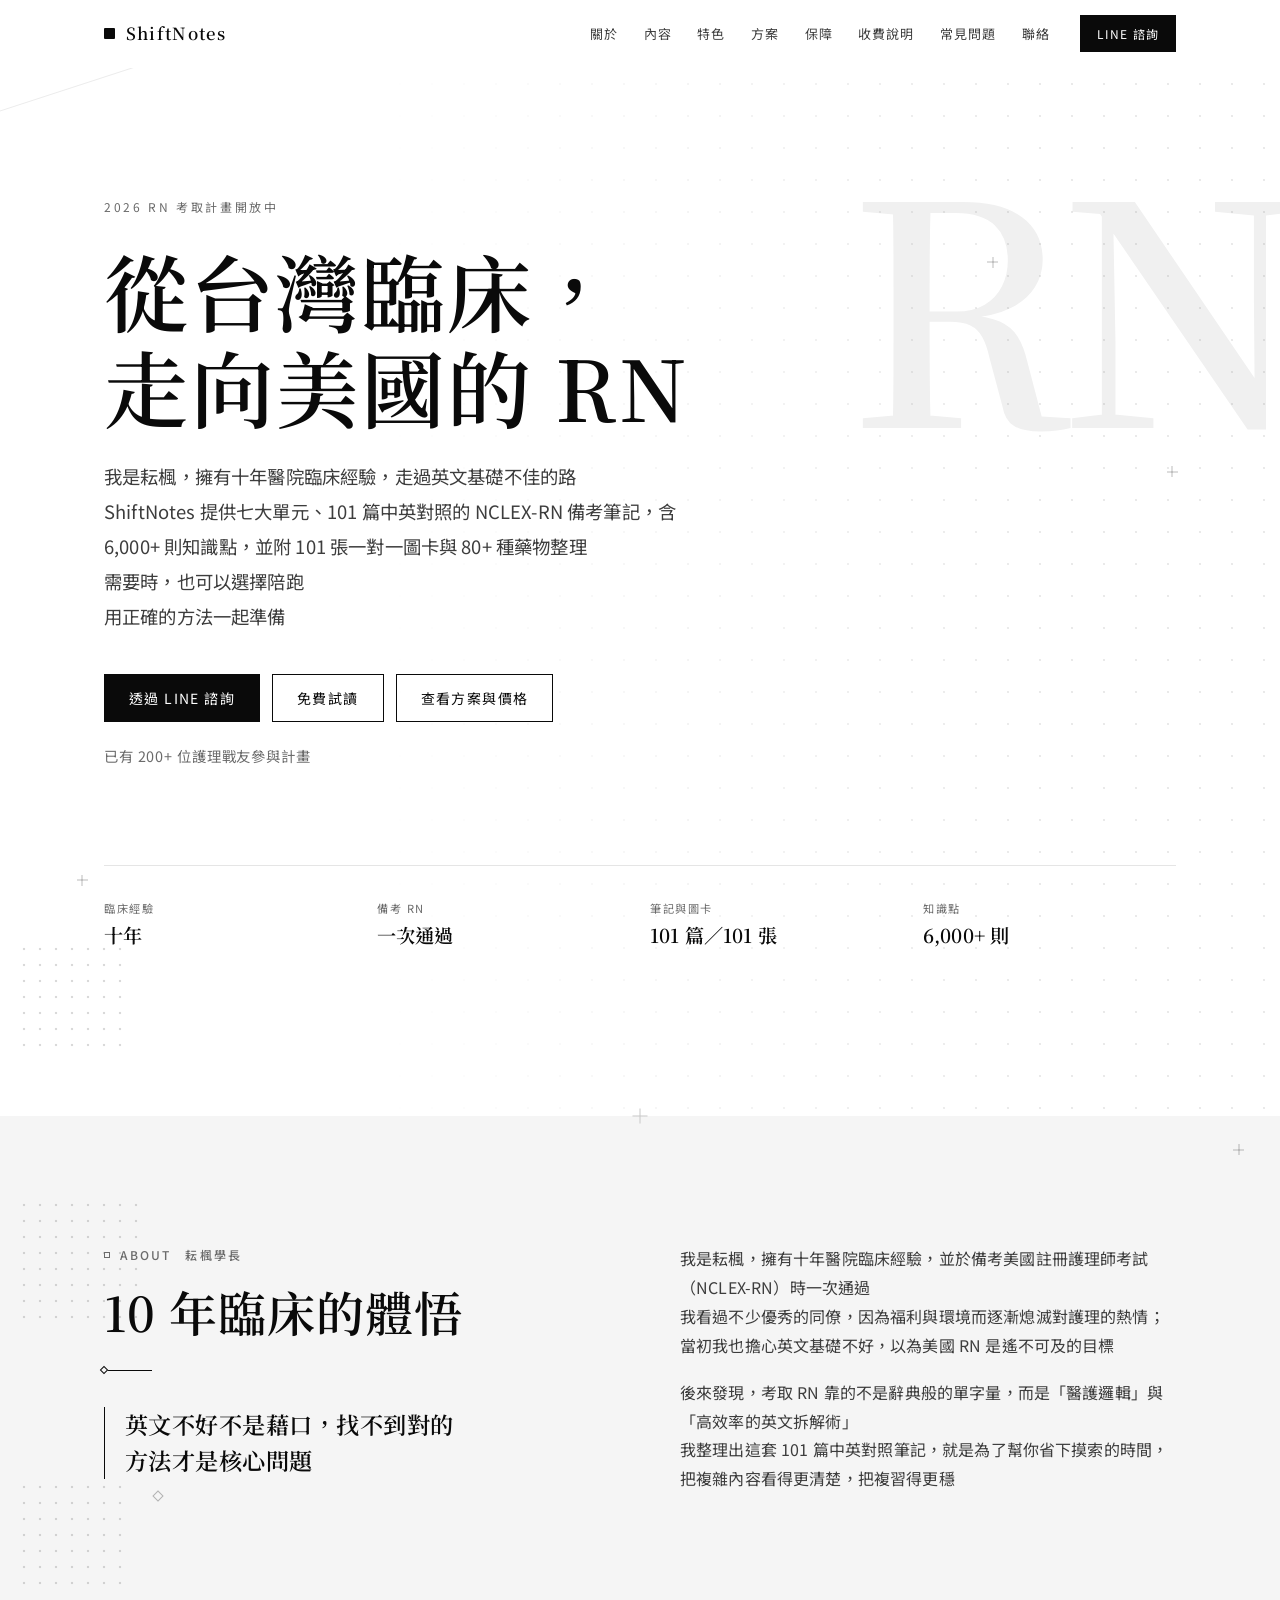
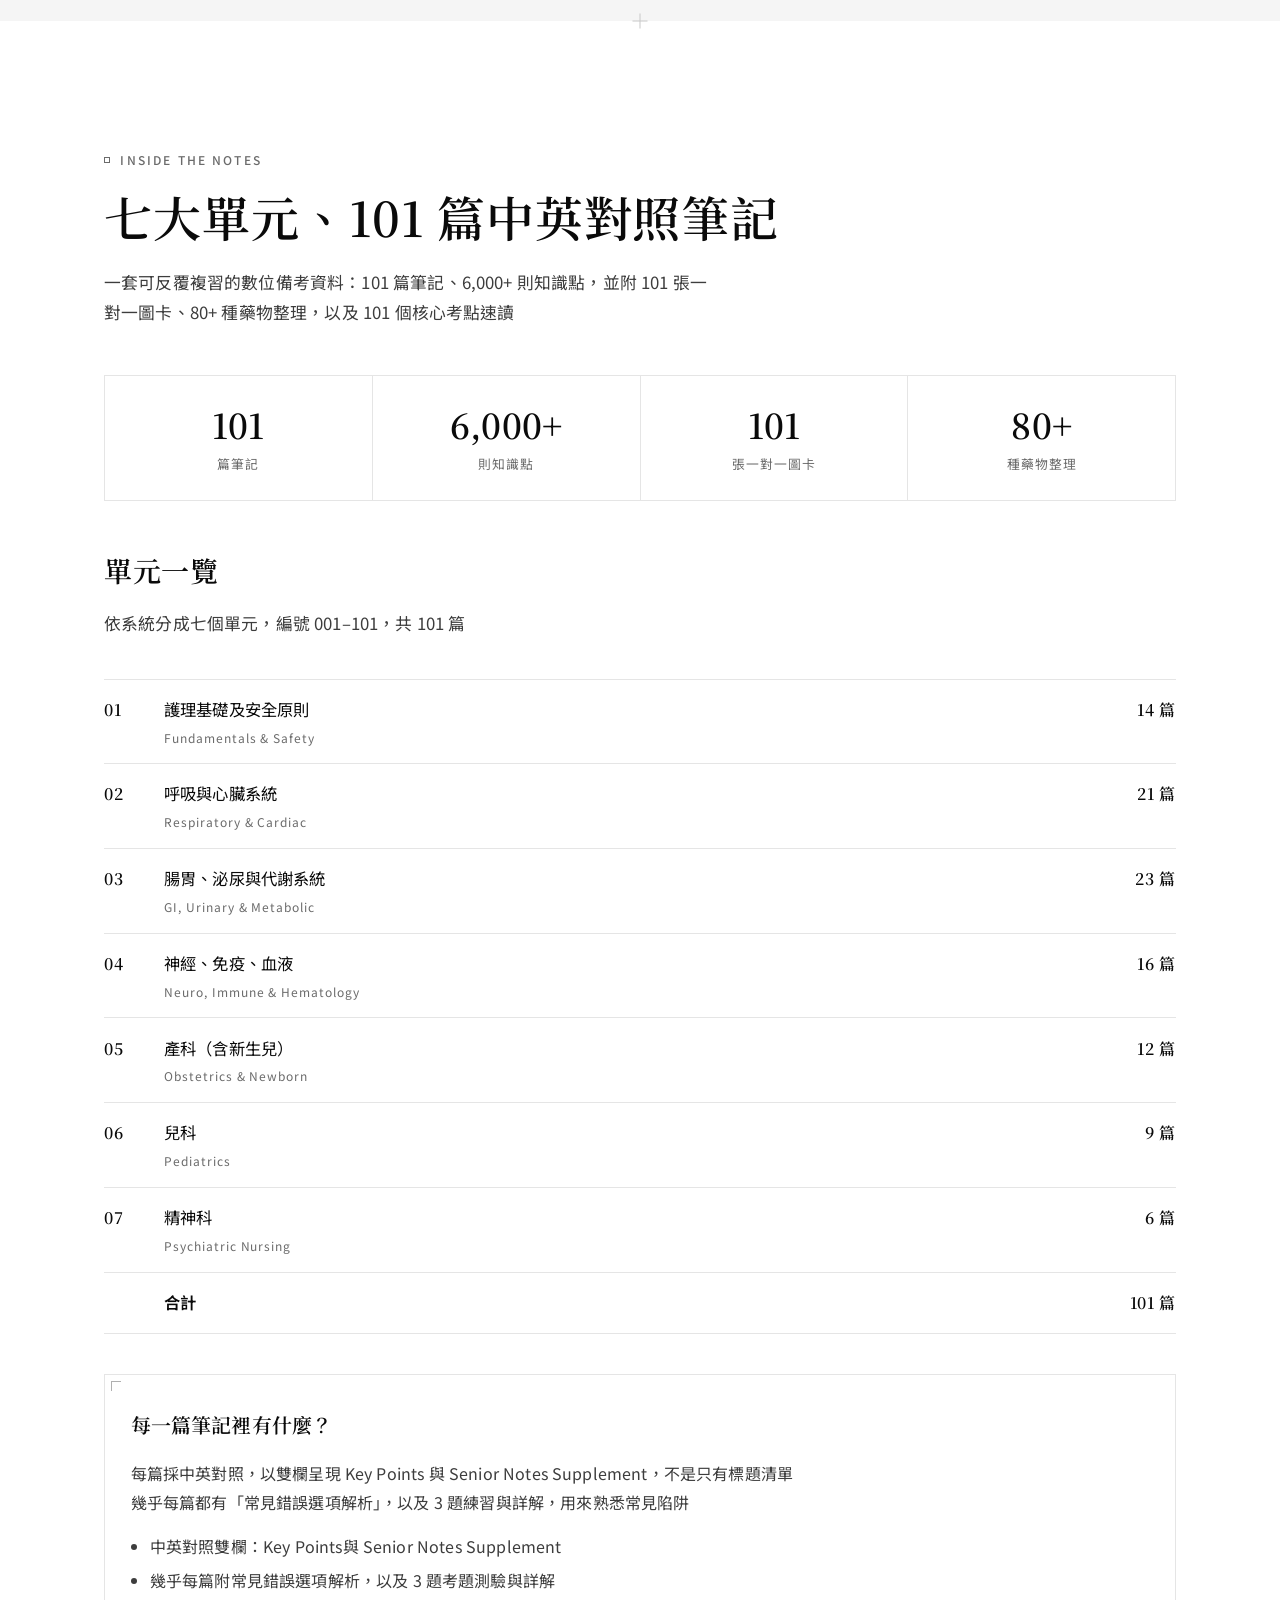
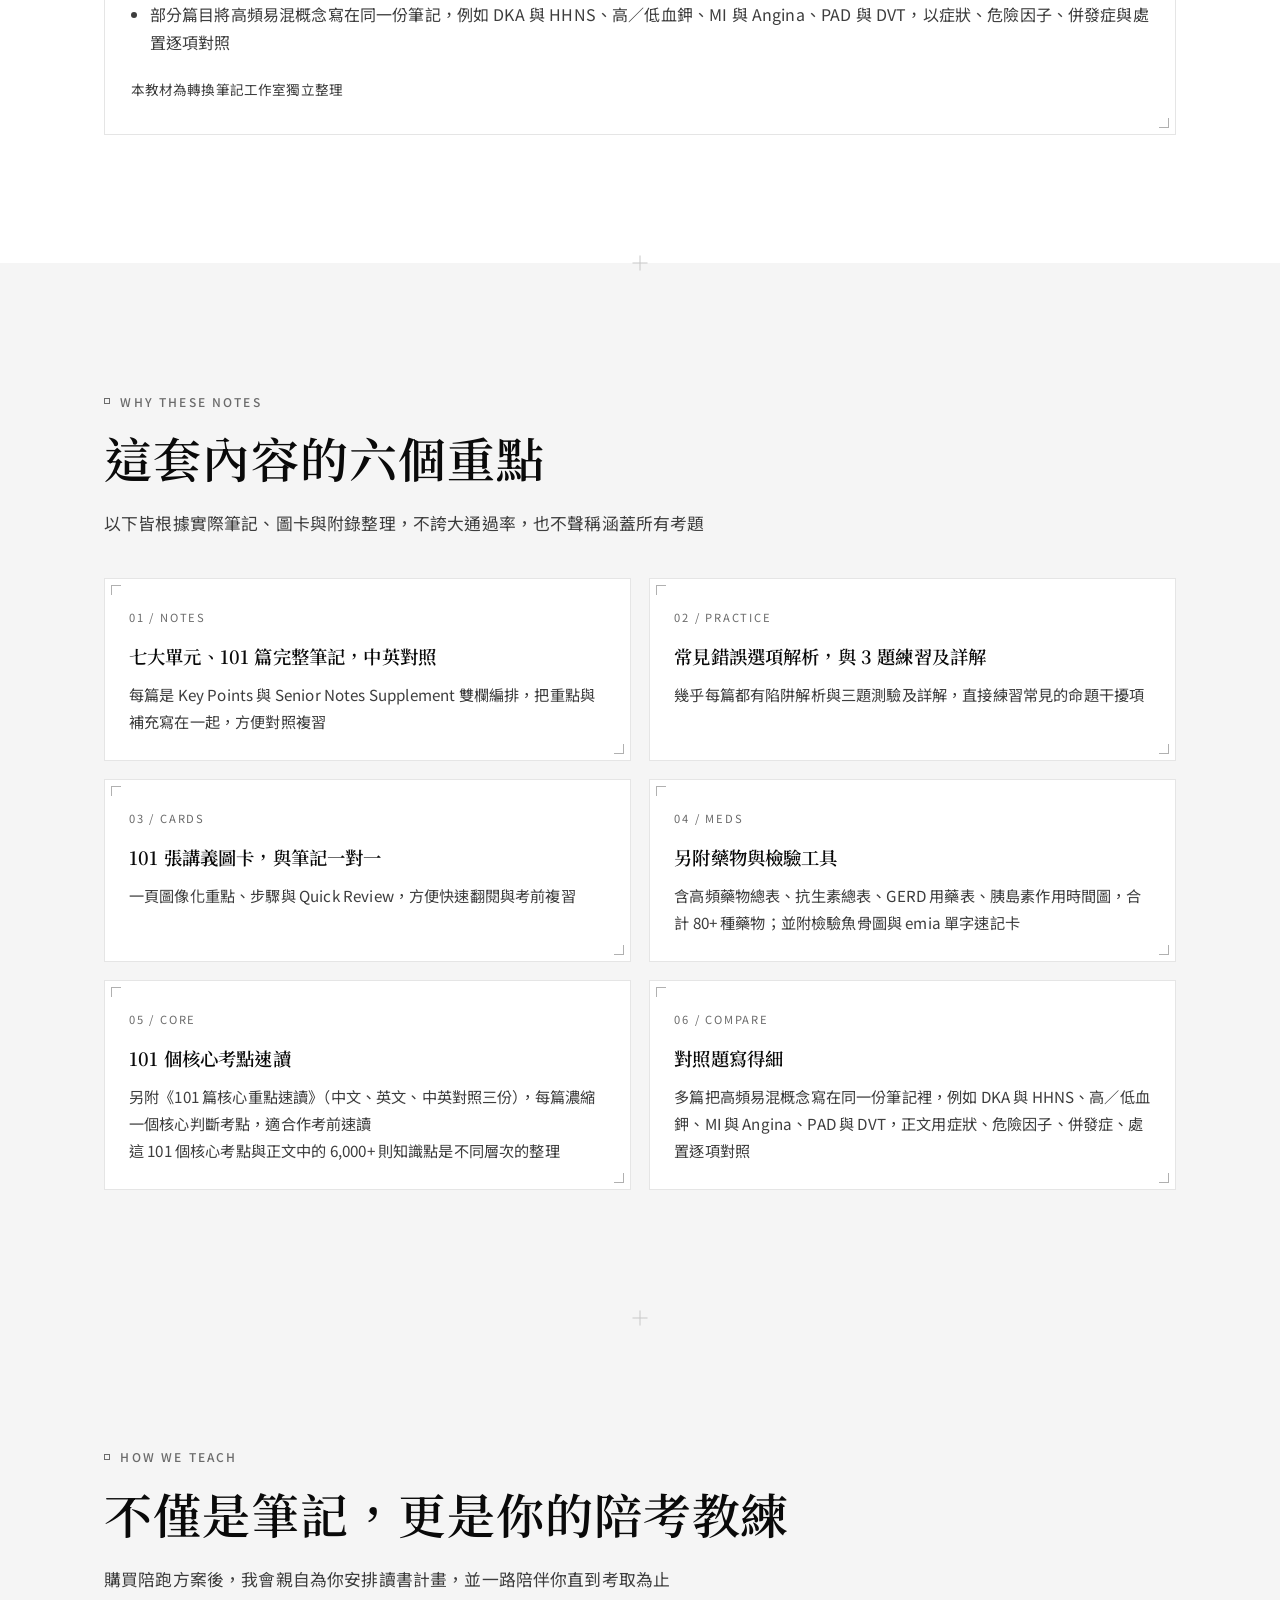
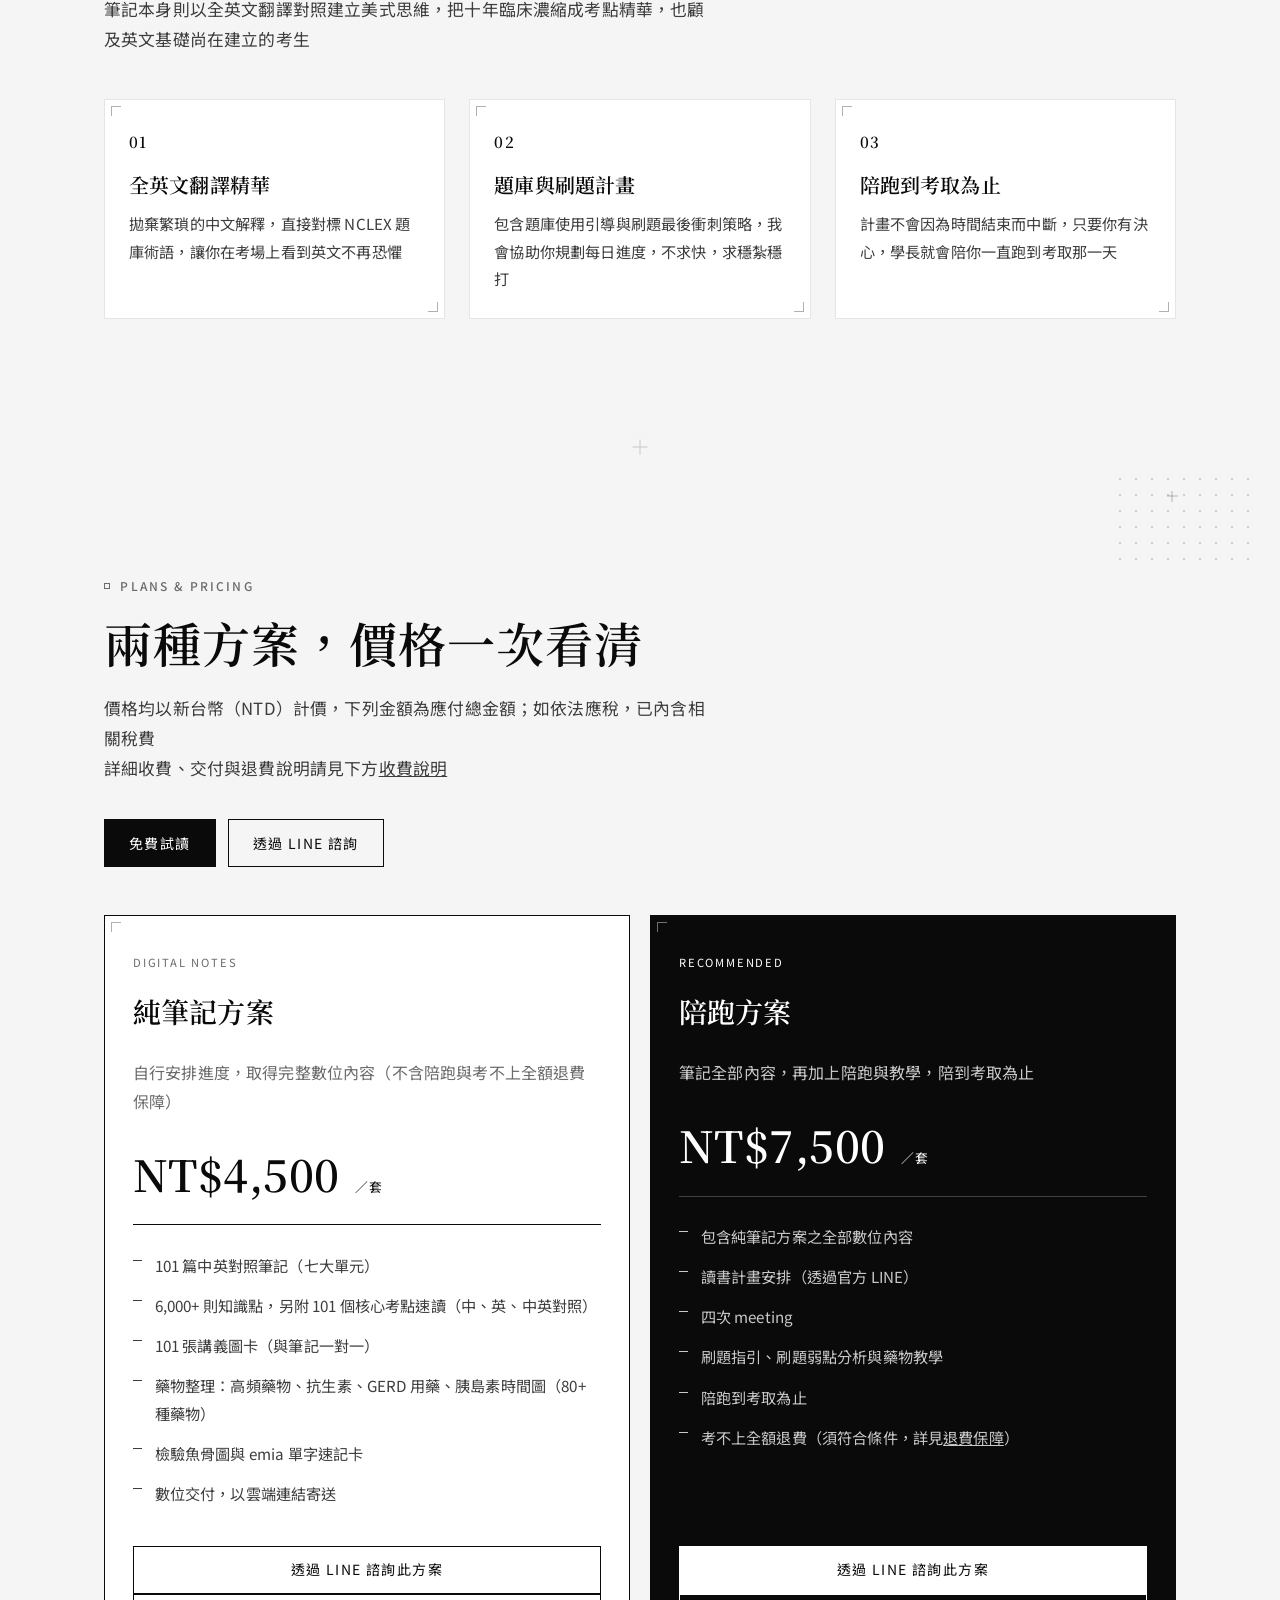
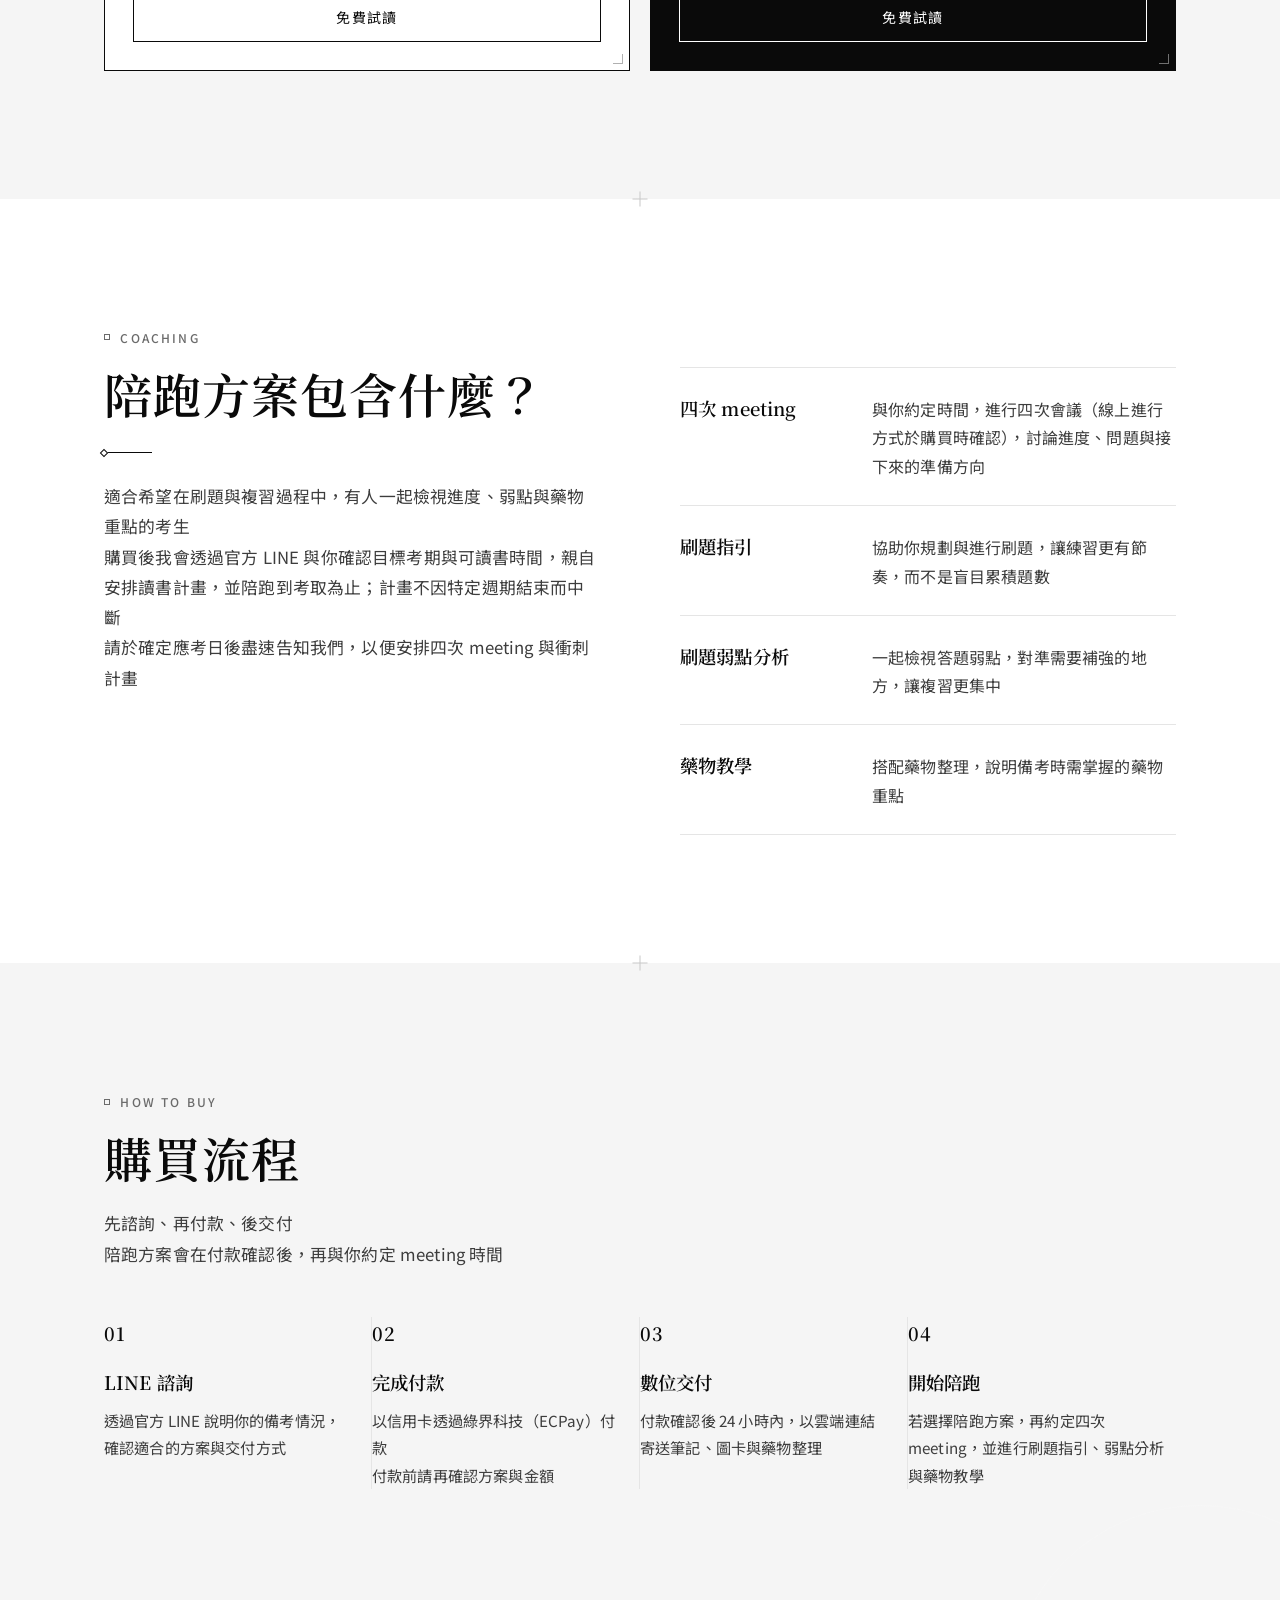
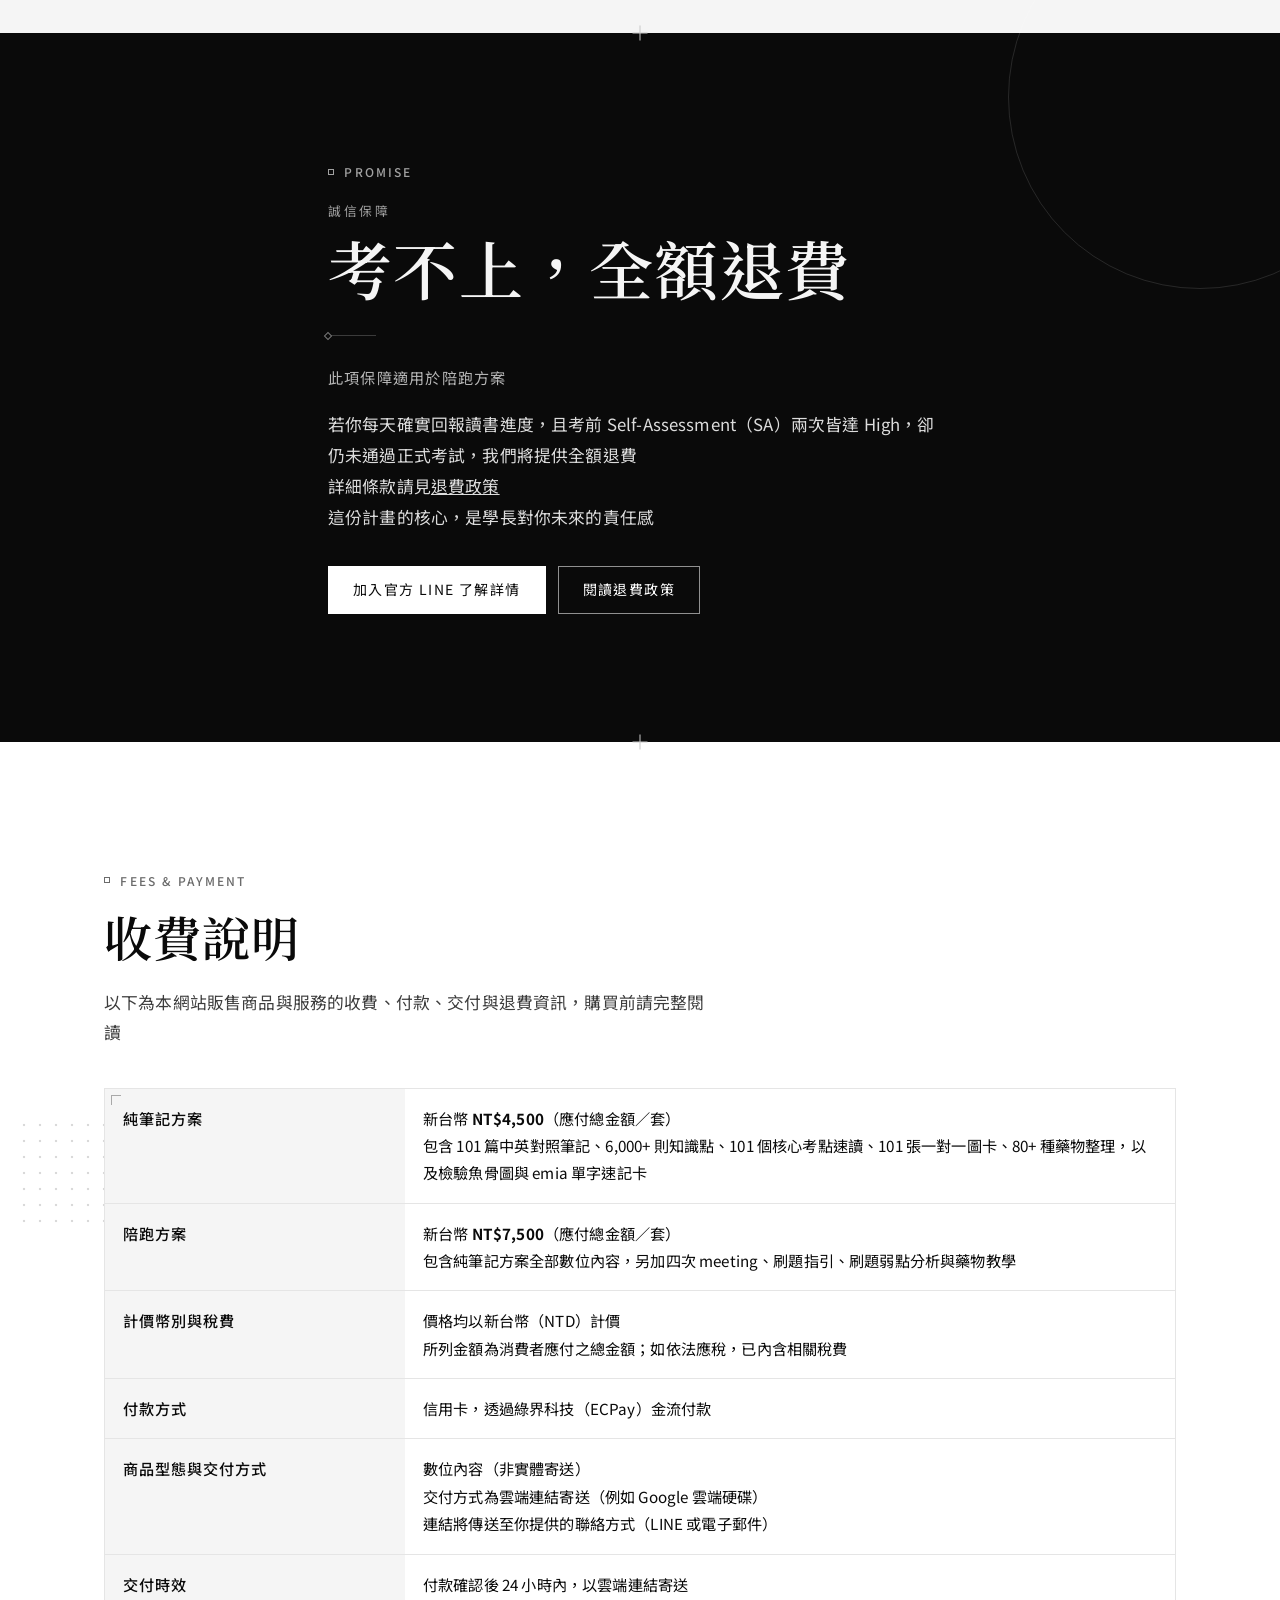
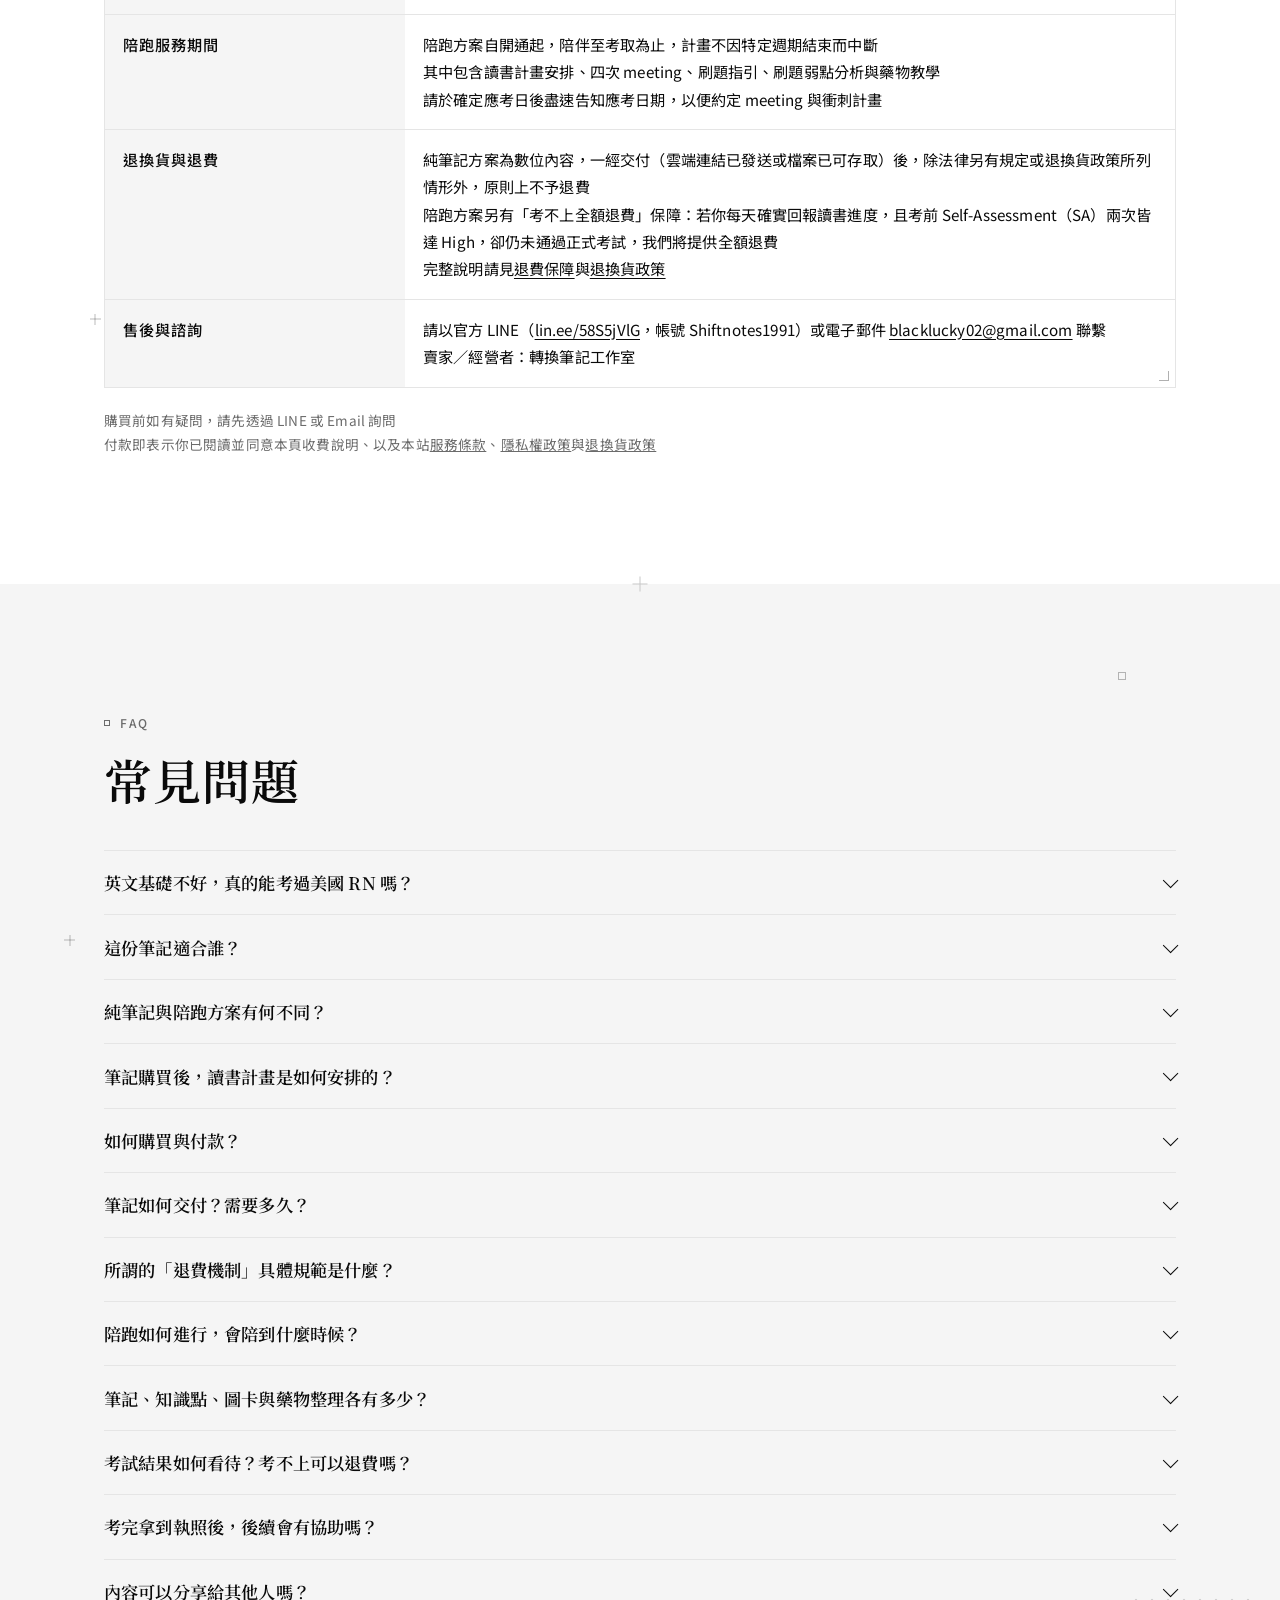
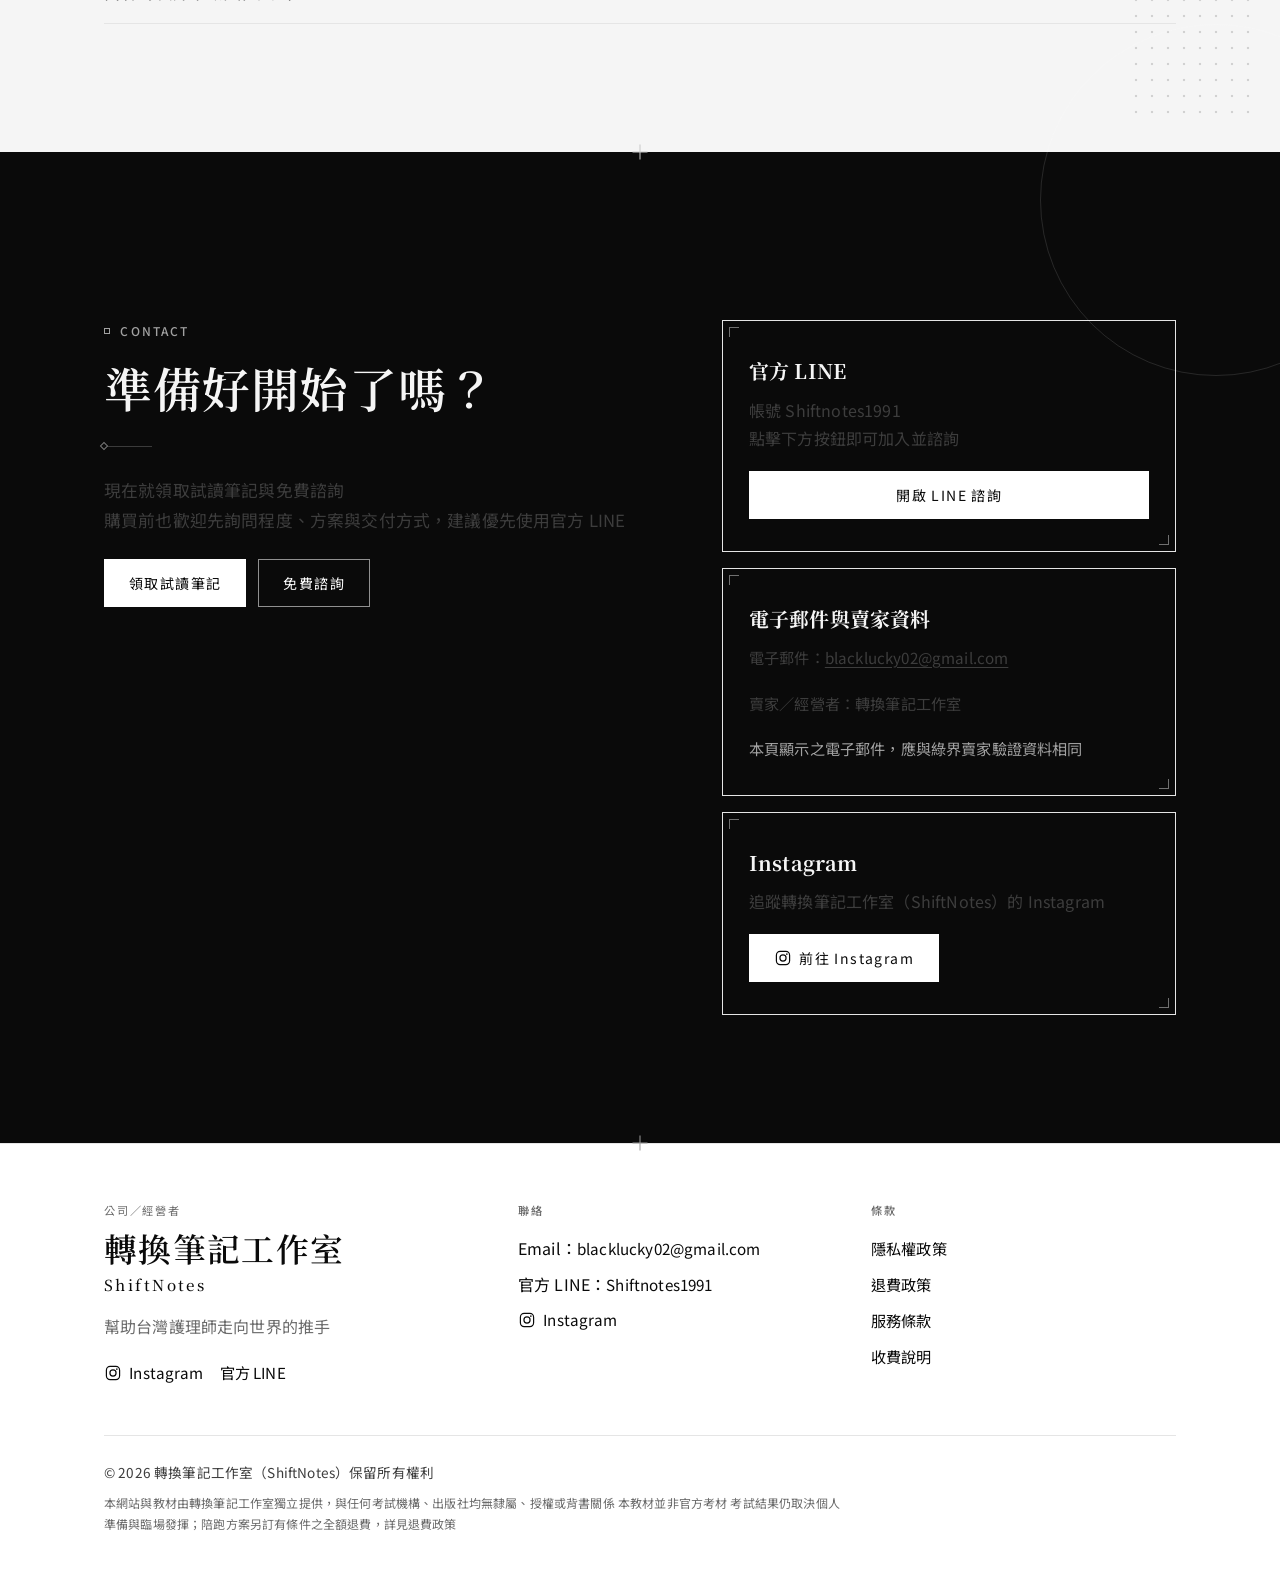
<file: index.html>
<!DOCTYPE html>
<html lang="zh-Hant-TW">
<head>
  <meta charset="utf-8">
  <meta name="google-site-verification" content="FZCJmwE3eq692PWmwrfCntpUUvdBJd4LD9IH0pfUKtM" />
  <meta name="viewport" content="width=device-width, initial-scale=1">
  <title>ShiftNotes｜耘楓學長的 RN 實戰教室</title>
  <meta name="description" content="ShiftNotes｜耘楓學長的 RN 實戰教室 2026 RN 考取計畫開放中 臨床十年的耘楓學長，以 101 篇中英對照 NCLEX-RN 筆記（6,000+ 則知識點、101 張圖卡、80+ 種藥物整理）與陪跑方案，陪你準備美國護理師考試 純筆記 NT$4,500；陪跑 NT$7,500，陪跑方案符合條件可申請考不上全額退費 已有 200+ 位護理戰友參與計畫">
  <meta name="keywords" content="NCLEX-RN 筆記, RN考試, 美國護理師考試, 陪跑, RN 備考, NCLEX, ShiftNotes, 耘楓學長">
  <meta name="author" content="ShiftNotes">
  <meta name="robots" content="index,follow">
  <link rel="canonical" href="https://shiftnotes.github.io/">
  <link rel="alternate" hreflang="zh-Hant-TW" href="https://shiftnotes.github.io/">
  <link rel="alternate" hreflang="x-default" href="https://shiftnotes.github.io/">
  <meta property="og:type" content="website">
  <meta property="og:locale" content="zh_TW">
  <meta property="og:site_name" content="ShiftNotes">
  <meta property="og:title" content="ShiftNotes｜耘楓學長的 RN 實戰教室">
  <meta property="og:description" content="耘楓學長的 RN 實戰教室：101 篇中英對照筆記、6,000+ 則知識點、101 張圖卡與 80+ 種藥物整理 純筆記 NT$4,500，陪跑 NT$7,500 已有 200+ 位護理戰友參與計畫">
  <meta property="og:url" content="https://shiftnotes.github.io/">
  <meta property="og:image" content="https://shiftnotes.github.io/assets/og-image.png">
  <meta property="og:image:alt" content="ShiftNotes｜耘楓學長的 RN 實戰教室">
  <meta property="og:image:width" content="1200">
  <meta property="og:image:height" content="630">
  <meta name="twitter:card" content="summary_large_image">
  <meta name="twitter:title" content="ShiftNotes｜耘楓學長的 RN 實戰教室">
  <meta name="twitter:description" content="耘楓學長的 RN 實戰教室：101 篇中英對照筆記、6,000+ 則知識點、101 張圖卡與 80+ 種藥物整理 純筆記 NT$4,500，陪跑 NT$7,500">
  <meta name="twitter:image" content="https://shiftnotes.github.io/assets/og-image.png">
  <meta name="theme-color" content="#0a0a0a">
  <link rel="icon" href="assets/favicon.svg" type="image/svg+xml">
  <link rel="icon" href="assets/favicon.ico" sizes="any">
  <link rel="icon" href="assets/favicon-32.png" type="image/png" sizes="32x32">
  <link rel="apple-touch-icon" href="assets/apple-touch-icon.png">
  <link rel="preconnect" href="https://fonts.googleapis.com">
  <link rel="preconnect" href="https://fonts.gstatic.com" crossorigin>
  <link href="https://fonts.googleapis.com/css2?family=Noto+Sans+TC:wght@300;400;500;700&family=Noto+Serif+TC:wght@400;500;600;700&display=swap" rel="stylesheet">
  <link rel="stylesheet" href="css/styles.css?v=4">
  <script type="application/ld+json">
{
 "@context": "https://schema.org",
 "@graph": [
  {
   "@type": "Organization",
   "@id": "https://shiftnotes.github.io/#organization",
   "name": "ShiftNotes",
   "alternateName": "轉換筆記工作室",
   "url": "https://shiftnotes.github.io/",
   "email": "blacklucky02@gmail.com",
   "logo": "https://shiftnotes.github.io/assets/og-image.png",
   "sameAs": [
    "https://lin.ee/58S5jVlG",
    "https://www.instagram.com/shiftnotes1991/"
   ]
  },
  {
   "@type": "WebSite",
   "@id": "https://shiftnotes.github.io/#website",
   "url": "https://shiftnotes.github.io/",
   "name": "ShiftNotes",
   "inLanguage": "zh-Hant-TW",
   "publisher": {
    "@id": "https://shiftnotes.github.io/#organization"
   }
  },
  {
   "@type": "Person",
   "@id": "https://shiftnotes.github.io/#person",
   "name": "耘楓學長",
   "alternateName": "耘楓",
   "jobTitle": "臨床護理師",
   "description": "臨床護理經驗十年，備考美國註冊護理師考試（NCLEX-RN）一次通過，已帶領多位學員通過 RN，已有 200+ 位護理戰友參與計畫 ",
   "worksFor": {
    "@id": "https://shiftnotes.github.io/#organization"
   }
  },
  {
   "@type": "Product",
   "@id": "https://shiftnotes.github.io/#product",
   "name": "ShiftNotes NCLEX-RN 備考筆記",
   "description": "美國護理師考試（NCLEX-RN）備考筆記 101 篇（中英對照、七大單元），含 6,000+ 則知識點、101 個核心考點速讀、101 張一對一圖卡，以及 80+ 種藥物整理與檢驗速查 可選擇陪跑方案，包含四次 meeting、刷題指引、刷題弱點分析與藥物教學 ",
   "brand": {
    "@type": "Brand",
    "name": "ShiftNotes"
   },
   "inLanguage": "zh-Hant-TW",
   "offers": [
    {
     "@type": "Offer",
     "name": "純筆記方案",
     "description": "包含 101 篇中英對照筆記、101 張一對一圖卡、80+ 種藥物整理、檢驗速查，以及 101 個核心考點速讀 ",
     "price": "4500",
     "priceCurrency": "TWD",
     "availability": "https://schema.org/InStock",
     "url": "https://shiftnotes.github.io/#plans",
     "seller": {
      "@id": "https://shiftnotes.github.io/#organization"
     },
     "hasMerchantReturnPolicy": {
      "@type": "MerchantReturnPolicy",
      "applicableCountry": "TW",
      "returnPolicyCategory": "https://schema.org/MerchantReturnNotPermitted",
      "merchantReturnLink": "https://shiftnotes.github.io/refund.html"
     },
     "shippingDetails": {
      "@type": "OfferShippingDetails",
      "shippingRate": {
       "@type": "MonetaryAmount",
       "value": "0",
       "currency": "TWD"
      },
      "shippingDestination": {
       "@type": "DefinedRegion",
       "addressCountry": "TW"
      },
      "deliveryTime": {
       "@type": "ShippingDeliveryTime",
       "handlingTime": {
        "@type": "QuantitativeValue",
        "minValue": 0,
        "maxValue": 1,
        "unitCode": "DAY"
       },
       "transitTime": {
        "@type": "QuantitativeValue",
        "minValue": 0,
        "maxValue": 0,
        "unitCode": "DAY"
       }
      }
     }
    },
    {
     "@type": "Offer",
     "name": "陪跑方案",
     "description": "包含純筆記方案全部數位內容，另加四次 meeting、刷題指引、刷題弱點分析與藥物教學 ",
     "price": "7500",
     "priceCurrency": "TWD",
     "availability": "https://schema.org/InStock",
     "url": "https://shiftnotes.github.io/#plans",
     "seller": {
      "@id": "https://shiftnotes.github.io/#organization"
     },
     "hasMerchantReturnPolicy": {
      "@type": "MerchantReturnPolicy",
      "applicableCountry": "TW",
      "returnPolicyCategory": "https://schema.org/MerchantReturnNotPermitted",
      "merchantReturnLink": "https://shiftnotes.github.io/refund.html"
     },
     "shippingDetails": {
      "@type": "OfferShippingDetails",
      "shippingRate": {
       "@type": "MonetaryAmount",
       "value": "0",
       "currency": "TWD"
      },
      "shippingDestination": {
       "@type": "DefinedRegion",
       "addressCountry": "TW"
      },
      "deliveryTime": {
       "@type": "ShippingDeliveryTime",
       "handlingTime": {
        "@type": "QuantitativeValue",
        "minValue": 0,
        "maxValue": 1,
        "unitCode": "DAY"
       },
       "transitTime": {
        "@type": "QuantitativeValue",
        "minValue": 0,
        "maxValue": 0,
        "unitCode": "DAY"
       }
      }
     }
    }
   ],
   "image": [
    "https://shiftnotes.github.io/assets/og-image.png"
   ]
  },
  {
   "@type": "FAQPage",
   "@id": "https://shiftnotes.github.io/#faq",
   "mainEntity": [
    {
     "@type": "Question",
     "name": "英文基礎不好，真的能考過美國 RN 嗎？",
     "acceptedAnswer": {
      "@type": "Answer",
      "text": "這是最常被問到的問題 NCLEX 考試考的是護理邏輯與臨床安全觀念，並非文學造詣 筆記把複雜的英文拆解為醫護人員熟悉的學術詞彙與關鍵字，只要掌握這些對標詞彙，英文基礎較弱也能著手應考 "
     }
    },
    {
     "@type": "Question",
     "name": "這份筆記適合誰？",
     "acceptedAnswer": {
      "@type": "Answer",
      "text": "適合正在準備美國註冊護理師考試（NCLEX-RN）的考生 無論你正在規劃讀書進度，或已開始刷題、希望把內容整理得更清楚，都可以先透過官方 LINE 諮詢，確認是否符合你目前的程度與需求 "
     }
    },
    {
     "@type": "Question",
     "name": "純筆記與陪跑方案有何不同？",
     "acceptedAnswer": {
      "@type": "Answer",
      "text": "兩種方案都包含 101 篇中英對照筆記、101 張一對一圖卡、80+ 種藥物整理、檢驗速查，以及 101 個核心考點速讀 陪跑方案另外包含讀書計畫安排、四次 meeting、刷題指引、刷題弱點分析與藥物教學，並陪跑到考取為止；符合條件者可申請考不上全額退費 純筆記方案為自行安排進度的數位內容，不含上述陪跑與退費保障 "
     }
    },
    {
     "@type": "Question",
     "name": "筆記購買後，讀書計畫是如何安排的？",
     "acceptedAnswer": {
      "@type": "Answer",
      "text": "購買陪跑方案後，學長會透過官方 LINE 與你聯繫，確認目標考期與每日可讀書時間 除了核心筆記內容，也會規劃題庫的使用時機與刷題最後衝刺策略，並以四次 meeting、刷題指引與弱點分析，陪伴你直到考取 "
     }
    },
    {
     "@type": "Question",
     "name": "如何購買與付款？",
     "acceptedAnswer": {
      "@type": "Answer",
      "text": "請先透過官方 LINE 諮詢並確認方案，再以信用卡透過綠界科技（ECPay）完成付款 價格均以新台幣計價，所列金額為應付總金額；如依法應稅，已內含相關稅費 "
     }
    },
    {
     "@type": "Question",
     "name": "筆記如何交付？需要多久？",
     "acceptedAnswer": {
      "@type": "Answer",
      "text": "本商品為數位內容，將以雲端連結寄送（例如 Google 雲端硬碟），付款確認後 24 小時內交付"
     }
    },
    {
     "@type": "Question",
     "name": "所謂的退費機制具體規範是什麼？",
     "acceptedAnswer": {
      "@type": "Answer",
      "text": "純筆記方案為數位內容，一經交付後，除法律另有規定或退換貨政策所列情形外，原則上不予退費 陪跑方案另有考不上全額退費保障：若你每天確實回報讀書進度，且考前 Self-Assessment（SA）兩次皆達 High，卻仍未通過正式考試，我們將提供全額退費 詳細條款見退費政策 "
     }
    },
    {
     "@type": "Question",
     "name": "陪跑如何進行，會陪到什麼時候？",
     "acceptedAnswer": {
      "@type": "Answer",
      "text": "陪跑方案自開通起陪伴至考取為止，計畫不因特定週期結束而中斷 其中包含四次 meeting（線上進行，時間另行約定）、刷題指引、刷題弱點分析與藥物教學 請於確定應考日後盡速告知，以便安排 meeting 與衝刺計畫 "
     }
    },
    {
     "@type": "Question",
     "name": "筆記、知識點、圖卡與藥物整理各有多少？",
     "acceptedAnswer": {
      "@type": "Answer",
      "text": "筆記共 101 篇，分為七大單元 知識點以較保守的方式標示為 6,000+ 則（詳細估計約 6,700 則） 另有《101 篇核心重點速讀》，每篇濃縮 1 個核心考點，與上述知識點是不同層次的整理 圖卡 101 張，與筆記一對一 藥物整理涵蓋高頻藥物、抗生素、GERD 用藥與胰島素作用時間圖，合計 80+ 種藥物，並附檢驗魚骨圖與 emia 單字速記卡 "
     }
    },
    {
     "@type": "Question",
     "name": "考試結果如何看待？考不上可以退費嗎？",
     "acceptedAnswer": {
      "@type": "Answer",
      "text": "考試結果仍取決你的基礎、投入與臨場發揮，本網站不就通過考試作出無條件保證 惟購買陪跑方案者，如每天確實回報讀書進度，且考前 Self-Assessment（SA）兩次皆達 High，卻仍未通過正式考試，可依退費政策申請全額退費 純筆記方案不適用此項保障 "
     }
    },
    {
     "@type": "Question",
     "name": "考完拿到執照後，後續會有協助嗎？",
     "acceptedAnswer": {
      "@type": "Answer",
      "text": "拿到執照只是開始 學長也會分享後續關於美國醫院應徵、履歷撰寫以及過渡期的心路歷程，讓你不只是考到執照，更能著手準備出國工作 "
     }
    },
    {
     "@type": "Question",
     "name": "內容可以分享給其他人嗎？",
     "acceptedAnswer": {
      "@type": "Answer",
      "text": "筆記、圖卡與藥物整理僅授權購買者本人備考使用，請勿重製、轉售、公開傳輸或提供他人使用 詳見服務條款 "
     }
    }
   ]
  }
 ]
}
</script>
</head>
<body>
  <header class="site-header">
    <a class="skip-link" href="#main">跳至主要內容</a>
    <div class="header-inner">
      <a class="logo" href="index.html">
        <span class="logo-mark" aria-hidden="true"></span>
        <span class="logo-text">ShiftNotes</span>
      </a>
      <nav class="nav-desktop" aria-label="主要">
        <a href="#about">關於</a>
        <a href="#contents">內容</a>
        <a href="#features">特色</a>
        <a href="#plans">方案</a>
        <a href="#guarantee">保障</a>
        <a href="#fees">收費說明</a>
        <a href="#faq">常見問題</a>
        <a href="#contact">聯絡</a>
      </nav>
      <a class="btn btn-sm btn-solid header-cta" href="https://lin.ee/58S5jVlG" target="_blank" rel="noopener noreferrer">LINE 諮詢</a>
      <button class="nav-toggle" type="button" aria-expanded="false" aria-controls="nav-mobile" aria-label="開啟選單">
        <span></span><span></span><span></span>
      </button>
    </div>
  </header>
  <div id="nav-mobile" class="nav-mobile" hidden>
    <nav aria-label="行動版選單">
      <a href="#about">關於</a>
      <a href="#contents">內容</a>
      <a href="#features">特色</a>
      <a href="#plans">方案</a>
      <a href="#coaching">陪跑內容</a>
      <a href="#guarantee">退費保障</a>
      <a href="#process">購買流程</a>
      <a href="#fees">收費說明</a>
      <a href="#faq">常見問題</a>
      <a href="#contact">聯絡</a>
      <a class="btn btn-invert" href="https://lin.ee/58S5jVlG" target="_blank" rel="noopener noreferrer">透過官方 LINE 諮詢</a>
    </nav>
  </div>

  <main id="main">
    <section class="hero" aria-labelledby="hero-title">
      <div class="hero-bg-num" aria-hidden="true">RN</div>
      <div class="geo-layer geo-hero" aria-hidden="true">
        <span class="geo-grid"></span>
        <span class="geo-ring geo-ring-lg"></span>
        <span class="geo-ring geo-ring-md"></span>
        <span class="geo-arc"></span>
        <span class="geo-half"></span>
        <span class="geo-plus geo-plus-a"></span>
        <span class="geo-plus geo-plus-b"></span>
        <span class="geo-plus geo-plus-c"></span>
        <span class="geo-sq geo-sq-a"></span>
        <span class="geo-diag"></span>
      </div>
      <div class="hero-inner reveal">
        <span class="hero-kicker">2026 RN 考取計畫開放中</span>
        <h1 id="hero-title">從台灣臨床，<br>走向美國的 RN</h1>
        <p class="hero-sub">我是耘楓，擁有十年醫院臨床經驗，走過英文基礎不佳的路<br>ShiftNotes 提供七大單元、101 篇中英對照的 NCLEX-RN 備考筆記，含 6,000+ 則知識點，並附 101 張一對一圖卡與 80+ 種藥物整理<br>需要時，也可以選擇陪跑<br>用正確的方法一起準備</p>
        <div class="hero-actions">
          <a class="btn btn-solid" href="https://lin.ee/58S5jVlG" target="_blank" rel="noopener noreferrer">透過 LINE 諮詢</a>
          <a class="btn btn-ghost" href="https://drive.google.com/drive/folders/1croN3e0fPb0H_4UqSa8RR00lFnD3cMA1" target="_blank" rel="noopener">免費試讀</a>
          <a class="btn btn-ghost" href="#plans">查看方案與價格</a>
        </div>
        <p class="hero-proof">已有 200+ 位護理戰友參與計畫</p>
        <dl class="hero-meta">
          <div>
            <dt>臨床經驗</dt>
            <dd>十年</dd>
          </div>
          <div>
            <dt>備考 RN</dt>
            <dd>一次通過</dd>
          </div>
          <div>
            <dt>筆記與圖卡</dt>
            <dd>101 篇／101 張</dd>
          </div>
          <div>
            <dt>知識點</dt>
            <dd>6,000+ 則</dd>
          </div>
        </dl>
      </div>
    </section>

    <section class="section section-soft" id="about" aria-labelledby="about-title">
      <div class="geo-layer geo-about" aria-hidden="true">
        <span class="geo-ring geo-ring-about"></span>
        <span class="geo-half geo-half-about"></span>
        <span class="geo-plus geo-plus-d"></span>
        <span class="geo-sq geo-sq-b"></span>
      </div>
      <div class="wrap split">
        <div>
          <span class="eyebrow">About　耘楓學長</span>
          <h2 class="section-title" id="about-title">10 年臨床的體悟</h2>
          <span class="rule"></span>
          <blockquote class="pull-quote">
            <p>英文不好不是藉口，找不到對的方法才是核心問題</p>
          </blockquote>
        </div>
        <div class="prose">
          <p>我是耘楓，擁有十年醫院臨床經驗，並於備考美國註冊護理師考試（NCLEX-RN）時一次通過<br>我看過不少優秀的同僚，因為福利與環境而逐漸熄滅對護理的熱情；當初我也擔心英文基礎不好，以為美國 RN 是遙不可及的目標</p>
          <p>後來發現，考取 RN 靠的不是辭典般的單字量，而是「醫護邏輯」與「高效率的英文拆解術」<br>我整理出這套 101 篇中英對照筆記，就是為了幫你省下摸索的時間，把複雜內容看得更清楚，把複習得更穩</p>
        </div>
      </div>
    </section>

    <section class="section" id="contents" aria-labelledby="contents-title">
      <div class="wrap">
        <span class="eyebrow">Inside the notes</span>
        <h2 class="section-title" id="contents-title">七大單元、101 篇中英對照筆記</h2>
        <p class="lede">一套可反覆複習的數位備考資料：101 篇筆記、6,000+ 則知識點，並附 101 張一對一圖卡、80+ 種藥物整理，以及 101 個核心考點速讀</p>

        <div class="stat-grid">
          <div class="stat">
            <span class="stat-value">101</span>
            <span class="stat-label">篇筆記</span>
          </div>
          <div class="stat">
            <span class="stat-value">6,000+</span>
            <span class="stat-label">則知識點</span>
          </div>
          <div class="stat">
            <span class="stat-value">101</span>
            <span class="stat-label">張一對一圖卡</span>
          </div>
          <div class="stat">
            <span class="stat-value">80+</span>
            <span class="stat-label">種藥物整理</span>
          </div>
        </div>

        <h3 class="section-title" style="font-size:clamp(1.35rem,2.6vw,1.75rem);margin-top:3.25rem;">單元一覽</h3>
        <p class="lede">依系統分成七個單元，編號 001–101，共 101 篇</p>
        <ol class="unit-list">
          <li>
            <span class="n">01</span>
            <span class="unit-name">護理基礎及安全原則<span class="unit-en">Fundamentals &amp; Safety</span></span>
            <span class="count">14 篇</span>
          </li>
          <li>
            <span class="n">02</span>
            <span class="unit-name">呼吸與心臟系統<span class="unit-en">Respiratory &amp; Cardiac</span></span>
            <span class="count">21 篇</span>
          </li>
          <li>
            <span class="n">03</span>
            <span class="unit-name">腸胃、泌尿與代謝系統<span class="unit-en">GI, Urinary &amp; Metabolic</span></span>
            <span class="count">23 篇</span>
          </li>
          <li>
            <span class="n">04</span>
            <span class="unit-name">神經、免疫、血液<span class="unit-en">Neuro, Immune &amp; Hematology</span></span>
            <span class="count">16 篇</span>
          </li>
          <li>
            <span class="n">05</span>
            <span class="unit-name">產科（含新生兒）<span class="unit-en">Obstetrics &amp; Newborn</span></span>
            <span class="count">12 篇</span>
          </li>
          <li>
            <span class="n">06</span>
            <span class="unit-name">兒科<span class="unit-en">Pediatrics</span></span>
            <span class="count">9 篇</span>
          </li>
          <li>
            <span class="n">07</span>
            <span class="unit-name">精神科<span class="unit-en">Psychiatric Nursing</span></span>
            <span class="count">6 篇</span>
          </li>
          <li class="unit-total">
            <span class="n"></span>
            <span class="unit-name">合計</span>
            <span class="count">101 篇</span>
          </li>
        </ol>

        <div class="note-format">
          <h3>每一篇筆記裡有什麼？</h3>
          <p>每篇採中英對照，以雙欄呈現 Key Points 與 Senior Notes Supplement，不是只有標題清單<br>幾乎每篇都有「常見錯誤選項解析」，以及 3 題練習與詳解，用來熟悉常見陷阱</p>
          <ul>
            <li>中英對照雙欄：Key Points與 Senior Notes Supplement</li>
            <li>幾乎每篇附常見錯誤選項解析，以及 3 題考題測驗與詳解</li>
            <li>部分篇目將高頻易混概念寫在同一份筆記，例如 DKA 與 HHNS、高／低血鉀、MI 與 Angina、PAD 與 DVT，以症狀、危險因子、併發症與處置逐項對照</li>
          </ul>
          <p class="fine-print">本教材為轉換筆記工作室獨立整理</p>
        </div>
      </div>
    </section>

    <section class="section section-soft" id="highlights" aria-labelledby="highlights-title">
      <div class="wrap">
        <span class="eyebrow">Why these notes</span>
        <h2 class="section-title" id="highlights-title">這套內容的六個重點</h2>
        <p class="lede">以下皆根據實際筆記、圖卡與附錄整理，不誇大通過率，也不聲稱涵蓋所有考題</p>
        <div class="sell-grid">
          <article class="sell-item">
            <span class="feature-index">01  /  NOTES</span>
            <h3>七大單元、101 篇完整筆記，中英對照</h3>
            <p>每篇是 Key Points 與 Senior Notes Supplement 雙欄編排，把重點與補充寫在一起，方便對照複習</p>
          </article>
          <article class="sell-item">
            <span class="feature-index">02  /  PRACTICE</span>
            <h3>常見錯誤選項解析，與 3 題練習及詳解</h3>
            <p>幾乎每篇都有陷阱解析與三題測驗及詳解，直接練習常見的命題干擾項</p>
          </article>
          <article class="sell-item">
            <span class="feature-index">03  /  CARDS</span>
            <h3>101 張講義圖卡，與筆記一對一</h3>
            <p>一頁圖像化重點、步驟與 Quick Review，方便快速翻閱與考前複習</p>
          </article>
          <article class="sell-item">
            <span class="feature-index">04  /  MEDS</span>
            <h3>另附藥物與檢驗工具</h3>
            <p>含高頻藥物總表、抗生素總表、GERD 用藥表、胰島素作用時間圖，合計 80+ 種藥物；並附檢驗魚骨圖與 emia 單字速記卡</p>
          </article>
          <article class="sell-item">
            <span class="feature-index">05  /  CORE</span>
            <h3>101 個核心考點速讀</h3>
            <p>另附《101 篇核心重點速讀》（中文、英文、中英對照三份），每篇濃縮一個核心判斷考點，適合作考前速讀<br>這 101 個核心考點與正文中的 6,000+ 則知識點是不同層次的整理</p>
          </article>
          <article class="sell-item">
            <span class="feature-index">06  /  COMPARE</span>
            <h3>對照題寫得細</h3>
            <p>多篇把高頻易混概念寫在同一份筆記裡，例如 DKA 與 HHNS、高／低血鉀、MI 與 Angina、PAD 與 DVT，正文用症狀、危險因子、併發症、處置逐項對照</p>
          </article>
        </div>
      </div>
    </section>


    <section class="section section-soft" id="features" aria-labelledby="features-title">
      <div class="wrap">
        <span class="eyebrow">How we teach</span>
        <h2 class="section-title" id="features-title">不僅是筆記，更是你的陪考教練</h2>
        <p class="lede">購買陪跑方案後，我會親自為你安排讀書計畫，並一路陪伴你直到考取為止<br>筆記本身則以全英文翻譯對照建立美式思維，把十年臨床濃縮成考點精華，也顧及英文基礎尚在建立的考生</p>
        <div class="feature-trio">
          <article class="trio-item">
            <span class="trio-index">01</span>
            <h3>全英文翻譯精華</h3>
            <p>拋棄繁瑣的中文解釋，直接對標 NCLEX 題庫術語，讓你在考場上看到英文不再恐懼</p>
          </article>
          <article class="trio-item">
            <span class="trio-index">02</span>
            <h3>題庫與刷題計畫</h3>
            <p>包含題庫使用引導與刷題最後衝刺策略，我會協助你規劃每日進度，不求快，求穩紮穩打</p>
          </article>
          <article class="trio-item">
            <span class="trio-index">03</span>
            <h3>陪跑到考取為止</h3>
            <p>計畫不會因為時間結束而中斷，只要你有決心，學長就會陪你一直跑到考取那一天</p>
          </article>
        </div>
      </div>
    </section>

    <section class="section section-soft" id="plans" aria-labelledby="plans-title">
      <div class="geo-layer geo-plans" aria-hidden="true">
        <span class="geo-ring geo-ring-plans"></span>
        <span class="geo-plus geo-plus-e"></span>
      </div>
      <div class="wrap">
        <span class="eyebrow">Plans &amp; pricing</span>
        <h2 class="section-title" id="plans-title">兩種方案，價格一次看清</h2>
        <p class="lede">價格均以新台幣（NTD）計價，下列金額為應付總金額；如依法應稅，已內含相關稅費<br>詳細收費、交付與退費說明請見下方<a href="#fees">收費說明</a></p>
        <div class="hero-actions plans-actions">
          <a class="btn btn-solid" href="https://drive.google.com/drive/folders/1croN3e0fPb0H_4UqSa8RR00lFnD3cMA1" target="_blank" rel="noopener">免費試讀</a>
          <a class="btn btn-ghost" href="https://lin.ee/58S5jVlG" target="_blank" rel="noopener noreferrer">透過 LINE 諮詢</a>
        </div>

        <div class="plan-grid">
          <article class="plan" id="plan-notes">
            <p class="plan-eyebrow muted">Digital notes</p>
            <h3>純筆記方案</h3>
            <p class="muted">自行安排進度，取得完整數位內容（不含陪跑與考不上全額退費保障）</p>
            <p class="plan-price">NT$4,500 <small>／套</small></p>
            <ul class="plan-includes">
              <li>101 篇中英對照筆記（七大單元）</li>
              <li>6,000+ 則知識點，另附 101 個核心考點速讀（中、英、中英對照）</li>
              <li>101 張講義圖卡（與筆記一對一）</li>
              <li>藥物整理：高頻藥物、抗生素、GERD 用藥、胰島素時間圖（80+ 種藥物）</li>
              <li>檢驗魚骨圖與 emia 單字速記卡</li>
              <li>數位交付，以雲端連結寄送</li>
            </ul>
            <a class="btn btn-ghost btn-block" href="https://lin.ee/58S5jVlG" target="_blank" rel="noopener noreferrer">透過 LINE 諮詢此方案</a>
            <a class="btn btn-ghost btn-block" href="https://drive.google.com/drive/folders/1croN3e0fPb0H_4UqSa8RR00lFnD3cMA1" target="_blank" rel="noopener">免費試讀</a>
          </article>

          <article class="plan plan-featured" id="plan-coaching">
            <p class="plan-eyebrow">Recommended</p>
            <h3>陪跑方案</h3>
            <p class="muted">筆記全部內容，再加上陪跑與教學，陪到考取為止</p>
            <p class="plan-price">NT$7,500 <small>／套</small></p>
            <ul class="plan-includes">
              <li>包含純筆記方案之全部數位內容</li>
              <li>讀書計畫安排（透過官方 LINE）</li>
              <li>四次 meeting</li>
              <li>刷題指引、刷題弱點分析與藥物教學</li>
              <li>陪跑到考取為止</li>
              <li>考不上全額退費（須符合條件，詳見<a href="#guarantee">退費保障</a>）</li>
            </ul>
            <a class="btn btn-invert btn-block" href="https://lin.ee/58S5jVlG" target="_blank" rel="noopener noreferrer">透過 LINE 諮詢此方案</a>
            <a class="btn btn-ghost btn-block plan-trial" href="https://drive.google.com/drive/folders/1croN3e0fPb0H_4UqSa8RR00lFnD3cMA1" target="_blank" rel="noopener">免費試讀</a>
          </article>
        </div>
      </div>
    </section>

    <section class="section" id="coaching" aria-labelledby="coaching-title">
      <div class="wrap split">
        <div>
          <span class="eyebrow">Coaching</span>
          <h2 class="section-title" id="coaching-title">陪跑方案包含什麼？</h2>
          <span class="rule"></span>
          <p class="lede">適合希望在刷題與複習過程中，有人一起檢視進度、弱點與藥物重點的考生<br>購買後我會透過官方 LINE 與你確認目標考期與可讀書時間，親自安排讀書計畫，並陪跑到考取為止；計畫不因特定週期結束而中斷<br>請於確定應考日後盡速告知我們，以便安排四次 meeting 與衝刺計畫</p>
        </div>
        <ol class="detail-list">
          <li>
            <h3>四次 meeting</h3>
            <p>與你約定時間，進行四次會議（線上進行方式於購買時確認），討論進度、問題與接下來的準備方向</p>
          </li>
          <li>
            <h3>刷題指引</h3>
            <p>協助你規劃與進行刷題，讓練習更有節奏，而不是盲目累積題數</p>
          </li>
          <li>
            <h3>刷題弱點分析</h3>
            <p>一起檢視答題弱點，對準需要補強的地方，讓複習更集中</p>
          </li>
          <li>
            <h3>藥物教學</h3>
            <p>搭配藥物整理，說明備考時需掌握的藥物重點</p>
          </li>
        </ol>
      </div>
    </section>

    <section class="section section-soft" id="process" aria-labelledby="process-title">
      <div class="wrap">
        <span class="eyebrow">How to buy</span>
        <h2 class="section-title" id="process-title">購買流程</h2>
        <p class="lede">先諮詢、再付款、後交付<br>陪跑方案會在付款確認後，再與你約定 meeting 時間</p>
        <ol class="steps">
          <li>
            <h3>LINE 諮詢</h3>
            <p>透過官方 LINE 說明你的備考情況，確認適合的方案與交付方式</p>
          </li>
          <li>
            <h3>完成付款</h3>
            <p>以信用卡透過綠界科技（ECPay）付款<br>付款前請再確認方案與金額</p>
          </li>
          <li>
            <h3>數位交付</h3>
            <p>付款確認後 24 小時內，以雲端連結寄送筆記、圖卡與藥物整理</p>
          </li>
          <li>
            <h3>開始陪跑</h3>
            <p>若選擇陪跑方案，再約定四次 meeting，並進行刷題指引、弱點分析與藥物教學</p>
          </li>
        </ol>
      </div>
    </section>


    <section class="section section-ink" id="guarantee" aria-labelledby="guarantee-title">
      <div class="wrap guarantee-inner">
        <span class="eyebrow">Promise</span>
        <p class="guarantee-kicker">誠信保障</p>
        <h2 class="section-title" id="guarantee-title">考不上，全額退費</h2>
        <span class="rule"></span>
        <p class="guarantee-lead">此項保障適用於陪跑方案</p>
        <p class="guarantee-body">若你每天確實回報讀書進度，且考前 Self-Assessment（SA）兩次皆達 High，卻仍未通過正式考試，我們將提供全額退費<br>詳細條款請見<a href="refund.html">退費政策</a><br>這份計畫的核心，是學長對你未來的責任感</p>
        <div class="hero-actions">
          <a class="btn btn-invert" href="https://lin.ee/58S5jVlG" target="_blank" rel="noopener noreferrer">加入官方 LINE 了解詳情</a>
          <a class="btn btn-ghost" href="refund.html">閱讀退費政策</a>
        </div>
      </div>
    </section>

    <section class="section" id="fees" aria-labelledby="fees-title">
      <div class="geo-layer geo-fees" aria-hidden="true">
        <span class="geo-ring geo-ring-fees"></span>
        <span class="geo-plus geo-plus-f"></span>
      </div>
      <div class="wrap">
        <span class="eyebrow">Fees &amp; payment</span>
        <h2 class="section-title" id="fees-title">收費說明</h2>
        <p class="lede">以下為本網站販售商品與服務的收費、付款、交付與退費資訊，購買前請完整閱讀</p>

        <div class="fee-table-wrap">
          <table class="fee-table">
            <caption class="visually-hidden" style="position:absolute;width:1px;height:1px;overflow:hidden;clip:rect(0,0,0,0);">收費與交付明細</caption>
            <tbody>
              <tr>
                <th scope="row">純筆記方案</th>
                <td>新台幣 <strong>NT$4,500</strong>（應付總金額／套）<br>包含 101 篇中英對照筆記、6,000+ 則知識點、101 個核心考點速讀、101 張一對一圖卡、80+ 種藥物整理，以及檢驗魚骨圖與 emia 單字速記卡</td>
              </tr>
              <tr>
                <th scope="row">陪跑方案</th>
                <td>新台幣 <strong>NT$7,500</strong>（應付總金額／套）<br>包含純筆記方案全部數位內容，另加四次 meeting、刷題指引、刷題弱點分析與藥物教學</td>
              </tr>
              <tr>
                <th scope="row">計價幣別與稅費</th>
                <td>價格均以新台幣（NTD）計價<br>所列金額為消費者應付之總金額；如依法應稅，已內含相關稅費</td>
              </tr>
              <tr>
                <th scope="row">付款方式</th>
                <td>信用卡，透過綠界科技（ECPay）金流付款</td>
              </tr>
              <tr>
                <th scope="row">商品型態與交付方式</th>
                <td>數位內容（非實體寄送）<br>交付方式為雲端連結寄送（例如 Google 雲端硬碟）<br>連結將傳送至你提供的聯絡方式（LINE 或電子郵件）</td>
              </tr>
              <tr>
                <th scope="row">交付時效</th>
                <td>付款確認後 24 小時內，以雲端連結寄送</td>
              </tr>
              <tr>
                <th scope="row">陪跑服務期間</th>
                <td>陪跑方案自開通起，陪伴至考取為止，計畫不因特定週期結束而中斷<br>其中包含讀書計畫安排、四次 meeting、刷題指引、刷題弱點分析與藥物教學<br>請於確定應考日後盡速告知應考日期，以便約定 meeting 與衝刺計畫</td>
              </tr>
              <tr>
                <th scope="row">退換貨與退費</th>
                <td>純筆記方案為數位內容，一經交付（雲端連結已發送或檔案已可存取）後，除法律另有規定或退換貨政策所列情形外，原則上不予退費<br>陪跑方案另有「考不上全額退費」保障：若你每天確實回報讀書進度，且考前 Self-Assessment（SA）兩次皆達 High，卻仍未通過正式考試，我們將提供全額退費<br>完整說明請見<a href="#guarantee">退費保障</a>與<a href="refund.html">退換貨政策</a></td>
              </tr>
              <tr>
                <th scope="row">售後與諮詢</th>
                <td>請以官方 LINE（<a href="https://lin.ee/58S5jVlG" target="_blank" rel="noopener noreferrer">lin.ee/58S5jVlG</a>，帳號 Shiftnotes1991）或電子郵件 <a href="mailto:blacklucky02@gmail.com">blacklucky02@gmail.com</a> 聯繫<br>賣家／經營者：轉換筆記工作室</td>
              </tr>
            </tbody>
          </table>
        </div>
        <p class="fine-print">購買前如有疑問，請先透過 LINE 或 Email 詢問<br>付款即表示你已閱讀並同意本頁收費說明、以及本站<a href="terms.html">服務條款</a>、<a href="privacy.html">隱私權政策</a>與<a href="refund.html">退換貨政策</a></p>
      </div>
    </section>

    <section class="section section-soft" id="faq" aria-labelledby="faq-title">
      <div class="geo-layer geo-faq" aria-hidden="true">
        <span class="geo-ring geo-ring-faq"></span>
        <span class="geo-plus geo-plus-g"></span>
        <span class="geo-sq geo-sq-c"></span>
      </div>
      <div class="wrap">
        <span class="eyebrow">FAQ</span>
        <h2 class="section-title" id="faq-title">常見問題</h2>

        <div class="faq-list">
          <details>
            <summary>英文基礎不好，真的能考過美國 RN 嗎？</summary>
            <div class="faq-a">這是我最常被問到的問題<br>NCLEX 考試考的是「護理邏輯」與「臨床安全觀念」，並非文學造詣<br>筆記把複雜的英文拆解為醫護人員熟悉的學術詞彙與關鍵字，只要掌握這些對標詞彙，英文基礎較弱也能著手應考</div>
          </details>
          <details>
            <summary>這份筆記適合誰？</summary>
            <div class="faq-a">適合正在準備美國註冊護理師考試（NCLEX-RN）的考生<br>無論你正在規劃讀書進度，或已開始刷題、希望把內容整理得更清楚，都可以先透過官方 LINE 諮詢，確認是否符合你目前的程度與需求</div>
          </details>
          <details>
            <summary>純筆記與陪跑方案有何不同？</summary>
            <div class="faq-a">兩種方案都包含 101 篇中英對照筆記、101 張一對一圖卡、80+ 種藥物整理、檢驗速查，以及 101 個核心考點速讀<br>陪跑方案另外包含讀書計畫安排、四次 meeting、刷題指引、刷題弱點分析與藥物教學，並陪跑到考取為止；符合條件者可申請考不上全額退費<br>純筆記方案為自行安排進度的數位內容，不含上述陪跑與退費保障</div>
          </details>
          <details>
            <summary>筆記購買後，讀書計畫是如何安排的？</summary>
            <div class="faq-a">購買陪跑方案後，學長會透過官方 LINE 與你聯繫，確認你的目標考期與每日可讀書時間<br>除了核心筆記內容，也會規劃題庫的使用時機與刷題最後衝刺策略，並以四次 meeting、刷題指引與弱點分析，陪伴你直到考取</div>
          </details>
          <details>
            <summary>如何購買與付款？</summary>
            <div class="faq-a">請先透過官方 LINE 諮詢並確認方案，再以信用卡透過綠界科技（ECPay）完成付款<br>價格均以新台幣計價，所列金額為應付總金額；如依法應稅，已內含相關稅費<br>完整項目請見<a href="#fees">收費說明</a></div>
          </details>
          <details>
            <summary>筆記如何交付？需要多久？</summary>
            <div class="faq-a">本商品為數位內容，將以雲端連結寄送（例如 Google 雲端硬碟），付款確認後 24 小時內交付</div>
          </details>
          <details>
            <summary>所謂的「退費機制」具體規範是什麼？</summary>
            <div class="faq-a">純筆記方案為數位內容，一經交付後，除法律另有規定或退換貨政策所列情形外，原則上不予退費<br>陪跑方案另有考不上全額退費保障：若你每天確實回報讀書進度，且考前 Self-Assessment（SA）兩次皆達 High，卻仍未通過正式考試，我們將提供全額退費<br>詳細條款請見<a href="#guarantee">退費保障</a>與<a href="refund.html">退費政策</a></div>
          </details>
          <details>
            <summary>陪跑如何進行，會陪到什麼時候？</summary>
            <div class="faq-a">陪跑方案自開通起陪伴至考取為止，計畫不因特定週期結束而中斷<br>其中包含四次 meeting（線上進行，時間另行約定）、刷題指引、刷題弱點分析與藥物教學<br>請於確定應考日後盡速告知，以便安排 meeting 與衝刺計畫</div>
          </details>
          <details>
            <summary>筆記、知識點、圖卡與藥物整理各有多少？</summary>
            <div class="faq-a">筆記共 101 篇（七大單元：基礎 14、呼吸心臟 21、腸胃泌尿代謝 23、神經免疫血液 16、產科 12、兒科 9、精神科 6），為中英對照編排<br>知識點以較保守的方式標示為 6,000+ 則（詳細估計約 6,700 則）<br>另有一份《101 篇核心重點速讀》，每篇濃縮 1 個核心考點，與上述知識點是不同層次的整理<br>圖卡 101 張，與筆記一對一<br>藥物整理涵蓋高頻藥物、抗生素、GERD 用藥與胰島素作用時間圖，合計 80+ 種藥物，並附檢驗魚骨圖與 emia 單字速記卡</div>
          </details>
          <details>
            <summary>考試結果如何看待？考不上可以退費嗎？</summary>
            <div class="faq-a">考試結果仍取決你的基礎、投入與臨場發揮，本網站不就通過考試作出無條件保證<br>惟購買陪跑方案者，如每天確實回報讀書進度，且考前 Self-Assessment（SA）兩次皆達 High，卻仍未通過正式考試，可依退費政策申請全額退費<br>純筆記方案不適用此項保障</div>
          </details>
          <details>
            <summary>考完拿到執照後，後續會有協助嗎？</summary>
            <div class="faq-a">拿到執照只是開始<br>學長也會分享後續關於美國醫院應徵、履歷撰寫以及過渡期的心路歷程，讓你不只是考到執照，更能著手準備出國工作</div>
          </details>
          <details>
            <summary>內容可以分享給其他人嗎？</summary>
            <div class="faq-a">筆記、圖卡與藥物整理僅授權購買者本人備考使用，請勿重製、轉售、公開傳輸或提供他人使用<br>詳見<a href="terms.html">服務條款</a></div>
          </details>
        </div>
      </div>
    </section>

    <section class="section section-ink" id="contact" aria-labelledby="contact-title">
      <div class="wrap contact-grid">
        <div>
          <span class="eyebrow">Contact</span>
          <h2 class="section-title" id="contact-title">準備好開始了嗎？</h2>
          <span class="rule"></span>
          <p class="lede">現在就領取試讀筆記與免費諮詢<br>購買前也歡迎先詢問程度、方案與交付方式，建議優先使用官方 LINE</p>
          <div class="hero-actions" style="margin-top:1.5rem;">
            <a class="btn btn-invert" href="https://drive.google.com/drive/folders/1croN3e0fPb0H_4UqSa8RR00lFnD3cMA1" target="_blank" rel="noopener">領取試讀筆記</a>
            <a class="btn btn-ghost" href="https://lin.ee/58S5jVlG" target="_blank" rel="noopener noreferrer">免費諮詢</a>
          </div>
        </div>
        <div>
          <div class="contact-card">
            <h3>官方 LINE</h3>
            <p>帳號 Shiftnotes1991<br>點擊下方按鈕即可加入並諮詢</p>
            <a class="btn btn-invert btn-block" href="https://lin.ee/58S5jVlG" target="_blank" rel="noopener noreferrer">開啟 LINE 諮詢</a>
          </div>
          <div class="contact-card">
            <h3>電子郵件與賣家資料</h3>
            <p class="contact-row">電子郵件：<a href="mailto:blacklucky02@gmail.com">blacklucky02@gmail.com</a></p>
            <p class="contact-row">賣家／經營者：轉換筆記工作室</p>
            <p class="contact-row muted" style="margin-bottom:0;">本頁顯示之電子郵件，應與綠界賣家驗證資料相同</p>
          </div>
          <div class="contact-card">
            <h3>Instagram</h3>
            <p>追蹤轉換筆記工作室（ShiftNotes）的 Instagram</p>
            <a class="btn btn-invert" href="https://www.instagram.com/shiftnotes1991/" target="_blank" rel="noopener" aria-label="Instagram"><svg class="icon-ig" viewBox="0 0 24 24" width="18" height="18" aria-hidden="true" focusable="false"><rect x="3.2" y="3.2" width="17.6" height="17.6" rx="5" fill="none" stroke="currentColor" stroke-width="1.6"/><circle cx="12" cy="12" r="4.1" fill="none" stroke="currentColor" stroke-width="1.6"/><circle cx="17.15" cy="6.85" r="1.05" fill="currentColor"/></svg><span>前往 Instagram</span></a>
          </div>
        </div>
      </div>
    </section>
  </main>

  <footer class="site-footer">
    <div class="wrap">
      <div class="footer-top">
        <div class="footer-identity">
          <p class="footer-kicker">公司／經營者</p>
          <p class="footer-company">轉換筆記工作室</p>
          <p class="footer-brand">ShiftNotes</p>
          <p class="muted footer-tag">幫助台灣護理師走向世界的推手</p>
          <div class="social-row">
            <a class="social-link" href="https://www.instagram.com/shiftnotes1991/" target="_blank" rel="noopener" aria-label="Instagram"><svg class="icon-ig" viewBox="0 0 24 24" width="18" height="18" aria-hidden="true" focusable="false"><rect x="3.2" y="3.2" width="17.6" height="17.6" rx="5" fill="none" stroke="currentColor" stroke-width="1.6"/><circle cx="12" cy="12" r="4.1" fill="none" stroke="currentColor" stroke-width="1.6"/><circle cx="17.15" cy="6.85" r="1.05" fill="currentColor"/></svg><span>Instagram</span></a>
            <a class="social-link" href="https://lin.ee/58S5jVlG" target="_blank" rel="noopener noreferrer" aria-label="官方 LINE">官方 LINE</a>
          </div>
        </div>
        <div class="footer-col">
          <h2>聯絡</h2>
          <ul>
            <li>Email：<a href="mailto:blacklucky02@gmail.com">blacklucky02@gmail.com</a></li>
            <li>官方 LINE：<a href="https://lin.ee/58S5jVlG" target="_blank" rel="noopener noreferrer">Shiftnotes1991</a></li>
            <li><a class="social-inline" href="https://www.instagram.com/shiftnotes1991/" target="_blank" rel="noopener" aria-label="Instagram"><svg class="icon-ig" viewBox="0 0 24 24" width="18" height="18" aria-hidden="true" focusable="false"><rect x="3.2" y="3.2" width="17.6" height="17.6" rx="5" fill="none" stroke="currentColor" stroke-width="1.6"/><circle cx="12" cy="12" r="4.1" fill="none" stroke="currentColor" stroke-width="1.6"/><circle cx="17.15" cy="6.85" r="1.05" fill="currentColor"/></svg><span>Instagram</span></a></li>
          </ul>
        </div>
        <div class="footer-col">
          <h2>條款</h2>
          <ul>
            <li><a href="privacy.html">隱私權政策</a></li>
            <li><a href="refund.html">退費政策</a></li>
            <li><a href="terms.html">服務條款</a></li>
            <li><a href="index.html#fees">收費說明</a></li>
          </ul>
        </div>
      </div>
      <div class="footer-bottom">
        <div>
          <p class="copyright">© 2026 轉換筆記工作室（ShiftNotes）保留所有權利</p>
          <p class="site-disclaimer">本網站與教材由轉換筆記工作室獨立提供，與任何考試機構、出版社均無隸屬、授權或背書關係 本教材並非官方考材 考試結果仍取決個人準備與臨場發揮；陪跑方案另訂有條件之全額退費，詳見退費政策</p>
        </div>
      </div>
    </div>
  </footer>

  <script src="js/main.js?v=2"></script>
</body>
</html>
</file>
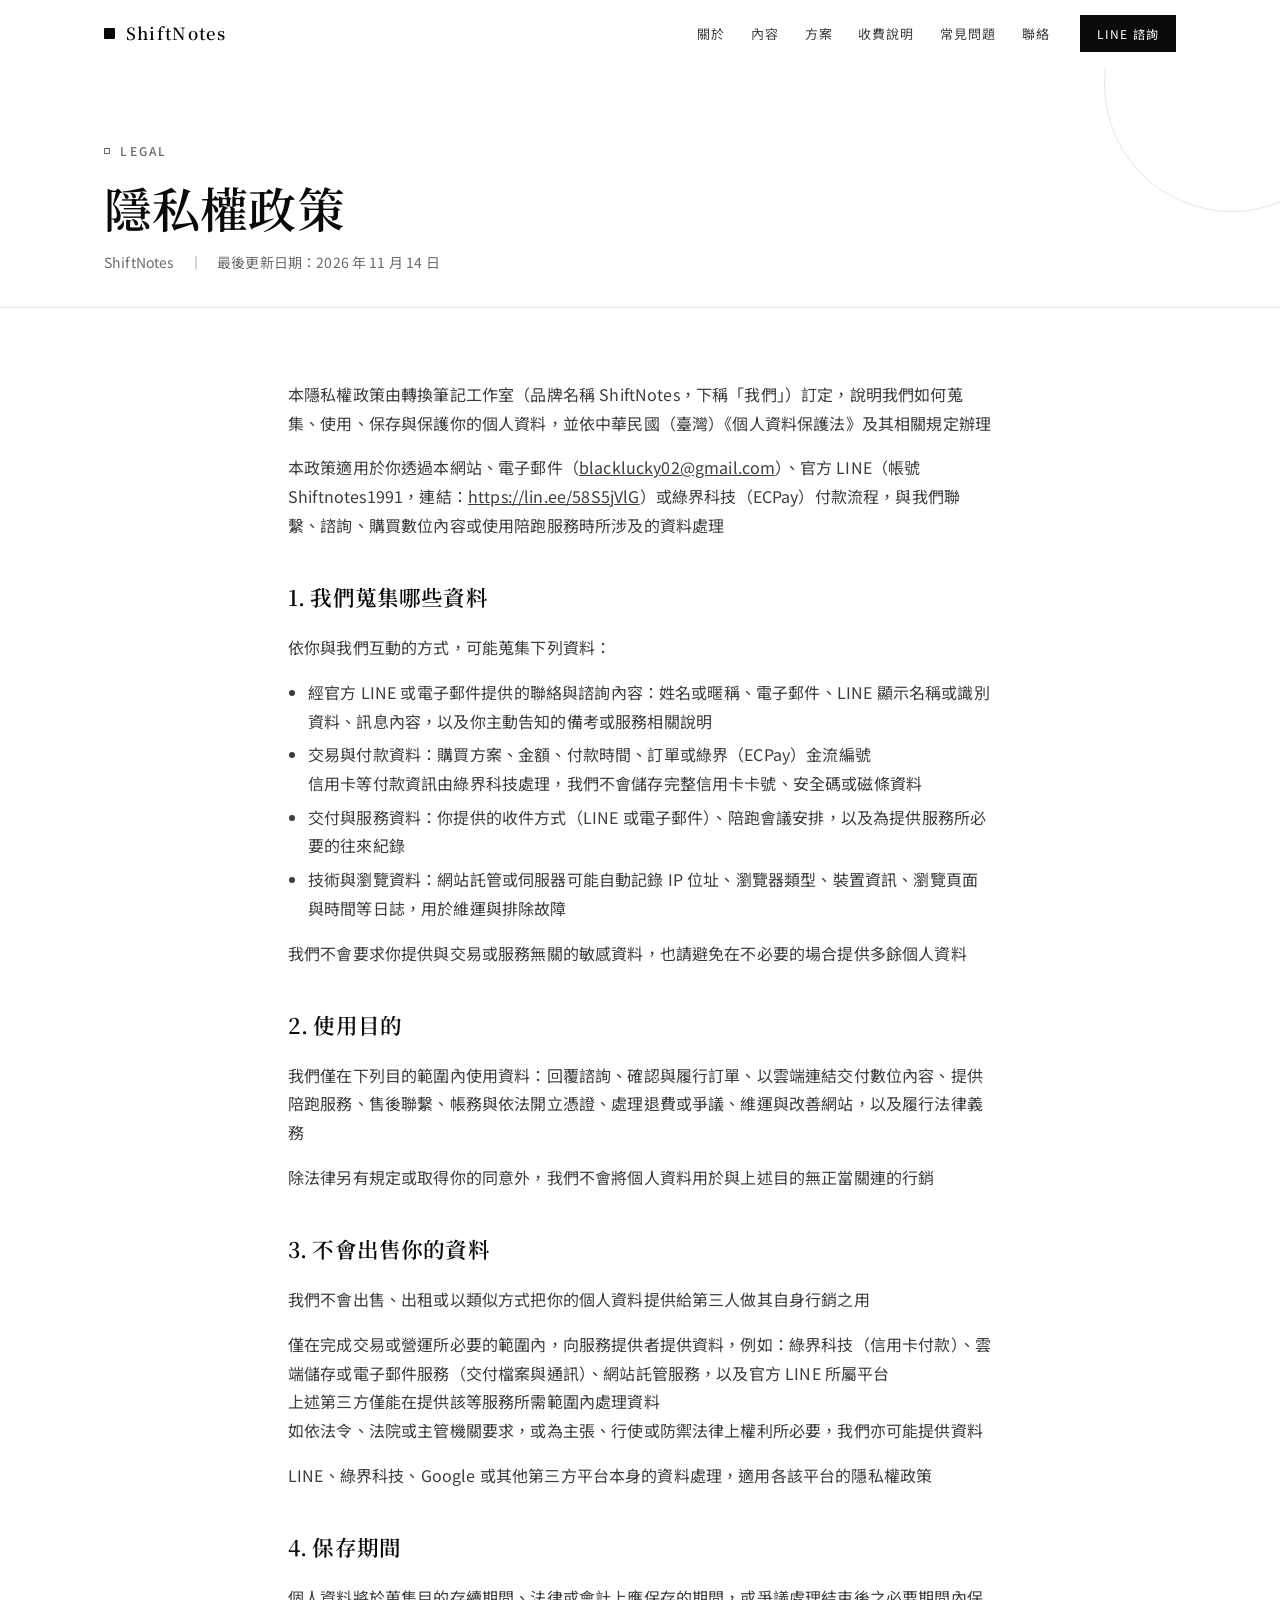
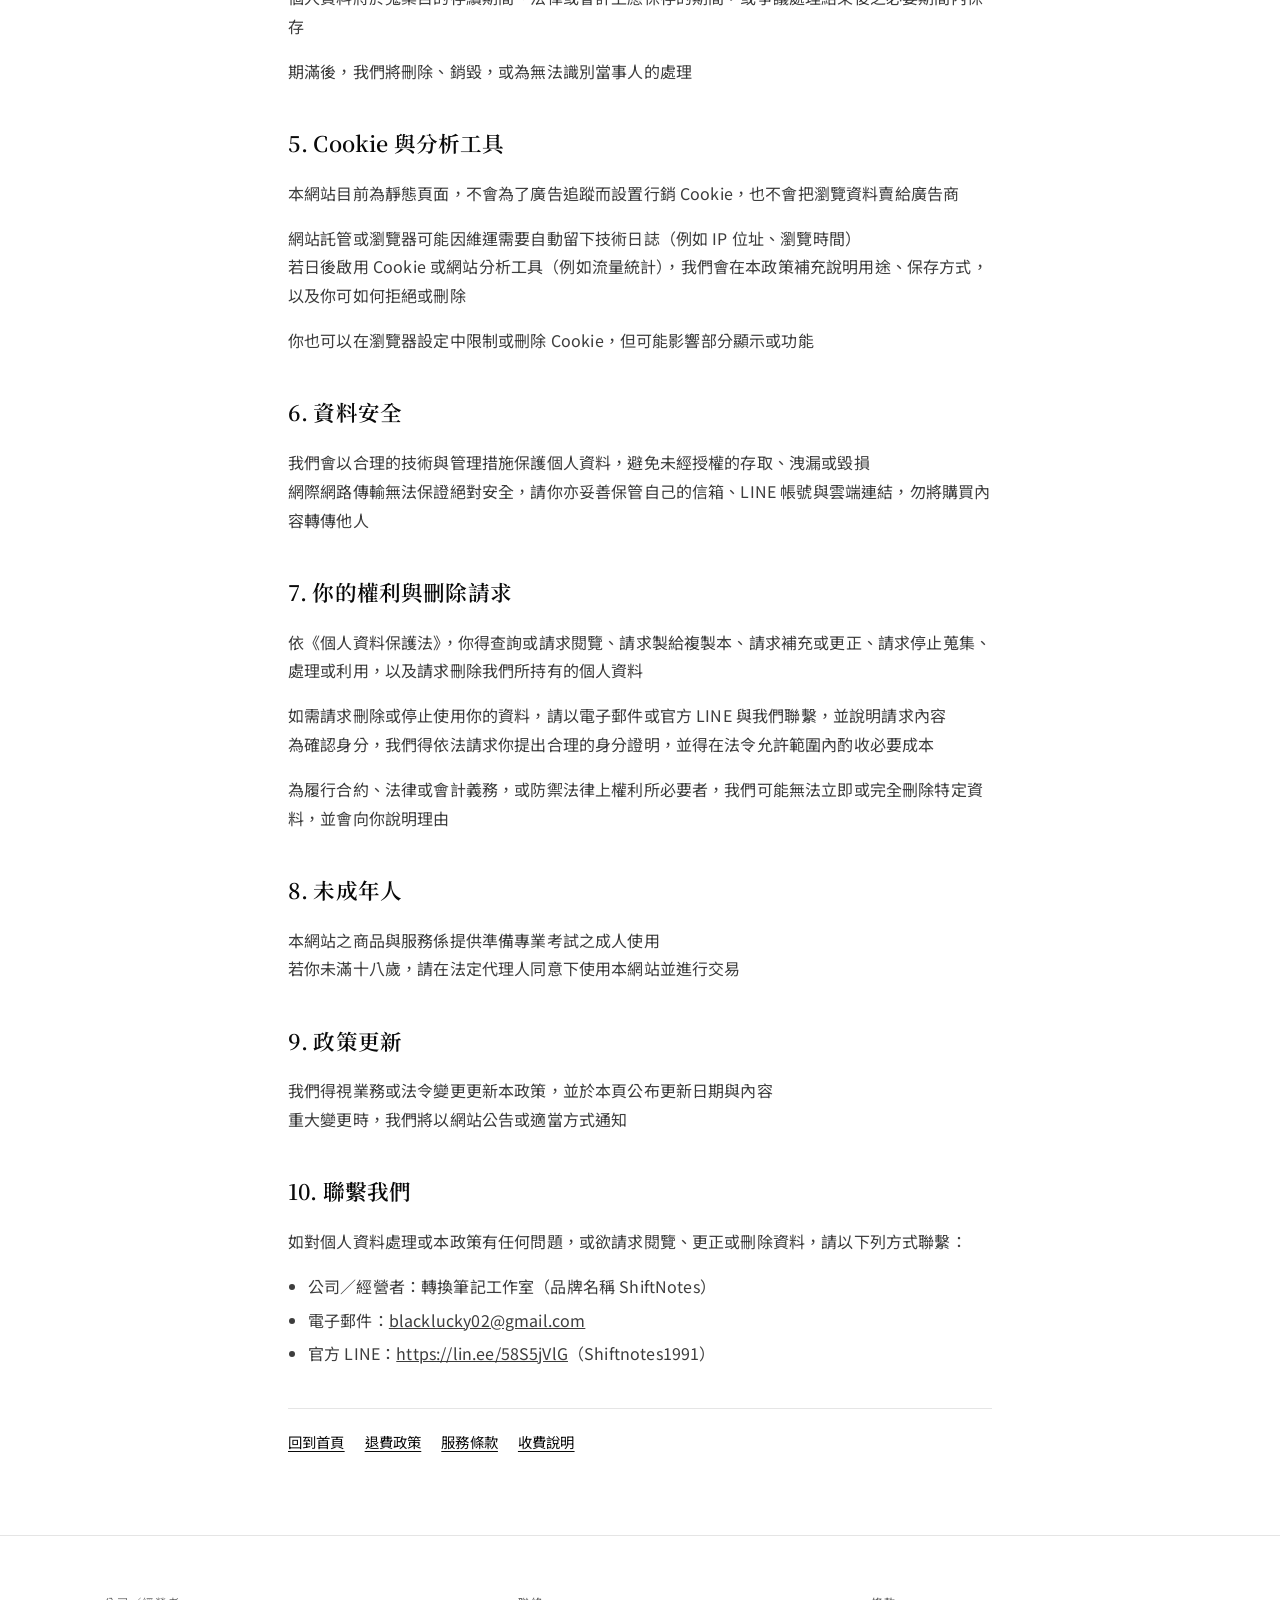
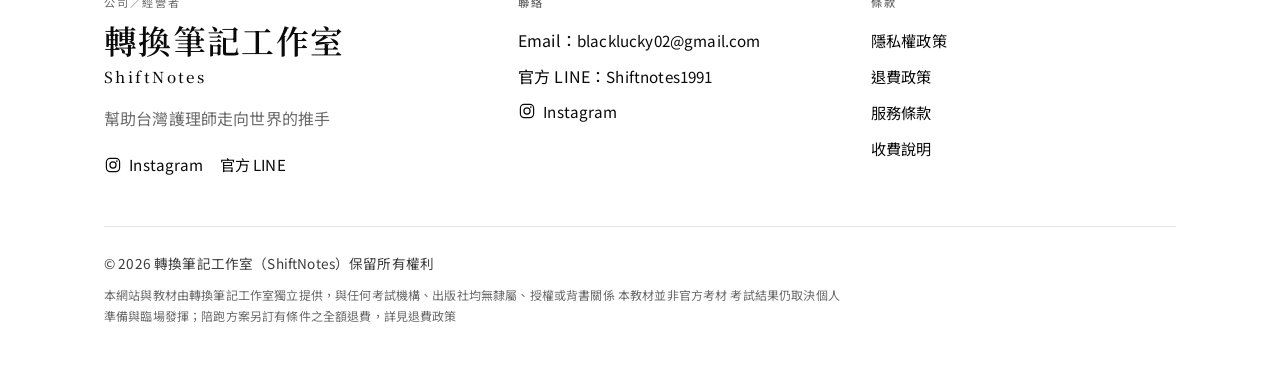
<file: privacy.html>
<!DOCTYPE html>
<html lang="zh-Hant-TW">
<head>
  <meta charset="utf-8">
  <meta name="viewport" content="width=device-width, initial-scale=1">
  <title>隱私權政策｜ShiftNotes</title>
  <meta name="description" content="ShiftNotes 隱私權政策：說明我們如何蒐集、使用與保護你的個人資料">
  <meta name="robots" content="index,follow">
  <link rel="canonical" href="https://shiftnotes.github.io/privacy.html">
  <link rel="alternate" hreflang="zh-Hant-TW" href="https://shiftnotes.github.io/privacy.html">
  <meta property="og:type" content="website">
  <meta property="og:locale" content="zh_TW">
  <meta property="og:site_name" content="ShiftNotes">
  <meta property="og:title" content="隱私權政策｜ShiftNotes">
  <meta property="og:description" content="ShiftNotes 隱私權政策：說明我們如何蒐集、使用與保護你的個人資料">
  <meta property="og:url" content="https://shiftnotes.github.io/privacy.html">
  <meta property="og:image" content="https://shiftnotes.github.io/assets/og-image.png">
  <meta name="twitter:card" content="summary_large_image">
  <meta name="theme-color" content="#0a0a0a">
  <link rel="icon" href="assets/favicon.svg" type="image/svg+xml">
  <link rel="icon" href="assets/favicon.ico" sizes="any">
  <link rel="icon" href="assets/favicon-32.png" type="image/png" sizes="32x32">
  <link rel="apple-touch-icon" href="assets/apple-touch-icon.png">
  <link rel="preconnect" href="https://fonts.googleapis.com">
  <link rel="preconnect" href="https://fonts.gstatic.com" crossorigin>
  <link href="https://fonts.googleapis.com/css2?family=Noto+Sans+TC:wght@300;400;500;700&family=Noto+Serif+TC:wght@400;500;600;700&display=swap" rel="stylesheet">
  <link rel="stylesheet" href="css/styles.css?v=4">
</head>
<body>
  <header class="site-header">
    <a class="skip-link" href="#main">跳至主要內容</a>
    <div class="header-inner">
      <a class="logo" href="index.html">
        <span class="logo-mark" aria-hidden="true"></span>
        <span class="logo-text">ShiftNotes</span>
      </a>
      <nav class="nav-desktop" aria-label="主要">
        <a href="index.html#about">關於</a>
        <a href="index.html#contents">內容</a>
        <a href="index.html#plans">方案</a>
        <a href="index.html#fees">收費說明</a>
        <a href="index.html#faq">常見問題</a>
        <a href="index.html#contact">聯絡</a>
      </nav>
      <a class="btn btn-sm btn-solid header-cta" href="https://lin.ee/58S5jVlG" target="_blank" rel="noopener noreferrer">LINE 諮詢</a>
      <button class="nav-toggle" type="button" aria-expanded="false" aria-controls="nav-mobile" aria-label="開啟選單">
        <span></span><span></span><span></span>
      </button>
    </div>
  </header>
  <div id="nav-mobile" class="nav-mobile" hidden>
    <nav aria-label="行動版選單">
      <a href="index.html#about">關於</a>
      <a href="index.html#plans">方案</a>
      <a href="index.html#fees">收費說明</a>
      <a href="index.html#contact">聯絡</a>
      <a href="privacy.html">隱私權政策</a>
      <a href="refund.html">退費政策</a>
      <a href="terms.html">服務條款</a>
      <a class="btn btn-invert" href="https://lin.ee/58S5jVlG" target="_blank" rel="noopener noreferrer">透過官方 LINE 諮詢</a>
    </nav>
  </div>

  <main id="main">
    <header class="legal-hero">
      <div class="wrap">
        <span class="eyebrow">Legal</span>
        <h1>隱私權政策</h1>
        <p class="legal-meta">ShiftNotes　｜　最後更新日期：2026 年 11 月 14 日</p>
      </div>
    </header>
    <article class="wrap legal-body">
      <p>本隱私權政策由轉換筆記工作室（品牌名稱 ShiftNotes，下稱「我們」）訂定，說明我們如何蒐集、使用、保存與保護你的個人資料，並依中華民國（臺灣）《個人資料保護法》及其相關規定辦理</p>
      <p>本政策適用於你透過本網站、電子郵件（<a href="mailto:blacklucky02@gmail.com">blacklucky02@gmail.com</a>）、官方 LINE（帳號 Shiftnotes1991，連結：<a href="https://lin.ee/58S5jVlG" target="_blank" rel="noopener noreferrer">https://lin.ee/58S5jVlG</a>）或綠界科技（ECPay）付款流程，與我們聯繫、諮詢、購買數位內容或使用陪跑服務時所涉及的資料處理</p>

      <h2>1. 我們蒐集哪些資料</h2>
      <p>依你與我們互動的方式，可能蒐集下列資料：</p>
      <ul>
        <li>經官方 LINE 或電子郵件提供的聯絡與諮詢內容：姓名或暱稱、電子郵件、LINE 顯示名稱或識別資料、訊息內容，以及你主動告知的備考或服務相關說明</li>
        <li>交易與付款資料：購買方案、金額、付款時間、訂單或綠界（ECPay）金流編號<br>信用卡等付款資訊由綠界科技處理，我們不會儲存完整信用卡卡號、安全碼或磁條資料</li>
        <li>交付與服務資料：你提供的收件方式（LINE 或電子郵件）、陪跑會議安排，以及為提供服務所必要的往來紀錄</li>
        <li>技術與瀏覽資料：網站託管或伺服器可能自動記錄 IP 位址、瀏覽器類型、裝置資訊、瀏覽頁面與時間等日誌，用於維運與排除故障</li>
      </ul>
      <p>我們不會要求你提供與交易或服務無關的敏感資料，也請避免在不必要的場合提供多餘個人資料</p>

      <h2>2. 使用目的</h2>
      <p>我們僅在下列目的範圍內使用資料：回覆諮詢、確認與履行訂單、以雲端連結交付數位內容、提供陪跑服務、售後聯繫、帳務與依法開立憑證、處理退費或爭議、維運與改善網站，以及履行法律義務</p>
      <p>除法律另有規定或取得你的同意外，我們不會將個人資料用於與上述目的無正當關連的行銷</p>

      <h2>3. 不會出售你的資料</h2>
      <p>我們不會出售、出租或以類似方式把你的個人資料提供給第三人做其自身行銷之用</p>
      <p>僅在完成交易或營運所必要的範圍內，向服務提供者提供資料，例如：綠界科技（信用卡付款）、雲端儲存或電子郵件服務（交付檔案與通訊）、網站託管服務，以及官方 LINE 所屬平台<br>上述第三方僅能在提供該等服務所需範圍內處理資料<br>如依法令、法院或主管機關要求，或為主張、行使或防禦法律上權利所必要，我們亦可能提供資料</p>
      <p>LINE、綠界科技、Google 或其他第三方平台本身的資料處理，適用各該平台的隱私權政策</p>

      <h2>4. 保存期間</h2>
      <p>個人資料將於蒐集目的存續期間、法律或會計上應保存的期間，或爭議處理結束後之必要期間內保存</p>
      <p>期滿後，我們將刪除、銷毀，或為無法識別當事人的處理</p>

      <h2>5. Cookie 與分析工具</h2>
      <p>本網站目前為靜態頁面，不會為了廣告追蹤而設置行銷 Cookie，也不會把瀏覽資料賣給廣告商</p>
      <p>網站託管或瀏覽器可能因維運需要自動留下技術日誌（例如 IP 位址、瀏覽時間）<br>若日後啟用 Cookie 或網站分析工具（例如流量統計），我們會在本政策補充說明用途、保存方式，以及你可如何拒絕或刪除</p>
      <p>你也可以在瀏覽器設定中限制或刪除 Cookie，但可能影響部分顯示或功能</p>

      <h2>6. 資料安全</h2>
      <p>我們會以合理的技術與管理措施保護個人資料，避免未經授權的存取、洩漏或毀損<br>網際網路傳輸無法保證絕對安全，請你亦妥善保管自己的信箱、LINE 帳號與雲端連結，勿將購買內容轉傳他人</p>

      <h2>7. 你的權利與刪除請求</h2>
      <p>依《個人資料保護法》，你得查詢或請求閱覽、請求製給複製本、請求補充或更正、請求停止蒐集、處理或利用，以及請求刪除我們所持有的個人資料</p>
      <p>如需請求刪除或停止使用你的資料，請以電子郵件或官方 LINE 與我們聯繫，並說明請求內容<br>為確認身分，我們得依法請求你提出合理的身分證明，並得在法令允許範圍內酌收必要成本</p>
      <p>為履行合約、法律或會計義務，或防禦法律上權利所必要者，我們可能無法立即或完全刪除特定資料，並會向你說明理由</p>

      <h2>8. 未成年人</h2>
      <p>本網站之商品與服務係提供準備專業考試之成人使用<br>若你未滿十八歲，請在法定代理人同意下使用本網站並進行交易</p>

      <h2>9. 政策更新</h2>
      <p>我們得視業務或法令變更更新本政策，並於本頁公布更新日期與內容<br>重大變更時，我們將以網站公告或適當方式通知</p>

      <h2>10. 聯繫我們</h2>
      <p>如對個人資料處理或本政策有任何問題，或欲請求閱覽、更正或刪除資料，請以下列方式聯繫：</p>
      <ul>
        <li>公司／經營者：轉換筆記工作室（品牌名稱 ShiftNotes）</li>
        <li>電子郵件：<a href="mailto:blacklucky02@gmail.com">blacklucky02@gmail.com</a></li>
        <li>官方 LINE：<a href="https://lin.ee/58S5jVlG" target="_blank" rel="noopener noreferrer">https://lin.ee/58S5jVlG</a>（Shiftnotes1991）</li>
      </ul>

      <nav class="legal-nav" aria-label="其他條款">
        <a href="index.html">回到首頁</a>
        <a href="refund.html">退費政策</a>
        <a href="terms.html">服務條款</a>
        <a href="index.html#fees">收費說明</a>
      </nav>
    </article>
  </main>

  <footer class="site-footer">
    <div class="wrap">
      <div class="footer-top">
        <div class="footer-identity">
          <p class="footer-kicker">公司／經營者</p>
          <p class="footer-company">轉換筆記工作室</p>
          <p class="footer-brand">ShiftNotes</p>
          <p class="muted footer-tag">幫助台灣護理師走向世界的推手</p>
          <div class="social-row">
            <a class="social-link" href="https://www.instagram.com/shiftnotes1991/" target="_blank" rel="noopener" aria-label="Instagram"><svg class="icon-ig" viewBox="0 0 24 24" width="18" height="18" aria-hidden="true" focusable="false"><rect x="3.2" y="3.2" width="17.6" height="17.6" rx="5" fill="none" stroke="currentColor" stroke-width="1.6"/><circle cx="12" cy="12" r="4.1" fill="none" stroke="currentColor" stroke-width="1.6"/><circle cx="17.15" cy="6.85" r="1.05" fill="currentColor"/></svg><span>Instagram</span></a>
            <a class="social-link" href="https://lin.ee/58S5jVlG" target="_blank" rel="noopener noreferrer" aria-label="官方 LINE">官方 LINE</a>
          </div>
        </div>
        <div class="footer-col">
          <h2>聯絡</h2>
          <ul>
            <li>Email：<a href="mailto:blacklucky02@gmail.com">blacklucky02@gmail.com</a></li>
            <li>官方 LINE：<a href="https://lin.ee/58S5jVlG" target="_blank" rel="noopener noreferrer">Shiftnotes1991</a></li>
            <li><a class="social-inline" href="https://www.instagram.com/shiftnotes1991/" target="_blank" rel="noopener" aria-label="Instagram"><svg class="icon-ig" viewBox="0 0 24 24" width="18" height="18" aria-hidden="true" focusable="false"><rect x="3.2" y="3.2" width="17.6" height="17.6" rx="5" fill="none" stroke="currentColor" stroke-width="1.6"/><circle cx="12" cy="12" r="4.1" fill="none" stroke="currentColor" stroke-width="1.6"/><circle cx="17.15" cy="6.85" r="1.05" fill="currentColor"/></svg><span>Instagram</span></a></li>
          </ul>
        </div>
        <div class="footer-col">
          <h2>條款</h2>
          <ul>
            <li><a href="privacy.html">隱私權政策</a></li>
            <li><a href="refund.html">退費政策</a></li>
            <li><a href="terms.html">服務條款</a></li>
            <li><a href="index.html#fees">收費說明</a></li>
          </ul>
        </div>
      </div>
      <div class="footer-bottom">
        <div>
          <p class="copyright">© 2026 轉換筆記工作室（ShiftNotes）保留所有權利</p>
          <p class="site-disclaimer">本網站與教材由轉換筆記工作室獨立提供，與任何考試機構、出版社均無隸屬、授權或背書關係 本教材並非官方考材 考試結果仍取決個人準備與臨場發揮；陪跑方案另訂有條件之全額退費，詳見退費政策</p>
        </div>
      </div>
    </div>
  </footer>
  <script src="js/main.js?v=2"></script>
</body>
</html>
</file>
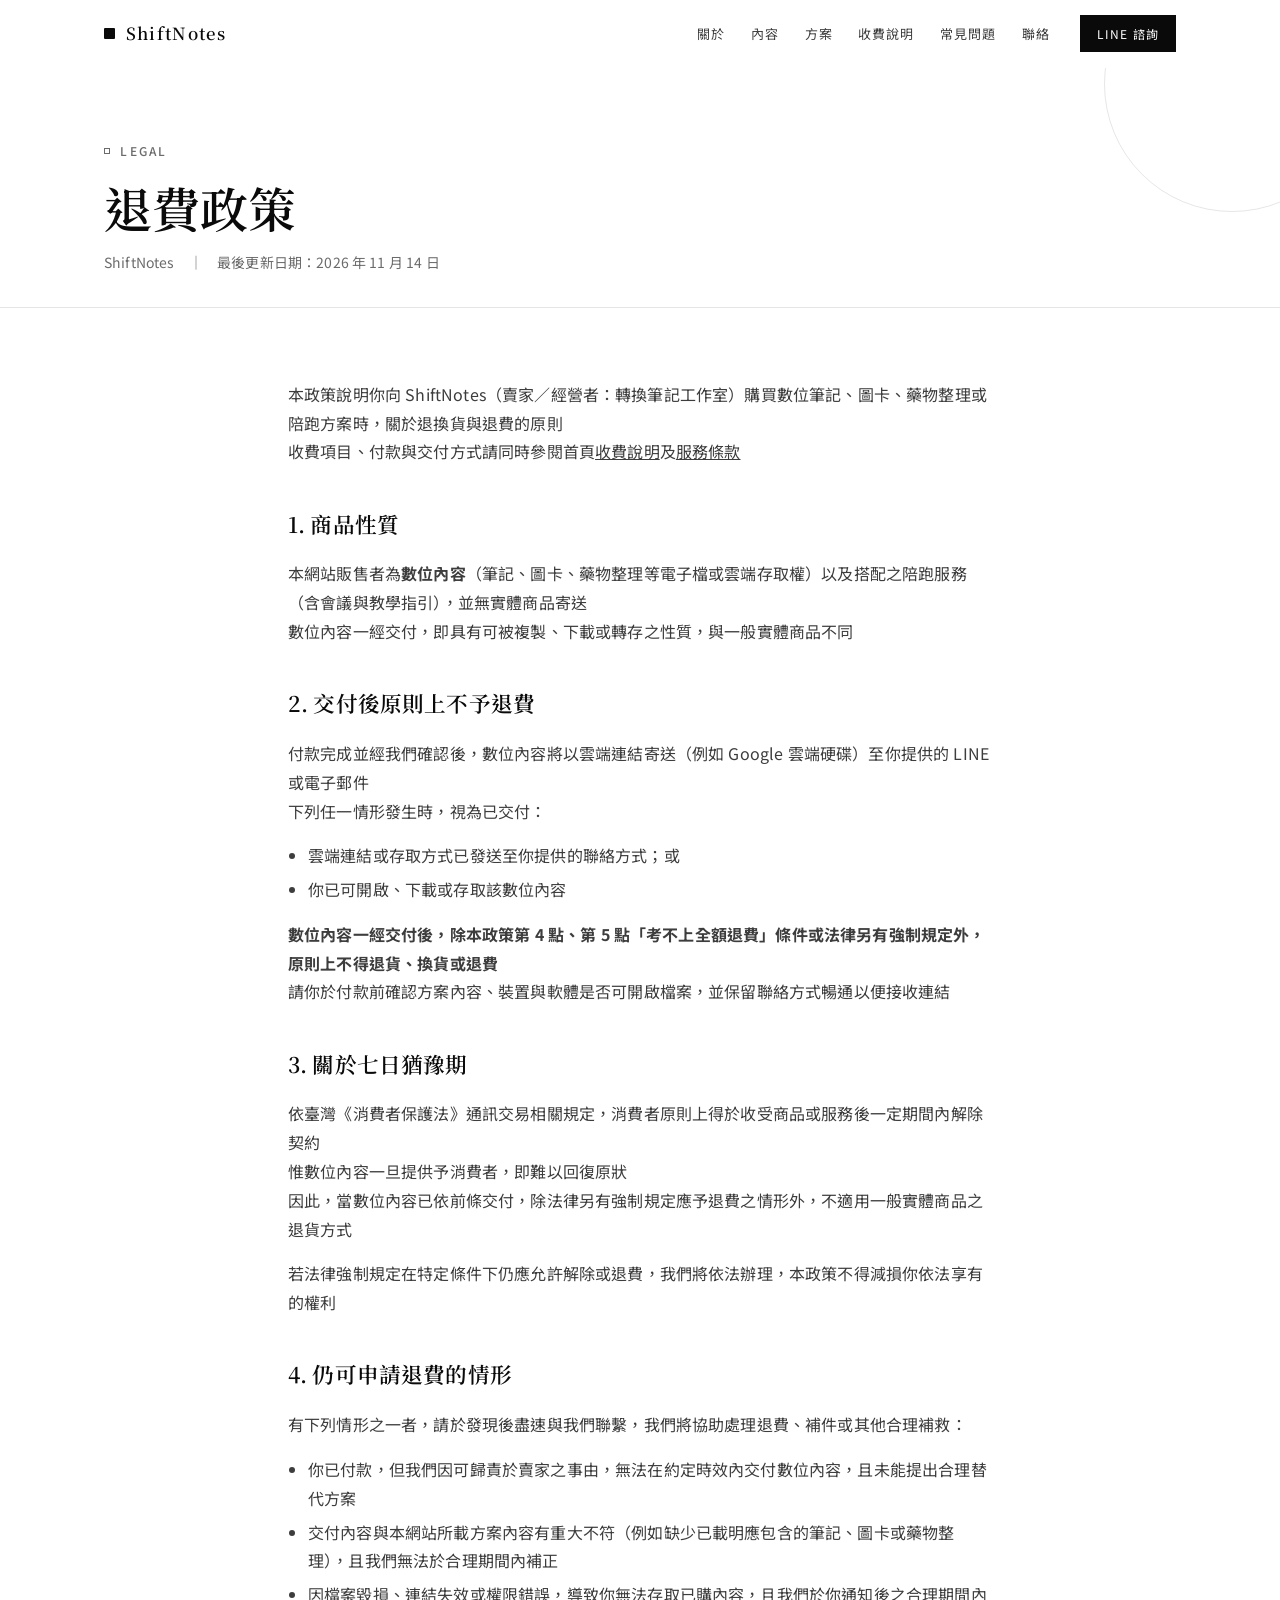
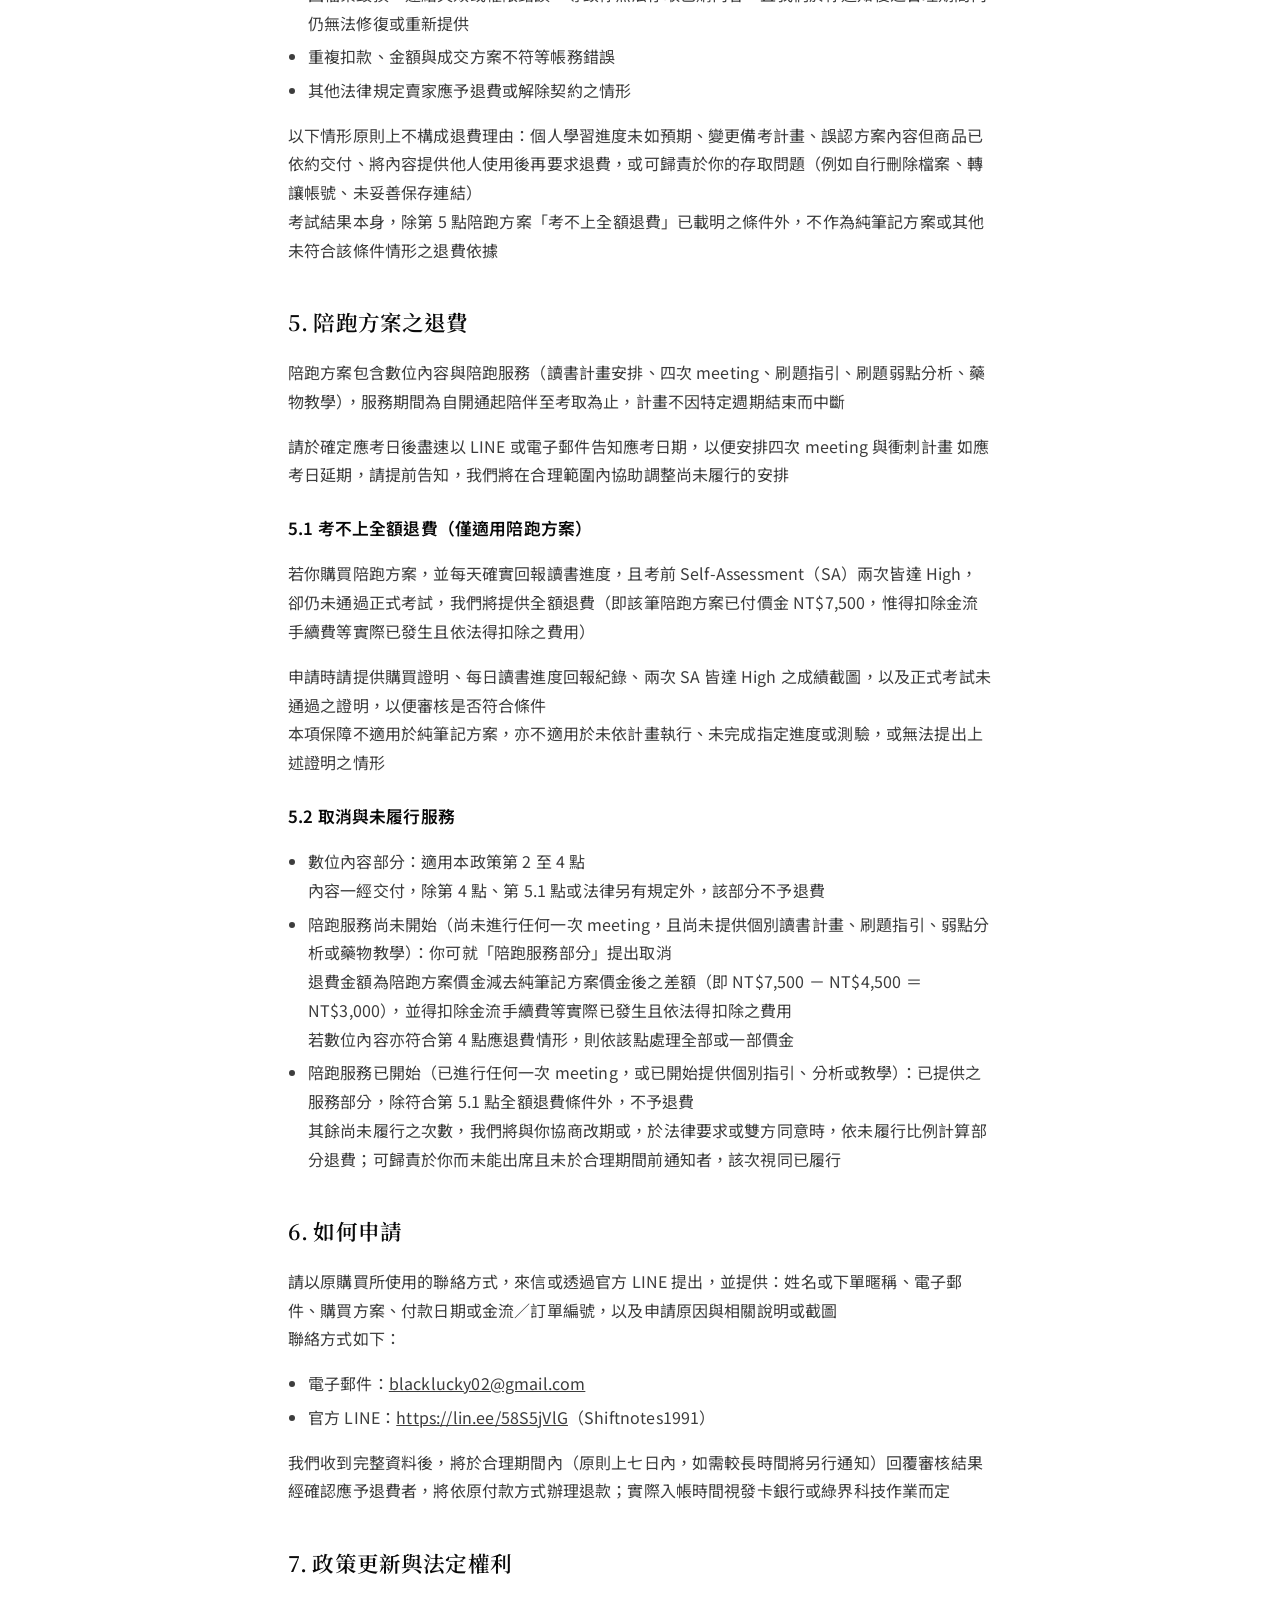
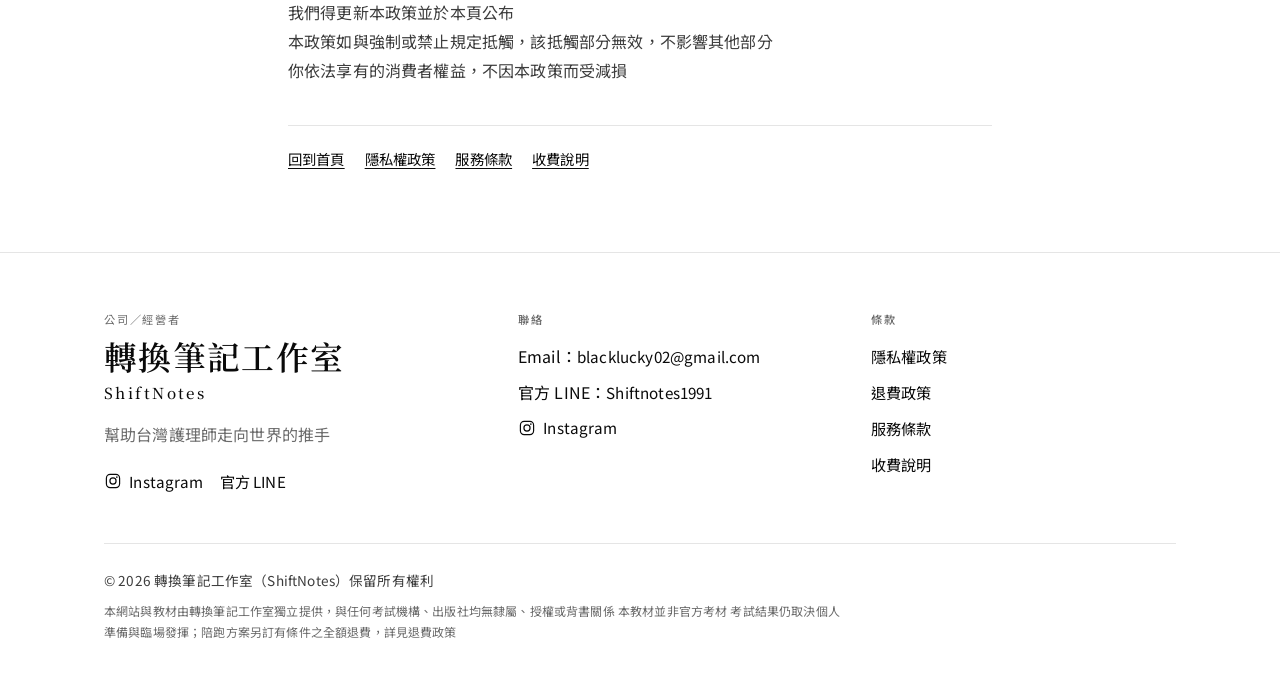
<file: refund.html>
<!DOCTYPE html>
<html lang="zh-Hant-TW">
<head>
  <meta charset="utf-8">
  <meta name="viewport" content="width=device-width, initial-scale=1">
  <title>退費政策｜ShiftNotes</title>
  <meta name="description" content="ShiftNotes 退費政策：說明數位筆記交付後之退費原則，以及陪跑方案「考不上全額退費」之條件與申請方式">
  <meta name="robots" content="index,follow">
  <link rel="canonical" href="https://shiftnotes.github.io/refund.html">
  <link rel="alternate" hreflang="zh-Hant-TW" href="https://shiftnotes.github.io/refund.html">
  <meta property="og:type" content="website">
  <meta property="og:locale" content="zh_TW">
  <meta property="og:site_name" content="ShiftNotes">
  <meta property="og:title" content="退費政策｜ShiftNotes">
  <meta property="og:description" content="說明數位筆記交付後之退費原則，以及陪跑方案「考不上全額退費」之條件與申請方式">
  <meta property="og:url" content="https://shiftnotes.github.io/refund.html">
  <meta property="og:image" content="https://shiftnotes.github.io/assets/og-image.png">
  <meta name="twitter:card" content="summary_large_image">
  <meta name="theme-color" content="#0a0a0a">
  <link rel="icon" href="assets/favicon.svg" type="image/svg+xml">
  <link rel="icon" href="assets/favicon.ico" sizes="any">
  <link rel="icon" href="assets/favicon-32.png" type="image/png" sizes="32x32">
  <link rel="apple-touch-icon" href="assets/apple-touch-icon.png">
  <link rel="preconnect" href="https://fonts.googleapis.com">
  <link rel="preconnect" href="https://fonts.gstatic.com" crossorigin>
  <link href="https://fonts.googleapis.com/css2?family=Noto+Sans+TC:wght@300;400;500;700&family=Noto+Serif+TC:wght@400;500;600;700&display=swap" rel="stylesheet">
  <link rel="stylesheet" href="css/styles.css?v=4">
</head>
<body>
  <header class="site-header">
    <a class="skip-link" href="#main">跳至主要內容</a>
    <div class="header-inner">
      <a class="logo" href="index.html">
        <span class="logo-mark" aria-hidden="true"></span>
        <span class="logo-text">ShiftNotes</span>
      </a>
      <nav class="nav-desktop" aria-label="主要">
        <a href="index.html#about">關於</a>
        <a href="index.html#contents">內容</a>
        <a href="index.html#plans">方案</a>
        <a href="index.html#fees">收費說明</a>
        <a href="index.html#faq">常見問題</a>
        <a href="index.html#contact">聯絡</a>
      </nav>
      <a class="btn btn-sm btn-solid header-cta" href="https://lin.ee/58S5jVlG" target="_blank" rel="noopener noreferrer">LINE 諮詢</a>
      <button class="nav-toggle" type="button" aria-expanded="false" aria-controls="nav-mobile" aria-label="開啟選單">
        <span></span><span></span><span></span>
      </button>
    </div>
  </header>
  <div id="nav-mobile" class="nav-mobile" hidden>
    <nav aria-label="行動版選單">
      <a href="index.html#about">關於</a>
      <a href="index.html#plans">方案</a>
      <a href="index.html#fees">收費說明</a>
      <a href="index.html#contact">聯絡</a>
      <a href="privacy.html">隱私權政策</a>
      <a href="refund.html">退費政策</a>
      <a href="terms.html">服務條款</a>
      <a class="btn btn-invert" href="https://lin.ee/58S5jVlG" target="_blank" rel="noopener noreferrer">透過官方 LINE 諮詢</a>
    </nav>
  </div>

  <main id="main">
    <header class="legal-hero">
      <div class="wrap">
        <span class="eyebrow">Legal</span>
        <h1>退費政策</h1>
        <p class="legal-meta">ShiftNotes　｜　最後更新日期：2026 年 11 月 14 日</p>
      </div>
    </header>
    <article class="wrap legal-body">
      <p>本政策說明你向 ShiftNotes（賣家／經營者：轉換筆記工作室）購買數位筆記、圖卡、藥物整理或陪跑方案時，關於退換貨與退費的原則<br>收費項目、付款與交付方式請同時參閱首頁<a href="index.html#fees">收費說明</a>及<a href="terms.html">服務條款</a></p>

      <h2>1. 商品性質</h2>
      <p>本網站販售者為<strong>數位內容</strong>（筆記、圖卡、藥物整理等電子檔或雲端存取權）以及搭配之陪跑服務（含會議與教學指引），並無實體商品寄送<br>數位內容一經交付，即具有可被複製、下載或轉存之性質，與一般實體商品不同</p>

      <h2>2. 交付後原則上不予退費</h2>
      <p>付款完成並經我們確認後，數位內容將以雲端連結寄送（例如 Google 雲端硬碟）至你提供的 LINE 或電子郵件<br>下列任一情形發生時，視為已交付：</p>
      <ul>
        <li>雲端連結或存取方式已發送至你提供的聯絡方式；或</li>
        <li>你已可開啟、下載或存取該數位內容</li>
      </ul>
      <p><strong>數位內容一經交付後，除本政策第 4 點、第 5 點「考不上全額退費」條件或法律另有強制規定外，原則上不得退貨、換貨或退費</strong><br>請你於付款前確認方案內容、裝置與軟體是否可開啟檔案，並保留聯絡方式暢通以便接收連結</p>

      <h2>3. 關於七日猶豫期</h2>
      <p>依臺灣《消費者保護法》通訊交易相關規定，消費者原則上得於收受商品或服務後一定期間內解除契約<br>惟數位內容一旦提供予消費者，即難以回復原狀<br>因此，當數位內容已依前條交付，除法律另有強制規定應予退費之情形外，不適用一般實體商品之退貨方式</p>
      <p>若法律強制規定在特定條件下仍應允許解除或退費，我們將依法辦理，本政策不得減損你依法享有的權利</p>

      <h2>4. 仍可申請退費的情形</h2>
      <p>有下列情形之一者，請於發現後盡速與我們聯繫，我們將協助處理退費、補件或其他合理補救：</p>
      <ul>
        <li>你已付款，但我們因可歸責於賣家之事由，無法在約定時效內交付數位內容，且未能提出合理替代方案</li>
        <li>交付內容與本網站所載方案內容有重大不符（例如缺少已載明應包含的筆記、圖卡或藥物整理），且我們無法於合理期間內補正</li>
        <li>因檔案毀損、連結失效或權限錯誤，導致你無法存取已購內容，且我們於你通知後之合理期間內仍無法修復或重新提供</li>
        <li>重複扣款、金額與成交方案不符等帳務錯誤</li>
        <li>其他法律規定賣家應予退費或解除契約之情形</li>
      </ul>
      <p>以下情形原則上不構成退費理由：個人學習進度未如預期、變更備考計畫、誤認方案內容但商品已依約交付、將內容提供他人使用後再要求退費，或可歸責於你的存取問題（例如自行刪除檔案、轉讓帳號、未妥善保存連結）<br>考試結果本身，除第 5 點陪跑方案「考不上全額退費」已載明之條件外，不作為純筆記方案或其他未符合該條件情形之退費依據</p>

      <h2>5. 陪跑方案之退費</h2>
      <p>陪跑方案包含數位內容與陪跑服務（讀書計畫安排、四次 meeting、刷題指引、刷題弱點分析、藥物教學），服務期間為自開通起陪伴至考取為止，計畫不因特定週期結束而中斷</p>
      <p>請於確定應考日後盡速以 LINE 或電子郵件告知應考日期，以便安排四次 meeting 與衝刺計畫 如應考日延期，請提前告知，我們將在合理範圍內協助調整尚未履行的安排</p>
      <h3>5.1 考不上全額退費（僅適用陪跑方案）</h3>
      <p>若你購買陪跑方案，並每天確實回報讀書進度，且考前 Self-Assessment（SA）兩次皆達 High，卻仍未通過正式考試，我們將提供全額退費（即該筆陪跑方案已付價金 NT$7,500，惟得扣除金流手續費等實際已發生且依法得扣除之費用）</p>
      <p>申請時請提供購買證明、每日讀書進度回報紀錄、兩次 SA 皆達 High 之成績截圖，以及正式考試未通過之證明，以便審核是否符合條件<br>本項保障不適用於純筆記方案，亦不適用於未依計畫執行、未完成指定進度或測驗，或無法提出上述證明之情形</p>
      <h3>5.2 取消與未履行服務</h3>
      <ul>
        <li>數位內容部分：適用本政策第 2 至 4 點<br>內容一經交付，除第 4 點、第 5.1 點或法律另有規定外，該部分不予退費</li>
        <li>陪跑服務尚未開始（尚未進行任何一次 meeting，且尚未提供個別讀書計畫、刷題指引、弱點分析或藥物教學）：你可就「陪跑服務部分」提出取消<br>退費金額為陪跑方案價金減去純筆記方案價金後之差額（即 NT$7,500 － NT$4,500 ＝ NT$3,000），並得扣除金流手續費等實際已發生且依法得扣除之費用<br>若數位內容亦符合第 4 點應退費情形，則依該點處理全部或一部價金</li>
        <li>陪跑服務已開始（已進行任何一次 meeting，或已開始提供個別指引、分析或教學）：已提供之服務部分，除符合第 5.1 點全額退費條件外，不予退費<br>其餘尚未履行之次數，我們將與你協商改期或，於法律要求或雙方同意時，依未履行比例計算部分退費；可歸責於你而未能出席且未於合理期間前通知者，該次視同已履行</li>
      </ul>

      <h2>6. 如何申請</h2>
      <p>請以原購買所使用的聯絡方式，來信或透過官方 LINE 提出，並提供：姓名或下單暱稱、電子郵件、購買方案、付款日期或金流／訂單編號，以及申請原因與相關說明或截圖<br>聯絡方式如下：</p>
      <ul>
        <li>電子郵件：<a href="mailto:blacklucky02@gmail.com">blacklucky02@gmail.com</a></li>
        <li>官方 LINE：<a href="https://lin.ee/58S5jVlG" target="_blank" rel="noopener noreferrer">https://lin.ee/58S5jVlG</a>（Shiftnotes1991）</li>
      </ul>
      <p>我們收到完整資料後，將於合理期間內（原則上七日內，如需較長時間將另行通知）回覆審核結果<br>經確認應予退費者，將依原付款方式辦理退款；實際入帳時間視發卡銀行或綠界科技作業而定</p>

      <h2>7. 政策更新與法定權利</h2>
      <p>我們得更新本政策並於本頁公布<br>本政策如與強制或禁止規定抵觸，該抵觸部分無效，不影響其他部分<br>你依法享有的消費者權益，不因本政策而受減損</p>

      <nav class="legal-nav" aria-label="其他條款">
        <a href="index.html">回到首頁</a>
        <a href="privacy.html">隱私權政策</a>
        <a href="terms.html">服務條款</a>
        <a href="index.html#fees">收費說明</a>
      </nav>
    </article>
  </main>

  <footer class="site-footer">
    <div class="wrap">
      <div class="footer-top">
        <div class="footer-identity">
          <p class="footer-kicker">公司／經營者</p>
          <p class="footer-company">轉換筆記工作室</p>
          <p class="footer-brand">ShiftNotes</p>
          <p class="muted footer-tag">幫助台灣護理師走向世界的推手</p>
          <div class="social-row">
            <a class="social-link" href="https://www.instagram.com/shiftnotes1991/" target="_blank" rel="noopener" aria-label="Instagram"><svg class="icon-ig" viewBox="0 0 24 24" width="18" height="18" aria-hidden="true" focusable="false"><rect x="3.2" y="3.2" width="17.6" height="17.6" rx="5" fill="none" stroke="currentColor" stroke-width="1.6"/><circle cx="12" cy="12" r="4.1" fill="none" stroke="currentColor" stroke-width="1.6"/><circle cx="17.15" cy="6.85" r="1.05" fill="currentColor"/></svg><span>Instagram</span></a>
            <a class="social-link" href="https://lin.ee/58S5jVlG" target="_blank" rel="noopener noreferrer" aria-label="官方 LINE">官方 LINE</a>
          </div>
        </div>
        <div class="footer-col">
          <h2>聯絡</h2>
          <ul>
            <li>Email：<a href="mailto:blacklucky02@gmail.com">blacklucky02@gmail.com</a></li>
            <li>官方 LINE：<a href="https://lin.ee/58S5jVlG" target="_blank" rel="noopener noreferrer">Shiftnotes1991</a></li>
            <li><a class="social-inline" href="https://www.instagram.com/shiftnotes1991/" target="_blank" rel="noopener" aria-label="Instagram"><svg class="icon-ig" viewBox="0 0 24 24" width="18" height="18" aria-hidden="true" focusable="false"><rect x="3.2" y="3.2" width="17.6" height="17.6" rx="5" fill="none" stroke="currentColor" stroke-width="1.6"/><circle cx="12" cy="12" r="4.1" fill="none" stroke="currentColor" stroke-width="1.6"/><circle cx="17.15" cy="6.85" r="1.05" fill="currentColor"/></svg><span>Instagram</span></a></li>
          </ul>
        </div>
        <div class="footer-col">
          <h2>條款</h2>
          <ul>
            <li><a href="privacy.html">隱私權政策</a></li>
            <li><a href="refund.html">退費政策</a></li>
            <li><a href="terms.html">服務條款</a></li>
            <li><a href="index.html#fees">收費說明</a></li>
          </ul>
        </div>
      </div>
      <div class="footer-bottom">
        <div>
          <p class="copyright">© 2026 轉換筆記工作室（ShiftNotes）保留所有權利</p>
          <p class="site-disclaimer">本網站與教材由轉換筆記工作室獨立提供，與任何考試機構、出版社均無隸屬、授權或背書關係 本教材並非官方考材 考試結果仍取決個人準備與臨場發揮；陪跑方案另訂有條件之全額退費，詳見退費政策</p>
        </div>
      </div>
    </div>
  </footer>
  <script src="js/main.js?v=2"></script>
</body>
</html>
</file>
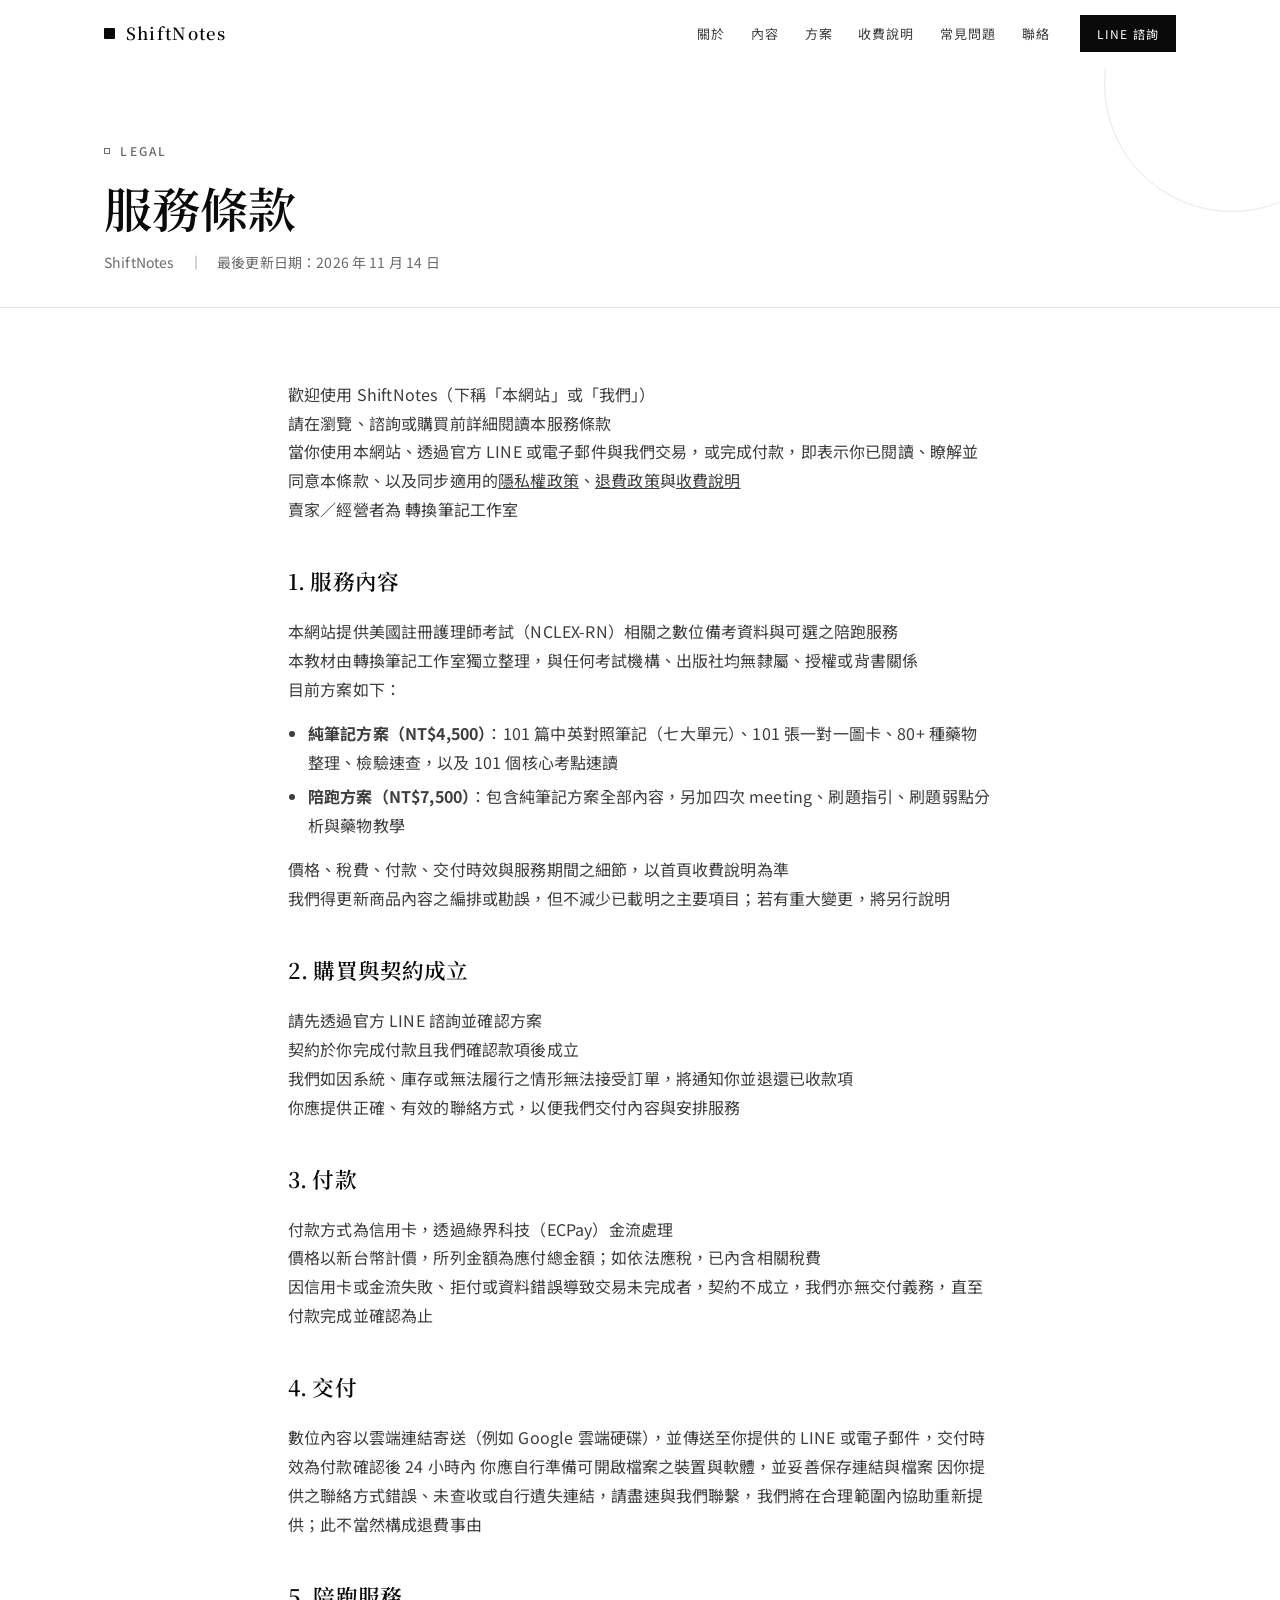
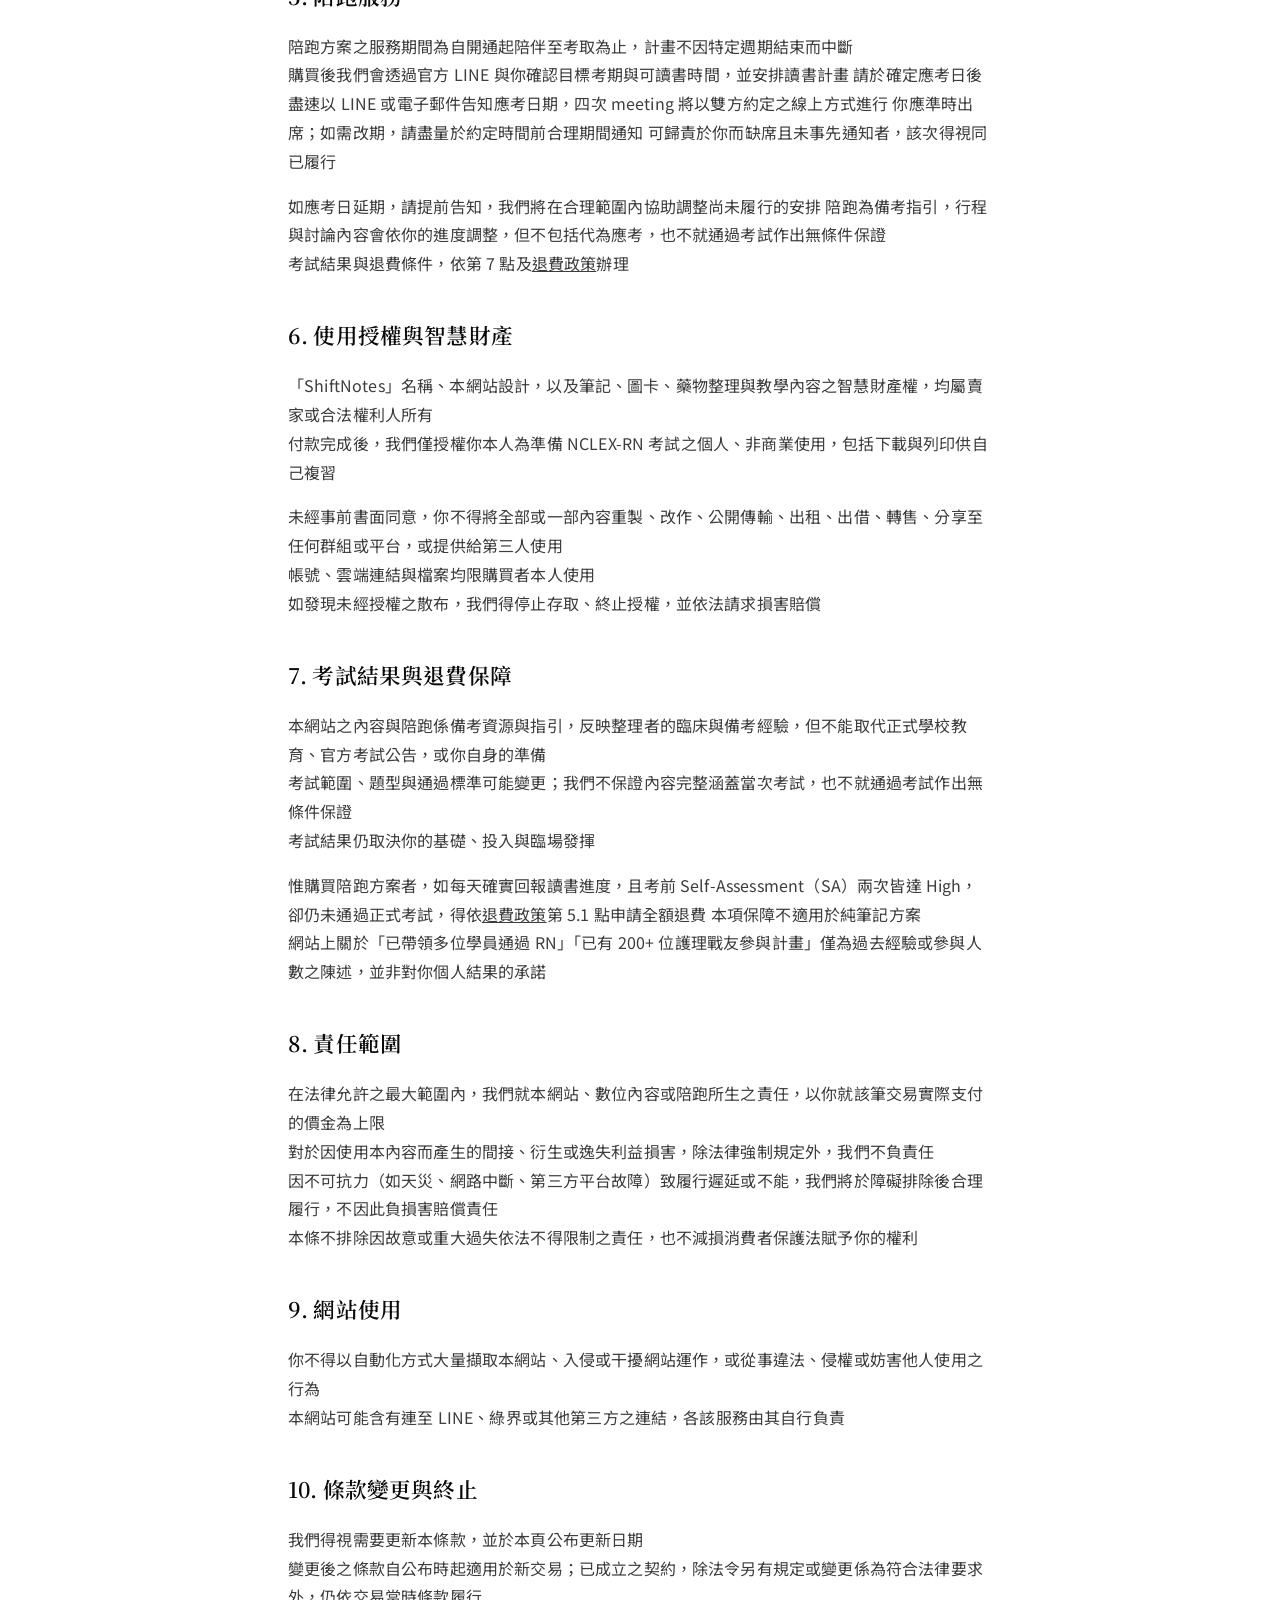
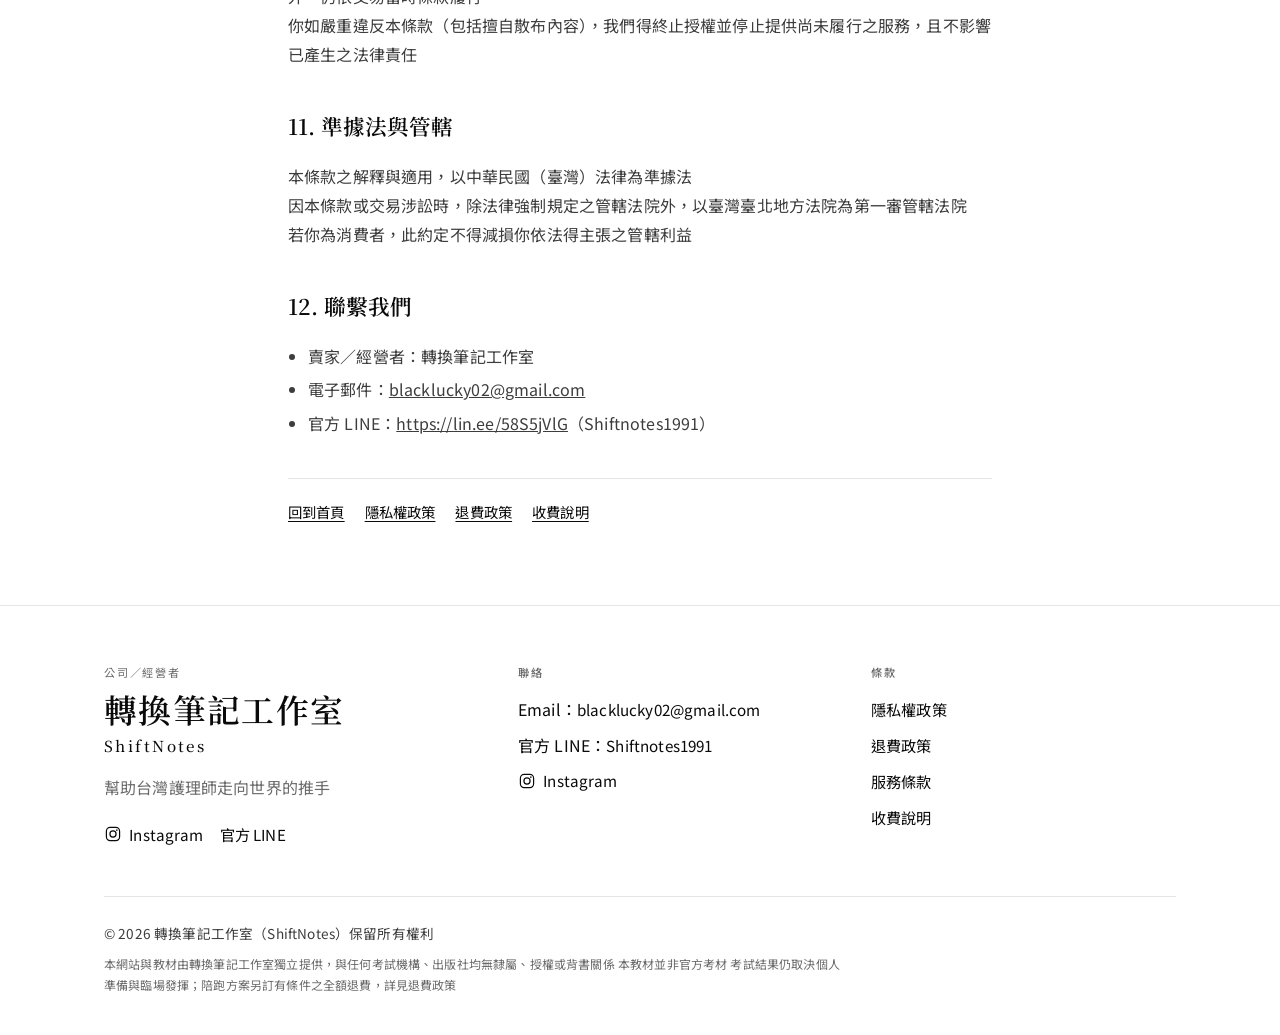
<file: terms.html>
<!DOCTYPE html>
<html lang="zh-Hant-TW">
<head>
  <meta charset="utf-8">
  <meta name="viewport" content="width=device-width, initial-scale=1">
  <title>服務條款｜ShiftNotes</title>
  <meta name="description" content="ShiftNotes 服務條款：說明購買 NCLEX-RN 數位筆記與陪跑方案的使用授權、付款、交付與責任範圍">
  <meta name="robots" content="index,follow">
  <link rel="canonical" href="https://shiftnotes.github.io/terms.html">
  <link rel="alternate" hreflang="zh-Hant-TW" href="https://shiftnotes.github.io/terms.html">
  <meta property="og:type" content="website">
  <meta property="og:locale" content="zh_TW">
  <meta property="og:site_name" content="ShiftNotes">
  <meta property="og:title" content="服務條款｜ShiftNotes">
  <meta property="og:description" content="說明購買 NCLEX-RN 數位筆記與陪跑方案的使用授權、付款、交付與責任範圍">
  <meta property="og:url" content="https://shiftnotes.github.io/terms.html">
  <meta property="og:image" content="https://shiftnotes.github.io/assets/og-image.png">
  <meta name="twitter:card" content="summary_large_image">
  <meta name="theme-color" content="#0a0a0a">
  <link rel="icon" href="assets/favicon.svg" type="image/svg+xml">
  <link rel="icon" href="assets/favicon.ico" sizes="any">
  <link rel="icon" href="assets/favicon-32.png" type="image/png" sizes="32x32">
  <link rel="apple-touch-icon" href="assets/apple-touch-icon.png">
  <link rel="preconnect" href="https://fonts.googleapis.com">
  <link rel="preconnect" href="https://fonts.gstatic.com" crossorigin>
  <link href="https://fonts.googleapis.com/css2?family=Noto+Sans+TC:wght@300;400;500;700&family=Noto+Serif+TC:wght@400;500;600;700&display=swap" rel="stylesheet">
  <link rel="stylesheet" href="css/styles.css?v=4">
</head>
<body>
  <header class="site-header">
    <a class="skip-link" href="#main">跳至主要內容</a>
    <div class="header-inner">
      <a class="logo" href="index.html">
        <span class="logo-mark" aria-hidden="true"></span>
        <span class="logo-text">ShiftNotes</span>
      </a>
      <nav class="nav-desktop" aria-label="主要">
        <a href="index.html#about">關於</a>
        <a href="index.html#contents">內容</a>
        <a href="index.html#plans">方案</a>
        <a href="index.html#fees">收費說明</a>
        <a href="index.html#faq">常見問題</a>
        <a href="index.html#contact">聯絡</a>
      </nav>
      <a class="btn btn-sm btn-solid header-cta" href="https://lin.ee/58S5jVlG" target="_blank" rel="noopener noreferrer">LINE 諮詢</a>
      <button class="nav-toggle" type="button" aria-expanded="false" aria-controls="nav-mobile" aria-label="開啟選單">
        <span></span><span></span><span></span>
      </button>
    </div>
  </header>
  <div id="nav-mobile" class="nav-mobile" hidden>
    <nav aria-label="行動版選單">
      <a href="index.html#about">關於</a>
      <a href="index.html#plans">方案</a>
      <a href="index.html#fees">收費說明</a>
      <a href="index.html#contact">聯絡</a>
      <a href="privacy.html">隱私權政策</a>
      <a href="refund.html">退費政策</a>
      <a href="terms.html">服務條款</a>
      <a class="btn btn-invert" href="https://lin.ee/58S5jVlG" target="_blank" rel="noopener noreferrer">透過官方 LINE 諮詢</a>
    </nav>
  </div>

  <main id="main">
    <header class="legal-hero">
      <div class="wrap">
        <span class="eyebrow">Legal</span>
        <h1>服務條款</h1>
        <p class="legal-meta">ShiftNotes　｜　最後更新日期：2026 年 11 月 14 日</p>
      </div>
    </header>
    <article class="wrap legal-body">
      <p>歡迎使用 ShiftNotes（下稱「本網站」或「我們」）<br>請在瀏覽、諮詢或購買前詳細閱讀本服務條款<br>當你使用本網站、透過官方 LINE 或電子郵件與我們交易，或完成付款，即表示你已閱讀、瞭解並同意本條款、以及同步適用的<a href="privacy.html">隱私權政策</a>、<a href="refund.html">退費政策</a>與<a href="index.html#fees">收費說明</a><br>賣家／經營者為 轉換筆記工作室</p>

      <h2>1. 服務內容</h2>
      <p>本網站提供美國註冊護理師考試（NCLEX-RN）相關之數位備考資料與可選之陪跑服務<br>本教材由轉換筆記工作室獨立整理，與任何考試機構、出版社均無隸屬、授權或背書關係<br>目前方案如下：</p>
      <ul>
        <li><strong>純筆記方案（NT$4,500）</strong>：101 篇中英對照筆記（七大單元）、101 張一對一圖卡、80+ 種藥物整理、檢驗速查，以及 101 個核心考點速讀</li>
        <li><strong>陪跑方案（NT$7,500）</strong>：包含純筆記方案全部內容，另加四次 meeting、刷題指引、刷題弱點分析與藥物教學</li>
      </ul>
      <p>價格、稅費、付款、交付時效與服務期間之細節，以首頁收費說明為準<br>我們得更新商品內容之編排或勘誤，但不減少已載明之主要項目；若有重大變更，將另行說明</p>

      <h2>2. 購買與契約成立</h2>
      <p>請先透過官方 LINE 諮詢並確認方案<br>契約於你完成付款且我們確認款項後成立<br>我們如因系統、庫存或無法履行之情形無法接受訂單，將通知你並退還已收款項<br>你應提供正確、有效的聯絡方式，以便我們交付內容與安排服務</p>

      <h2>3. 付款</h2>
      <p>付款方式為信用卡，透過綠界科技（ECPay）金流處理<br>價格以新台幣計價，所列金額為應付總金額；如依法應稅，已內含相關稅費<br>因信用卡或金流失敗、拒付或資料錯誤導致交易未完成者，契約不成立，我們亦無交付義務，直至付款完成並確認為止</p>

      <h2>4. 交付</h2>
      <p>數位內容以雲端連結寄送（例如 Google 雲端硬碟），並傳送至你提供的 LINE 或電子郵件，交付時效為付款確認後 24 小時內 你應自行準備可開啟檔案之裝置與軟體，並妥善保存連結與檔案 因你提供之聯絡方式錯誤、未查收或自行遺失連結，請盡速與我們聯繫，我們將在合理範圍內協助重新提供；此不當然構成退費事由</p>

      <h2>5. 陪跑服務</h2>
      <p>陪跑方案之服務期間為自開通起陪伴至考取為止，計畫不因特定週期結束而中斷<br>購買後我們會透過官方 LINE 與你確認目標考期與可讀書時間，並安排讀書計畫 請於確定應考日後盡速以 LINE 或電子郵件告知應考日期，四次 meeting 將以雙方約定之線上方式進行 你應準時出席；如需改期，請盡量於約定時間前合理期間通知 可歸責於你而缺席且未事先通知者，該次得視同已履行</p>
      <p>如應考日延期，請提前告知，我們將在合理範圍內協助調整尚未履行的安排 陪跑為備考指引，行程與討論內容會依你的進度調整，但不包括代為應考，也不就通過考試作出無條件保證<br>考試結果與退費條件，依第 7 點及<a href="refund.html">退費政策</a>辦理</p>

      <h2>6. 使用授權與智慧財產</h2>
      <p>「ShiftNotes」名稱、本網站設計，以及筆記、圖卡、藥物整理與教學內容之智慧財產權，均屬賣家或合法權利人所有<br>付款完成後，我們僅授權你本人為準備 NCLEX-RN 考試之個人、非商業使用，包括下載與列印供自己複習</p>
      <p>未經事前書面同意，你不得將全部或一部內容重製、改作、公開傳輸、出租、出借、轉售、分享至任何群組或平台，或提供給第三人使用<br>帳號、雲端連結與檔案均限購買者本人使用<br>如發現未經授權之散布，我們得停止存取、終止授權，並依法請求損害賠償</p>

      <h2>7. 考試結果與退費保障</h2>
      <p>本網站之內容與陪跑係備考資源與指引，反映整理者的臨床與備考經驗，但不能取代正式學校教育、官方考試公告，或你自身的準備<br>考試範圍、題型與通過標準可能變更；我們不保證內容完整涵蓋當次考試，也不就通過考試作出無條件保證<br>考試結果仍取決你的基礎、投入與臨場發揮</p>
      <p>惟購買陪跑方案者，如每天確實回報讀書進度，且考前 Self-Assessment（SA）兩次皆達 High，卻仍未通過正式考試，得依<a href="refund.html">退費政策</a>第 5.1 點申請全額退費 本項保障不適用於純筆記方案<br>網站上關於「已帶領多位學員通過 RN」「已有 200+ 位護理戰友參與計畫」僅為過去經驗或參與人數之陳述，並非對你個人結果的承諾</p>

      <h2>8. 責任範圍</h2>
      <p>在法律允許之最大範圍內，我們就本網站、數位內容或陪跑所生之責任，以你就該筆交易實際支付的價金為上限<br>對於因使用本內容而產生的間接、衍生或逸失利益損害，除法律強制規定外，我們不負責任<br>因不可抗力（如天災、網路中斷、第三方平台故障）致履行遲延或不能，我們將於障礙排除後合理履行，不因此負損害賠償責任<br>本條不排除因故意或重大過失依法不得限制之責任，也不減損消費者保護法賦予你的權利</p>

      <h2>9. 網站使用</h2>
      <p>你不得以自動化方式大量擷取本網站、入侵或干擾網站運作，或從事違法、侵權或妨害他人使用之行為<br>本網站可能含有連至 LINE、綠界或其他第三方之連結，各該服務由其自行負責</p>

      <h2>10. 條款變更與終止</h2>
      <p>我們得視需要更新本條款，並於本頁公布更新日期<br>變更後之條款自公布時起適用於新交易；已成立之契約，除法令另有規定或變更係為符合法律要求外，仍依交易當時條款履行<br>你如嚴重違反本條款（包括擅自散布內容），我們得終止授權並停止提供尚未履行之服務，且不影響已產生之法律責任</p>

      <h2>11. 準據法與管轄</h2>
      <p>本條款之解釋與適用，以中華民國（臺灣）法律為準據法<br>因本條款或交易涉訟時，除法律強制規定之管轄法院外，以臺灣臺北地方法院為第一審管轄法院<br>若你為消費者，此約定不得減損你依法得主張之管轄利益</p>

      <h2>12. 聯繫我們</h2>
      <ul>
        <li>賣家／經營者：轉換筆記工作室</li>
        <li>電子郵件：<a href="mailto:blacklucky02@gmail.com">blacklucky02@gmail.com</a></li>
        <li>官方 LINE：<a href="https://lin.ee/58S5jVlG" target="_blank" rel="noopener noreferrer">https://lin.ee/58S5jVlG</a>（Shiftnotes1991）</li>
      </ul>

      <nav class="legal-nav" aria-label="其他條款">
        <a href="index.html">回到首頁</a>
        <a href="privacy.html">隱私權政策</a>
        <a href="refund.html">退費政策</a>
        <a href="index.html#fees">收費說明</a>
      </nav>
    </article>
  </main>

  <footer class="site-footer">
    <div class="wrap">
      <div class="footer-top">
        <div class="footer-identity">
          <p class="footer-kicker">公司／經營者</p>
          <p class="footer-company">轉換筆記工作室</p>
          <p class="footer-brand">ShiftNotes</p>
          <p class="muted footer-tag">幫助台灣護理師走向世界的推手</p>
          <div class="social-row">
            <a class="social-link" href="https://www.instagram.com/shiftnotes1991/" target="_blank" rel="noopener" aria-label="Instagram"><svg class="icon-ig" viewBox="0 0 24 24" width="18" height="18" aria-hidden="true" focusable="false"><rect x="3.2" y="3.2" width="17.6" height="17.6" rx="5" fill="none" stroke="currentColor" stroke-width="1.6"/><circle cx="12" cy="12" r="4.1" fill="none" stroke="currentColor" stroke-width="1.6"/><circle cx="17.15" cy="6.85" r="1.05" fill="currentColor"/></svg><span>Instagram</span></a>
            <a class="social-link" href="https://lin.ee/58S5jVlG" target="_blank" rel="noopener noreferrer" aria-label="官方 LINE">官方 LINE</a>
          </div>
        </div>
        <div class="footer-col">
          <h2>聯絡</h2>
          <ul>
            <li>Email：<a href="mailto:blacklucky02@gmail.com">blacklucky02@gmail.com</a></li>
            <li>官方 LINE：<a href="https://lin.ee/58S5jVlG" target="_blank" rel="noopener noreferrer">Shiftnotes1991</a></li>
            <li><a class="social-inline" href="https://www.instagram.com/shiftnotes1991/" target="_blank" rel="noopener" aria-label="Instagram"><svg class="icon-ig" viewBox="0 0 24 24" width="18" height="18" aria-hidden="true" focusable="false"><rect x="3.2" y="3.2" width="17.6" height="17.6" rx="5" fill="none" stroke="currentColor" stroke-width="1.6"/><circle cx="12" cy="12" r="4.1" fill="none" stroke="currentColor" stroke-width="1.6"/><circle cx="17.15" cy="6.85" r="1.05" fill="currentColor"/></svg><span>Instagram</span></a></li>
          </ul>
        </div>
        <div class="footer-col">
          <h2>條款</h2>
          <ul>
            <li><a href="privacy.html">隱私權政策</a></li>
            <li><a href="refund.html">退費政策</a></li>
            <li><a href="terms.html">服務條款</a></li>
            <li><a href="index.html#fees">收費說明</a></li>
          </ul>
        </div>
      </div>
      <div class="footer-bottom">
        <div>
          <p class="copyright">© 2026 轉換筆記工作室（ShiftNotes）保留所有權利</p>
          <p class="site-disclaimer">本網站與教材由轉換筆記工作室獨立提供，與任何考試機構、出版社均無隸屬、授權或背書關係 本教材並非官方考材 考試結果仍取決個人準備與臨場發揮；陪跑方案另訂有條件之全額退費，詳見退費政策</p>
        </div>
      </div>
    </div>
  </footer>
  <script src="js/main.js?v=2"></script>
</body>
</html>
</file>
<file: css/styles.css>
/* ShiftNotes — NCLEX-RN 筆記銷售頁
   黑白、留白、字體主導的簡約編排 */

:root {
  --bg: #ffffff;
  --bg-soft: #f5f5f5;
  --bg-ink: #0a0a0a;
  --ink: #0a0a0a;
  --ink-soft: #3d3d3d;
  --ink-mute: #6b6b6b;
  --line: #e5e5e5;
  --line-strong: #0a0a0a;
  --focus: #0a0a0a;
  --header-h: 4.25rem;
  --font-sans: "Noto Sans TC", "Noto Sans", "PingFang TC", "Microsoft JhengHei", sans-serif;
  --font-serif: "Noto Serif TC", "Noto Serif", "Songti TC", "PMingLiU", serif;
  --space: clamp(1.25rem, 4vw, 2.5rem);
  --wide: 72rem;
  --narrow: 40rem;
  --radius: 2px;
  --ease: cubic-bezier(0.22, 1, 0.36, 1);
}

*,
*::before,
*::after {
  box-sizing: border-box;
}

html {
  scroll-behavior: smooth;
  scroll-padding-top: calc(var(--header-h) + 0.75rem);
}

html:focus-within {
  scroll-behavior: smooth;
}

@media (prefers-reduced-motion: reduce) {
  html { scroll-behavior: auto; }
  *,
  *::before,
  *::after {
    animation-duration: 0.01ms !important;
    animation-iteration-count: 1 !important;
    transition-duration: 0.01ms !important;
    scroll-behavior: auto !important;
  }
}

body {
  margin: 0;
  color: var(--ink);
  background: var(--bg);
  font-family: var(--font-sans);
  font-weight: 400;
  font-size: 1rem;
  line-height: 1.8;
  letter-spacing: 0.01em;
  text-rendering: optimizeLegibility;
  -webkit-font-smoothing: antialiased;
  -moz-osx-font-smoothing: grayscale;
}

img { max-width: 100%; height: auto; display: block; }
a { color: inherit; }
button, input { font: inherit; color: inherit; }

:focus-visible {
  outline: 2px solid var(--focus);
  outline-offset: 3px;
}

::selection {
  background: var(--ink);
  color: var(--bg);
}

.skip-link {
  position: absolute;
  width: 1px;
  height: 1px;
  padding: 0;
  margin: -1px;
  overflow: hidden;
  clip: rect(0, 0, 0, 0);
  clip-path: inset(50%);
  white-space: nowrap;
  border: 0;
}
.skip-link:focus,
.skip-link:focus-visible {
  position: fixed;
  top: 0.75rem;
  left: 1rem;
  z-index: 10000;
  width: auto;
  height: auto;
  margin: 0;
  clip: auto;
  clip-path: none;
  overflow: visible;
  padding: 0.5rem 0.9rem;
  background: var(--bg-ink);
  color: #fff;
  text-decoration: none;
  font-size: 0.875rem;
}

/* Placeholders waiting to be filled */
.ph {
  display: inline;
  padding: 0 0.2em;
  border-bottom: 1px dashed var(--ink);
  background: #efefef;
  font-variant-numeric: tabular-nums;
  white-space: nowrap;
}

/* ---------- Header ---------- */
.site-header {
  position: sticky;
  top: 0;
  z-index: 100;
  height: var(--header-h);
  background: rgba(255, 255, 255, 0.86);
  backdrop-filter: saturate(1.2) blur(12px);
  -webkit-backdrop-filter: saturate(1.2) blur(12px);
  border-bottom: 1px solid transparent;
  transition: border-color 0.3s var(--ease), background 0.3s var(--ease);
}
.site-header.is-scrolled {
  border-bottom-color: var(--line);
  background: rgba(255, 255, 255, 0.94);
}
.header-inner {
  max-width: var(--wide);
  height: 100%;
  margin: 0 auto;
  padding: 0 var(--space);
  display: flex;
  align-items: center;
  gap: 1.5rem;
}
.logo {
  display: inline-flex;
  align-items: center;
  gap: 0.65rem;
  text-decoration: none;
  flex-shrink: 0;
}
.logo-mark {
  width: 0.7rem;
  height: 0.7rem;
  background: var(--ink);
  border-radius: 1px;
}
.logo-text {
  font-family: var(--font-serif);
  font-weight: 600;
  font-size: 1.05rem;
  letter-spacing: 0.08em;
  line-height: 1;
}
.nav-desktop {
  display: none;
  margin-left: auto;
  align-items: center;
  gap: 1.6rem;
}
.nav-desktop a {
  text-decoration: none;
  font-size: 0.8125rem;
  letter-spacing: 0.08em;
  color: var(--ink-soft);
  position: relative;
}
.nav-desktop a::after {
  content: "";
  position: absolute;
  left: 0;
  bottom: -0.2em;
  width: 100%;
  height: 1px;
  background: currentColor;
  transform: scaleX(0);
  transform-origin: left;
  transition: transform 0.3s var(--ease);
}
.nav-desktop a:hover::after,
.nav-desktop a:focus-visible::after {
  transform: scaleX(1);
}
.header-cta { margin-left: auto; }

.nav-toggle {
  display: inline-flex;
  flex-direction: column;
  justify-content: center;
  gap: 5px;
  width: 2.5rem;
  height: 2.5rem;
  padding: 0;
  border: 0;
  background: transparent;
  cursor: pointer;
  margin-left: 0.25rem;
}
.nav-toggle span {
  display: block;
  width: 1.15rem;
  height: 1px;
  background: var(--ink);
  margin-inline: auto;
  transition: transform 0.3s var(--ease), opacity 0.3s var(--ease);
}
.nav-toggle[aria-expanded="true"] span:nth-child(1) {
  transform: translateY(6px) rotate(45deg);
}
.nav-toggle[aria-expanded="true"] span:nth-child(2) { opacity: 0; }
.nav-toggle[aria-expanded="true"] span:nth-child(3) {
  transform: translateY(-6px) rotate(-45deg);
}

.nav-mobile {
  display: none;
  position: fixed;
  inset: var(--header-h) 0 0 0;
  background: var(--bg-ink);
  color: #fff;
  padding: 2.5rem var(--space) 3rem;
  z-index: 99;
  overflow: auto;
}
.nav-mobile.is-open { display: block; }
.nav-mobile nav {
  display: flex;
  flex-direction: column;
  gap: 0.25rem;
}
.nav-mobile a {
  text-decoration: none;
  font-family: var(--font-serif);
  font-size: clamp(1.6rem, 6vw, 2.2rem);
  padding: 0.45rem 0;
  border-bottom: 1px solid rgba(255, 255, 255, 0.12);
}
.nav-mobile .btn { margin-top: 2rem; width: 100%; justify-content: center; }

@media (min-width: 960px) {
  .nav-desktop { display: flex; }
  .nav-toggle { display: none; }
  .header-cta { margin-left: 0.35rem; }
}

/* ---------- Buttons ---------- */
.btn {
  display: inline-flex;
  align-items: center;
  justify-content: center;
  gap: 0.5rem;
  min-height: 3rem;
  padding: 0.7rem 1.5rem;
  border: 1px solid var(--line-strong);
  background: transparent;
  color: var(--ink);
  text-decoration: none;
  font-size: 0.875rem;
  letter-spacing: 0.1em;
  line-height: 1.3;
  cursor: pointer;
  transition: background 0.25s var(--ease), color 0.25s var(--ease), border-color 0.25s var(--ease);
}
.btn-solid {
  background: var(--bg-ink);
  color: #fff;
  border-color: var(--bg-ink);
}
.btn-solid:hover,
.btn-solid:focus-visible {
  background: #fff;
  color: var(--ink);
}
.btn-ghost:hover,
.btn-ghost:focus-visible {
  background: var(--bg-ink);
  color: #fff;
}
.btn-invert {
  background: #fff;
  color: var(--ink);
  border-color: #fff;
}
.btn-invert:hover,
.btn-invert:focus-visible {
  background: transparent;
  color: #fff;
}
.btn-sm {
  min-height: 2.35rem;
  padding: 0.4rem 1rem;
  font-size: 0.75rem;
}
.btn-block { width: 100%; }

/* ---------- Layout ---------- */
.wrap {
  max-width: var(--wide);
  margin: 0 auto;
  padding: 0 var(--space);
}
.section {
  padding: clamp(4.5rem, 10vw, 8.5rem) 0;
}
.section-soft { background: var(--bg-soft); }
.section-ink {
  background: var(--bg-ink);
  color: #f5f5f5;
}
.section-ink .muted,
.section-ink .eyebrow { color: rgba(255, 255, 255, 0.62); }
.section-ink .rule { background: rgba(255, 255, 255, 0.2); }

.eyebrow {
  display: block;
  margin: 0 0 1rem;
  font-size: 0.75rem;
  letter-spacing: 0.18em;
  text-transform: uppercase;
  color: var(--ink-mute);
  font-weight: 500;
}
.section-title {
  margin: 0 0 1.25rem;
  font-family: var(--font-serif);
  font-weight: 600;
  font-size: clamp(1.85rem, 4.2vw, 3rem);
  line-height: 1.25;
  letter-spacing: 0.02em;
}
.lede {
  margin: 0;
  max-width: 38rem;
  color: var(--ink-soft);
  font-size: 1.05rem;
}
.muted { color: var(--ink-mute); }
.center { text-align: center; }
.center .lede { margin-inline: auto; }
.rule {
  display: block;
  width: 3rem;
  height: 1px;
  background: var(--ink);
  margin: 1.75rem 0;
}
.rule.center-rule { margin-inline: auto; }

/* ---------- Hero ---------- */
.hero {
  position: relative;
  padding: clamp(4rem, 12vw, 8rem) 0 clamp(5rem, 14vw, 9.5rem);
  overflow: visible;
}
.hero-bg-num {
  position: absolute;
  right: -0.04em;
  top: 10%;
  font-family: var(--font-serif);
  font-weight: 600;
  font-size: clamp(7.2rem, 24vw, 20rem);
  line-height: 0.8;
  color: #f0f0f0;
  letter-spacing: -0.05em;
  pointer-events: none;
  user-select: none;
  z-index: 0;
}
@media (max-width: 719px) {
  .hero-bg-num {
    right: -0.12em;
    top: 6%;
    font-size: clamp(8rem, 44vw, 12rem);
    letter-spacing: -0.06em;
  }
}
.hero-inner {
  position: relative;
  z-index: 1;
  max-width: var(--wide);
  margin: 0 auto;
  padding: 0 var(--space);
}
.hero-kicker {
  display: block;
  margin-bottom: 1.5rem;
  font-size: 0.75rem;
  letter-spacing: 0.22em;
  text-transform: uppercase;
  color: var(--ink-mute);
}
.hero h1 {
  margin: 0 0 1.5rem;
  font-family: var(--font-serif);
  font-weight: 600;
  font-size: clamp(2.4rem, 7vw, 5.25rem);
  line-height: 1.15;
  letter-spacing: 0.02em;
  max-width: 12em;
}
.hero-sub {
  margin: 0 0 2.5rem;
  max-width: 38rem;
  font-size: clamp(1rem, 2vw, 1.15rem);
  color: var(--ink-soft);
  line-height: 1.9;
}
.hero-actions {
  display: flex;
  flex-wrap: wrap;
  gap: 0.75rem;
}
.hero-meta {
  display: grid;
  grid-template-columns: 1fr 1fr;
  gap: 1.5rem 1.25rem;
  margin-top: clamp(3.5rem, 8vw, 6rem);
  padding-top: 2rem;
  border-top: 1px solid var(--line);
}
@media (min-width: 720px) {
  .hero-meta { grid-template-columns: repeat(4, 1fr); }
}
.hero-meta dt {
  margin: 0 0 0.25rem;
  font-size: 0.7rem;
  letter-spacing: 0.14em;
  text-transform: uppercase;
  color: var(--ink-mute);
}
.hero-meta dd {
  margin: 0;
  font-family: var(--font-serif);
  font-size: 1.2rem;
  font-weight: 600;
  line-height: 1.35;
}

/* ---------- About ---------- */
.split {
  display: grid;
  gap: 3rem;
}
@media (min-width: 860px) {
  .split {
    grid-template-columns: 1fr 1fr;
    gap: 5rem;
    align-items: start;
  }
  .split .section-title { margin-top: 0; }
}
.prose p {
  margin: 0 0 1.15rem;
  color: var(--ink-soft);
}
.prose p:last-child { margin-bottom: 0; }
/* ---------- Contents ---------- */
.stat-grid {
  display: grid;
  grid-template-columns: 1fr 1fr;
  gap: 1px;
  background: var(--line);
  border: 1px solid var(--line);
  margin: 3rem 0 0;
}
@media (min-width: 800px) {
  .stat-grid { grid-template-columns: repeat(4, 1fr); }
}
.stat {
  background: var(--bg);
  padding: 1.75rem 1.25rem 1.6rem;
  text-align: center;
}
.stat-value {
  display: block;
  font-family: var(--font-serif);
  font-weight: 600;
  font-size: clamp(1.6rem, 3vw, 2.15rem);
  line-height: 1.2;
  margin-bottom: 0.4rem;
}
.stat-label {
  display: block;
  font-size: 0.8rem;
  letter-spacing: 0.08em;
  color: var(--ink-mute);
}
.feature-grid {
  display: grid;
  gap: 1.25rem;
  margin-top: 2.5rem;
}
@media (min-width: 800px) {
  .feature-grid { grid-template-columns: repeat(3, 1fr); }
}
.feature {
  padding: 2rem 1.6rem;
  border: 1px solid var(--line);
  background: var(--bg);
  height: 100%;
}
.feature h3 {
  margin: 0 0 0.75rem;
  font-family: var(--font-serif);
  font-size: 1.25rem;
  font-weight: 600;
}
.feature p {
  margin: 0;
  color: var(--ink-soft);
  font-size: 0.95rem;
}
.feature-index {
  display: block;
  margin-bottom: 1.5rem;
  font-size: 0.7rem;
  letter-spacing: 0.16em;
  color: var(--ink-mute);
}

/* ---------- Plans ---------- */
.plan-grid {
  display: grid;
  gap: 1.25rem;
  margin-top: 3rem;
}
@media (min-width: 800px) {
  .plan-grid { grid-template-columns: 1fr 1fr; }
}
.plan {
  display: flex;
  flex-direction: column;
  padding: 2.25rem 1.75rem 1.75rem;
  border: 1px solid var(--line-strong);
  background: var(--bg);
  height: 100%;
}
.plan-featured {
  background: var(--bg-ink);
  color: #fff;
  border-color: var(--bg-ink);
}
.plan-featured .muted,
.plan-featured .plan-includes li { color: rgba(255, 255, 255, 0.78); }
.plan-eyebrow {
  margin: 0 0 0.85rem;
  font-size: 0.7rem;
  letter-spacing: 0.16em;
  text-transform: uppercase;
}
.plan h3 {
  margin: 0 0 0.35rem;
  font-family: var(--font-serif);
  font-size: 1.75rem;
  font-weight: 600;
}
.plan-price {
  margin: 1.25rem 0 0.35rem;
  font-family: var(--font-serif);
  font-weight: 600;
  font-size: clamp(2.1rem, 4vw, 2.7rem);
  letter-spacing: 0.01em;
  line-height: 1;
}
.plan-price small {
  font-family: var(--font-sans);
  font-size: 0.8rem;
  font-weight: 400;
  letter-spacing: 0.06em;
  margin-left: 0.25rem;
}
.plan-includes {
  list-style: none;
  margin: 1.5rem 0 2rem;
  padding: 1.25rem 0 0;
  border-top: 1px solid currentColor;
  flex: 1;
}
.plan-featured .plan-includes { border-top-color: rgba(255, 255, 255, 0.22); }
.plan-includes li {
  position: relative;
  padding: 0.4rem 0 0.4rem 1.35rem;
  color: var(--ink-soft);
  font-size: 0.95rem;
}
.plan-includes li::before {
  content: "";
  position: absolute;
  left: 0;
  top: 0.95em;
  width: 0.55rem;
  height: 1px;
  background: currentColor;
}

/* ---------- Coaching (陪跑) ---------- */
.detail-list {
  display: grid;
  gap: 0;
  margin: 2.5rem 0 0;
  padding: 0;
  list-style: none;
  border-top: 1px solid var(--line);
}
.detail-list li {
  display: grid;
  gap: 0.4rem 2rem;
  padding: 1.5rem 0;
  border-bottom: 1px solid var(--line);
}
@media (min-width: 720px) {
  .detail-list li { grid-template-columns: 10rem 1fr; align-items: baseline; }
}
.detail-list h3 {
  margin: 0;
  font-family: var(--font-serif);
  font-size: 1.15rem;
  font-weight: 600;
}
.detail-list p { margin: 0; color: var(--ink-soft); }

/* ---------- Process ---------- */
.steps {
  display: grid;
  gap: 0;
  margin-top: 3rem;
  counter-reset: step;
  list-style: none;
  padding: 0;
  border-top: 1px solid var(--line);
}
@media (min-width: 900px) {
  .steps { grid-template-columns: repeat(4, 1fr); border-top: 0; }
}
.steps li {
  padding: 1.5rem 0;
  border-bottom: 1px solid var(--line);
  counter-increment: step;
}
@media (min-width: 900px) {
  .steps li {
    padding: 0 1.5rem 0 0;
    border-bottom: 0;
    border-right: 1px solid var(--line);
  }
  .steps li:last-child { border-right: 0; padding-right: 0; }
  .steps li:first-child { /* keep */ }
}
.steps li::before {
  content: counter(step, decimal-leading-zero);
  display: block;
  margin-bottom: 1rem;
  font-family: var(--font-serif);
  font-size: 1.15rem;
  font-weight: 600;
  letter-spacing: 0.06em;
}
.steps h3 {
  margin: 0 0 0.5rem;
  font-family: var(--font-serif);
  font-size: 1.15rem;
  font-weight: 600;
}
.steps p { margin: 0; color: var(--ink-soft); font-size: 0.95rem; }

/* ---------- Fees table ---------- */
.fee-table-wrap {
  margin-top: 2.5rem;
  overflow-x: auto;
  border: 1px solid var(--line);
}
.fee-table {
  width: 100%;
  border-collapse: collapse;
  font-size: 0.95rem;
  min-width: 32rem;
}
.fee-table th,
.fee-table td {
  padding: 1rem 1.15rem;
  text-align: left;
  vertical-align: top;
  border-bottom: 1px solid var(--line);
}
.fee-table tr:last-child th,
.fee-table tr:last-child td { border-bottom: 0; }
.fee-table th {
  width: 28%;
  font-weight: 500;
  letter-spacing: 0.06em;
  background: var(--bg-soft);
  color: var(--ink);
}
.fee-table a { text-decoration: underline; text-underline-offset: 0.2em; }
.fine-print {
  margin: 1.25rem 0 0;
  font-size: 0.85rem;
  color: var(--ink-mute);
}

/* ---------- FAQ ---------- */
.faq-list {
  margin-top: 2.5rem;
  border-top: 1px solid var(--line);
}
.faq-list details {
  border-bottom: 1px solid var(--line);
}
.faq-list summary {
  cursor: pointer;
  list-style: none;
  display: flex;
  align-items: center;
  justify-content: space-between;
  gap: 1rem;
  padding: 1.2rem 0;
  font-family: var(--font-serif);
  font-size: 1.08rem;
  font-weight: 600;
  line-height: 1.45;
}
.faq-list summary::-webkit-details-marker { display: none; }
.faq-list summary::after {
  content: "";
  width: 0.7rem;
  height: 0.7rem;
  flex-shrink: 0;
  border-right: 1px solid currentColor;
  border-bottom: 1px solid currentColor;
  transform: rotate(45deg);
  transition: transform 0.25s var(--ease);
  margin-top: -0.25rem;
}
.faq-list details[open] summary::after {
  transform: rotate(225deg);
  margin-top: 0.2rem;
}
.faq-list .faq-a {
  padding: 0 2rem 1.4rem 0;
  color: var(--ink-soft);
  max-width: 44rem;
}

/* ---------- Contact ---------- */
.contact-grid {
  display: grid;
  gap: 2rem;
  margin-top: 2.5rem;
}
@media (min-width: 800px) {
  .contact-grid { grid-template-columns: 1.1fr 0.9fr; gap: 4rem; }
}
.contact-card {
  padding: 2rem 1.6rem;
  border: 1px solid var(--line);
}
.contact-card + .contact-card { margin-top: 1rem; }
.contact-card h3 {
  margin: 0 0 0.4rem;
  font-family: var(--font-serif);
  font-size: 1.25rem;
}
.contact-card p { margin: 0 0 1.15rem; color: var(--ink-soft); }
.contact-row {
  margin: 0 0 0.65rem;
  font-size: 0.95rem;
}
.contact-row a {
  text-decoration: underline;
  text-underline-offset: 0.2em;
}

/* ---------- Footer ---------- */
.site-footer {
  border-top: 1px solid var(--line);
  padding: 3.5rem 0 2.5rem;
  background: var(--bg);
}
.footer-top {
  display: grid;
  gap: 2rem;
}
@media (min-width: 800px) {
  .footer-top {
    grid-template-columns: 1.2fr 1fr 1fr;
    gap: 3rem;
  }
}
.footer-brand {
  font-family: var(--font-serif);
  font-weight: 600;
  font-size: 1.25rem;
  letter-spacing: 0.08em;
  margin: 0 0 0.6rem;
}
.footer-col h2 {
  margin: 0 0 0.85rem;
  font-size: 0.7rem;
  letter-spacing: 0.16em;
  text-transform: uppercase;
  font-weight: 500;
  color: var(--ink-mute);
}
.footer-col ul {
  list-style: none;
  margin: 0;
  padding: 0;
}
.footer-col li { margin: 0 0 0.45rem; }
.footer-col a {
  text-decoration: none;
  font-size: 0.95rem;
}
.footer-col a:hover { text-decoration: underline; text-underline-offset: 0.2em; }
.footer-bottom {
  display: flex;
  flex-wrap: wrap;
  gap: 0.75rem 1.5rem;
  justify-content: space-between;
  margin-top: 3rem;
  padding-top: 1.5rem;
  border-top: 1px solid var(--line);
  color: var(--ink-mute);
  font-size: 0.8rem;
}

/* ---------- Legal pages ---------- */
.legal-hero {
  padding: 4.5rem 0 2rem;
  border-bottom: 1px solid var(--line);
}
.legal-hero h1 {
  margin: 0 0 0.75rem;
  font-family: var(--font-serif);
  font-size: clamp(2rem, 5vw, 3rem);
  font-weight: 600;
  line-height: 1.25;
}
.legal-meta {
  margin: 0;
  color: var(--ink-mute);
  font-size: 0.875rem;
}
.legal-body {
  max-width: 44rem;
  padding: 3.5rem 0 5rem;
}
.legal-body h2 {
  margin: 2.4rem 0 0.8rem;
  font-family: var(--font-serif);
  font-size: 1.35rem;
  font-weight: 600;
}
.legal-body h2:first-child { margin-top: 0; }
.legal-body h3 {
  margin: 1.5rem 0 0.5rem;
  font-size: 1.05rem;
  font-weight: 600;
}
.legal-body p,
.legal-body li {
  color: var(--ink-soft);
}
.legal-body ul,
.legal-body ol { padding-left: 1.25rem; }
.legal-body li { margin: 0.3rem 0; }
.legal-nav {
  display: flex;
  flex-wrap: wrap;
  gap: 0.75rem 1.25rem;
  margin-top: 2.5rem;
  padding-top: 1.25rem;
  border-top: 1px solid var(--line);
  font-size: 0.9rem;
}
.legal-nav a { text-decoration: underline; text-underline-offset: 0.2em; }

/* ---------- Reveal ---------- */
.reveal {
  opacity: 0;
  transform: translateY(14px);
  animation: rise 0.8s var(--ease) forwards;
}
.hero-inner.reveal { animation-delay: 0.05s; }
@media (prefers-reduced-motion: reduce) {
  .reveal { opacity: 1; transform: none; animation: none; }
}
@keyframes rise {
  to { opacity: 1; transform: none; }
}

body.nav-lock { overflow: hidden; }

/* ---------- Units ---------- */
.unit-list {
  list-style: none;
  margin: 2.5rem 0 0;
  padding: 0;
  border-top: 1px solid var(--line);
}
.unit-list li {
  display: grid;
  grid-template-columns: 2.75rem 1fr auto;
  gap: 1rem;
  align-items: baseline;
  padding: 0.95rem 0;
  border-bottom: 1px solid var(--line);
}
.unit-list .n {
  font-family: var(--font-serif);
  font-weight: 600;
  letter-spacing: 0.04em;
}
.unit-list .unit-name {
  font-size: 1.02rem;
}
.unit-list .unit-en {
  display: block;
  margin-top: 0.15rem;
  font-size: 0.75rem;
  letter-spacing: 0.08em;
  color: var(--ink-mute);
}
.unit-list .count {
  font-family: var(--font-serif);
  font-weight: 600;
  letter-spacing: 0.04em;
  white-space: nowrap;
}
.unit-list .unit-total {
  font-weight: 600;
}

/* ---------- Selling points ---------- */
.sell-grid {
  display: grid;
  gap: 1.15rem;
  margin-top: 2.5rem;
}
@media (min-width: 800px) {
  .sell-grid { grid-template-columns: 1fr 1fr; }
}
.sell-item {
  padding: 1.7rem 1.5rem 1.55rem;
  border: 1px solid var(--line);
  background: var(--bg);
  height: 100%;
}
.sell-item .feature-index { margin-bottom: 1.1rem; }
.sell-item h3 {
  margin: 0 0 0.65rem;
  font-family: var(--font-serif);
  font-size: 1.15rem;
  font-weight: 600;
  line-height: 1.4;
}
.sell-item p {
  margin: 0;
  color: var(--ink-soft);
  font-size: 0.95rem;
}

.note-format {
  margin-top: 2.5rem;
  padding: 2rem 1.6rem;
  border: 1px solid var(--line);
}
.note-format h3 {
  margin: 0 0 0.85rem;
  font-family: var(--font-serif);
  font-size: 1.25rem;
  font-weight: 600;
}
.note-format p,
.note-format li { color: var(--ink-soft); }
.note-format ul { margin: 0.6rem 0 0; padding-left: 1.2rem; }
.note-format li { margin: 0.3rem 0; }

.site-disclaimer {
  margin: 1.1rem 0 0;
  max-width: 46rem;
  font-size: 0.75rem;
  line-height: 1.75;
  color: var(--ink-mute);
}
.footer-bottom { align-items: flex-start; }
.footer-bottom .site-disclaimer { margin-top: 0; }

.plans-actions {
  display: flex;
  flex-wrap: wrap;
  gap: 0.75rem;
  margin-top: 2.25rem;
}

/* Featured plan: white outline for ghost/trial on black */
.plan-featured .btn-ghost {
  border-color: #fff;
  color: #fff;
}
.plan-featured .btn-ghost:hover,
.plan-featured .btn-ghost:focus-visible {
  background: #fff;
  color: var(--ink);
}

/* ---------- Footer identity ---------- */
.footer-kicker {
  margin: 0 0 0.4rem;
  font-size: 0.7rem;
  letter-spacing: 0.16em;
  text-transform: uppercase;
  color: var(--ink-mute);
}
.footer-company {
  margin: 0 0 0.2rem;
  font-family: var(--font-serif);
  font-weight: 600;
  font-size: clamp(1.55rem, 3vw, 2.05rem);
  letter-spacing: 0.04em;
  line-height: 1.25;
}
.footer-identity .footer-brand {
  margin: 0 0 0.85rem;
  font-size: 0.95rem;
  letter-spacing: 0.16em;
  font-weight: 500;
}
.footer-tag { margin: 0 0 1.15rem; max-width: 22rem; }
.social-row {
  display: flex;
  flex-wrap: wrap;
  gap: 0.6rem 1rem;
}
.social-link,
.social-inline,
.contact-card .btn {
  display: inline-flex;
  align-items: center;
  gap: 0.45rem;
}
.social-link,
.social-inline {
  text-decoration: none;
  font-size: 0.95rem;
}
.social-link:hover,
.social-inline:hover { text-decoration: underline; text-underline-offset: 0.2em; }
.icon-ig {
  display: block;
  flex-shrink: 0;
}
.copyright {
  margin: 0 0 0.5rem;
  font-size: 0.85rem;
  color: var(--ink-soft);
}

/* ---------- Geometric ornaments ---------- */
.geo-layer {
  position: absolute;
  inset: 0;
  overflow: hidden;
  pointer-events: none;
  z-index: 0;
}
.section,
.legal-hero,
.site-footer {
  position: relative;
}
.section > .wrap,
.legal-hero > .wrap,
.site-footer > .wrap {
  position: relative;
  z-index: 1;
}

.geo-grid {
  position: absolute;
  inset: 0;
  background-image: radial-gradient(rgba(10, 10, 10, 0.16) 1px, transparent 1.2px);
  background-size: 32px 32px;
  -webkit-mask-image: linear-gradient(to left, #000 18%, transparent 72%);
  mask-image: linear-gradient(to left, #000 18%, transparent 72%);
  opacity: 0.55;
}

.geo-ring,
.geo-arc,
.geo-half {
  position: absolute;
  box-sizing: border-box;
  border: 1px solid rgba(10, 10, 10, 0.12);
  border-radius: 50%;
  pointer-events: none;
}
.geo-ring-lg {
  width: min(44vw, 36rem);
  height: min(44vw, 36rem);
  right: -7.25rem;
  top: -3.25rem;
  border-color: rgba(10, 10, 10, 0.14);
}
.geo-ring-md {
  width: min(26vw, 21rem);
  height: min(26vw, 21rem);
  right: 1.5rem;
  top: 4.5rem;
  border-color: rgba(10, 10, 10, 0.1);
  animation: geo-orbit 96s linear infinite;
}
.geo-arc {
  width: 11rem;
  height: 11rem;
  left: 4%;
  top: 12%;
  border-color: transparent;
  border-top-color: rgba(10, 10, 10, 0.16);
  border-right-color: rgba(10, 10, 10, 0.16);
  animation: geo-orbit 120s linear infinite;
}
.geo-half {
  width: 14rem;
  height: 14rem;
  left: -7rem;
  bottom: 6%;
  border-color: rgba(10, 10, 10, 0.12);
}
.geo-ring-about {
  width: min(28vw, 22rem);
  height: min(28vw, 22rem);
  left: -8rem;
  top: 18%;
  border-color: rgba(10, 10, 10, 0.11);
}
.geo-half-about {
  width: 9rem;
  height: 9rem;
  right: -4.5rem;
  bottom: 12%;
  border-color: rgba(10, 10, 10, 0.12);
}
.geo-ring-plans {
  width: 18rem;
  height: 18rem;
  right: -6rem;
  top: -5rem;
  border-color: rgba(10, 10, 10, 0.1);
}
.geo-ring-fees {
  width: 12rem;
  height: 12rem;
  left: -5rem;
  top: 28%;
  border-color: rgba(10, 10, 10, 0.1);
}
.geo-ring-faq {
  width: 16rem;
  height: 16rem;
  right: -5.5rem;
  bottom: -5rem;
  border-color: rgba(10, 10, 10, 0.1);
}

.geo-plus {
  position: absolute;
  width: 11px;
  height: 11px;
  pointer-events: none;
}
.geo-plus::before,
.geo-plus::after {
  content: "";
  position: absolute;
  background: rgba(10, 10, 10, 0.28);
}
.geo-plus::before {
  left: 0;
  top: 50%;
  width: 100%;
  height: 1px;
  transform: translateY(-50%);
}
.geo-plus::after {
  top: 0;
  left: 50%;
  width: 1px;
  height: 100%;
  transform: translateX(-50%);
}
.geo-plus-a { top: 18%; right: 22%; }
.geo-plus-b {
  top: 38%;
  right: 8%;
  animation: geo-drift 14s ease-in-out infinite;
}
.geo-plus-c { bottom: 22%; left: 6%; }
.geo-plus-d { top: 1.75rem; right: 2.25rem; }
.geo-plus-e { top: 2.75rem; right: 8%; }
.geo-plus-f { bottom: 18%; left: 7%; }
.geo-plus-g { top: 30%; left: 5%; }

.geo-sq {
  position: absolute;
  width: 8px;
  height: 8px;
  border: 1px solid rgba(10, 10, 10, 0.28);
  pointer-events: none;
}
.geo-sq-a {
  top: 22%;
  left: 9%;
}
.geo-sq-b {
  bottom: 24%;
  left: 12%;
  transform: rotate(45deg);
}
.geo-sq-c {
  top: 5.5rem;
  right: 12%;
}

.geo-diag {
  position: absolute;
  left: -10%;
  top: 8%;
  width: 55%;
  height: 1px;
  background: rgba(10, 10, 10, 0.08);
  transform: rotate(-18deg);
  transform-origin: left center;
  pointer-events: none;
}

@keyframes geo-orbit {
  from { transform: rotate(0deg); }
  to { transform: rotate(360deg); }
}
@keyframes geo-drift {
  0%, 100% { transform: translate(0, 0); }
  50% { transform: translate(5px, -8px); }
}

/* Eyebrow: small outlined square marker */
.eyebrow {
  display: flex;
  align-items: center;
  gap: 0.65rem;
}
.eyebrow::before {
  content: "";
  width: 6px;
  height: 6px;
  border: 1px solid currentColor;
  flex-shrink: 0;
}

/* Short rule begins with a diamond */
.rule {
  position: relative;
}
.rule::before {
  content: "";
  position: absolute;
  left: 0;
  top: 50%;
  width: 6px;
  height: 6px;
  border: 1px solid var(--ink);
  background: var(--bg);
  transform: translate(-3px, -50%) rotate(45deg);
  pointer-events: none;
}
.section-soft .rule::before { background: var(--bg-soft); }
.section-ink .rule::before {
  background: var(--bg-ink);
  border-color: rgba(255, 255, 255, 0.45);
}

/* Junction plus between sections */
.section::after,
.hero::after {
  content: "";
  position: absolute;
  left: 50%;
  bottom: 0;
  width: 15px;
  height: 15px;
  transform: translate(-50%, 50%);
  background:
    linear-gradient(#c8c8c8, #c8c8c8) center / 15px 1px no-repeat,
    linear-gradient(#c8c8c8, #c8c8c8) center / 1px 15px no-repeat;
  pointer-events: none;
  z-index: 2;
}
#contact.section::after {
  background:
    linear-gradient(#9a9a9a, #9a9a9a) center / 15px 1px no-repeat,
    linear-gradient(#9a9a9a, #9a9a9a) center / 1px 15px no-repeat;
}

/* Corner ticks on bordered cards */
.plan,
.fee-table-wrap,
.contact-card,
.sell-item,
.note-format {
  position: relative;
}
.plan::before,
.plan::after,
.fee-table-wrap::before,
.fee-table-wrap::after,
.contact-card::before,
.contact-card::after,
.sell-item::before,
.sell-item::after,
.note-format::before,
.note-format::after {
  content: "";
  position: absolute;
  width: 10px;
  height: 10px;
  pointer-events: none;
  z-index: 1;
}
.plan::before,
.fee-table-wrap::before,
.contact-card::before,
.sell-item::before,
.note-format::before {
  top: 6px;
  left: 6px;
  border-top: 1px solid rgba(10, 10, 10, 0.32);
  border-left: 1px solid rgba(10, 10, 10, 0.32);
}
.plan::after,
.fee-table-wrap::after,
.contact-card::after,
.sell-item::after,
.note-format::after {
  right: 6px;
  bottom: 6px;
  border-right: 1px solid rgba(10, 10, 10, 0.32);
  border-bottom: 1px solid rgba(10, 10, 10, 0.32);
}
.plan-featured::before,
.plan-featured::after,
.section-ink .contact-card::before,
.section-ink .contact-card::after {
  border-color: rgba(255, 255, 255, 0.42);
}

/* Faint ring on the dark contact block */
#contact::before {
  content: "";
  position: absolute;
  width: min(40vw, 22rem);
  height: min(40vw, 22rem);
  border: 1px solid rgba(255, 255, 255, 0.12);
  border-radius: 50%;
  right: -7rem;
  top: -8rem;
  pointer-events: none;
}

.legal-hero {
  overflow: hidden;
}
.legal-hero::before {
  content: "";
  position: absolute;
  width: 16rem;
  height: 16rem;
  border: 1px solid rgba(10, 10, 10, 0.1);
  border-radius: 50%;
  right: -5rem;
  top: -7rem;
  pointer-events: none;
}

@media (max-width: 719px) {
  .geo-hero .geo-diag,
  .geo-hero .geo-plus-b,
  .geo-hero .geo-plus-c,
  .geo-hero .geo-arc,
  .geo-hero .geo-ring-md,
  .geo-hero .geo-sq-a,
  .geo-about .geo-plus-d,
  .geo-about .geo-sq-b,
  .geo-about .geo-half-about,
  .geo-plans .geo-plus-e,
  .geo-fees .geo-plus-f,
  .geo-faq .geo-plus-g,
  .geo-faq .geo-sq-c {
    display: none;
  }
  .geo-hero .geo-ring-lg {
    width: 20rem;
    height: 20rem;
    right: -5.25rem;
    top: -1.6rem;
  }
  .geo-hero .geo-half {
    width: 9rem;
    height: 9rem;
    left: -5rem;
  }
  .geo-grid {
    opacity: 0.35;
    background-size: 28px 28px;
  }
  .geo-ring-about {
    width: 14rem;
    height: 14rem;
    left: -7rem;
  }
  .geo-ring-plans,
  .geo-ring-fees,
  .geo-ring-faq {
    width: 11rem;
    height: 11rem;
  }
}

@media (prefers-reduced-motion: reduce) {
  .geo-ring-md,
  .geo-arc,
  .geo-plus-b {
    animation: none;
  }
}

/* ---------- Story, features, guarantee ---------- */
.hero-proof {
  margin: 1.35rem 0 0;
  font-size: 0.9rem;
  letter-spacing: 0.06em;
  color: var(--ink-mute);
}
.pull-quote {
  margin: 2.25rem 0 0;
  padding: 0 0 0 1.25rem;
  border-left: 1px solid var(--ink);
  max-width: 22rem;
}
.pull-quote p {
  margin: 0;
  font-family: var(--font-serif);
  font-weight: 600;
  font-size: clamp(1.15rem, 2.2vw, 1.45rem);
  line-height: 1.55;
  letter-spacing: 0.02em;
  color: var(--ink);
}
.feature-trio {
  display: grid;
  gap: 1.25rem;
  margin-top: 2.75rem;
}
@media (min-width: 860px) {
  .feature-trio { grid-template-columns: repeat(3, 1fr); gap: 1.5rem; }
}
.trio-item {
  position: relative;
  padding: 1.75rem 1.5rem 1.6rem;
  border: 1px solid var(--line);
  background: var(--bg);
}
.trio-item::before,
.trio-item::after {
  content: "";
  position: absolute;
  width: 10px;
  height: 10px;
  pointer-events: none;
}
.trio-item::before {
  top: 6px;
  left: 6px;
  border-top: 1px solid rgba(10, 10, 10, 0.32);
  border-left: 1px solid rgba(10, 10, 10, 0.32);
}
.trio-item::after {
  right: 6px;
  bottom: 6px;
  border-right: 1px solid rgba(10, 10, 10, 0.32);
  border-bottom: 1px solid rgba(10, 10, 10, 0.32);
}
.trio-index {
  display: block;
  margin-bottom: 1rem;
  font-family: var(--font-serif);
  font-weight: 600;
  letter-spacing: 0.08em;
  font-size: 0.95rem;
}
.trio-item h3 {
  margin: 0 0 0.7rem;
  font-family: var(--font-serif);
  font-size: 1.25rem;
  font-weight: 600;
  line-height: 1.4;
}
.trio-item p {
  margin: 0;
  color: var(--ink-soft);
  font-size: 0.95rem;
}
.guarantee-inner { max-width: 44rem; }
.guarantee-kicker {
  margin: 0 0 0.35rem;
  font-size: 0.8rem;
  letter-spacing: 0.2em;
  text-transform: uppercase;
  color: rgba(255, 255, 255, 0.62);
}
#guarantee .section-title {
  font-size: clamp(2.2rem, 6vw, 4rem);
}
.guarantee-lead {
  margin: 0 0 1.1rem;
  font-size: 0.95rem;
  letter-spacing: 0.08em;
  color: rgba(255, 255, 255, 0.7);
}
.guarantee-body {
  margin: 0 0 2rem;
  max-width: 38rem;
  color: rgba(255, 255, 255, 0.86);
  font-size: 1.05rem;
  line-height: 1.85;
}
#guarantee .btn-ghost {
  border-color: rgba(255, 255, 255, 0.55);
  color: #fff;
}
#guarantee .btn-ghost:hover,
#guarantee .btn-ghost:focus-visible {
  background: #fff;
  color: var(--ink);
}
#guarantee::before {
  content: "";
  position: absolute;
  width: min(42vw, 24rem);
  height: min(42vw, 24rem);
  border: 1px solid rgba(255, 255, 255, 0.12);
  border-radius: 50%;
  right: -7rem;
  top: -8rem;
  pointer-events: none;
}
#contact .btn-ghost {
  border-color: rgba(255, 255, 255, 0.55);
  color: #fff;
}
#contact .btn-ghost:hover,
#contact .btn-ghost:focus-visible {
  background: #fff;
  color: var(--ink);
}
@media (max-width: 959px) {
  .nav-desktop { gap: 0.85rem; font-size: 0.82rem; }
}

/* prevent sideways scroll from decorative shapes */
html, body { overflow-x: hidden; max-width: 100%; }
@supports (overflow: clip) { html, body { overflow-x: clip; } }

/* replace thin edge arcs with dot-grid patches (thin arcs looked like stray hairs on phones) */
.geo-half,
.geo-ring-about,
.geo-ring-plans,
.geo-ring-fees,
.geo-ring-faq {
  border: 0 !important;
  border-radius: 0 !important;
  background-image: radial-gradient(rgba(10, 10, 10, 0.22) 1.2px, transparent 1.6px);
  background-size: 16px 16px;
  opacity: 0.7;
}
.geo-ring-faq { width: 8rem; height: 8rem; right: 1.5rem; bottom: 2rem; }
.geo-ring-fees { width: 7rem; height: 7rem; left: 1rem; top: 26%; }
.geo-ring-plans { width: 9rem; height: 6rem; right: 1.5rem; top: 1.5rem; }
.geo-ring-about { width: 8rem; height: 8rem; left: 1rem; top: 16%; }
.geo-half { width: 7rem !important; height: 7rem !important; left: 1rem !important; bottom: 6%; }
@media (max-width: 719px) {
  .geo-ring-faq { width: 5rem; height: 5rem; right: 1rem; bottom: 1.25rem; }
  .geo-ring-fees, .geo-ring-about { width: 4.5rem; height: 4.5rem; }
  .geo-ring-plans { width: 5rem; height: 3.5rem; right: 1rem; top: 1rem; }
  .geo-half { width: 4.5rem !important; height: 4.5rem !important; }
}

/* remove remaining thin rings and arcs in hero */
.geo-hero .geo-ring,
.geo-hero .geo-arc,
.geo-hero .geo-sq-a { display: none !important; }
</file>
